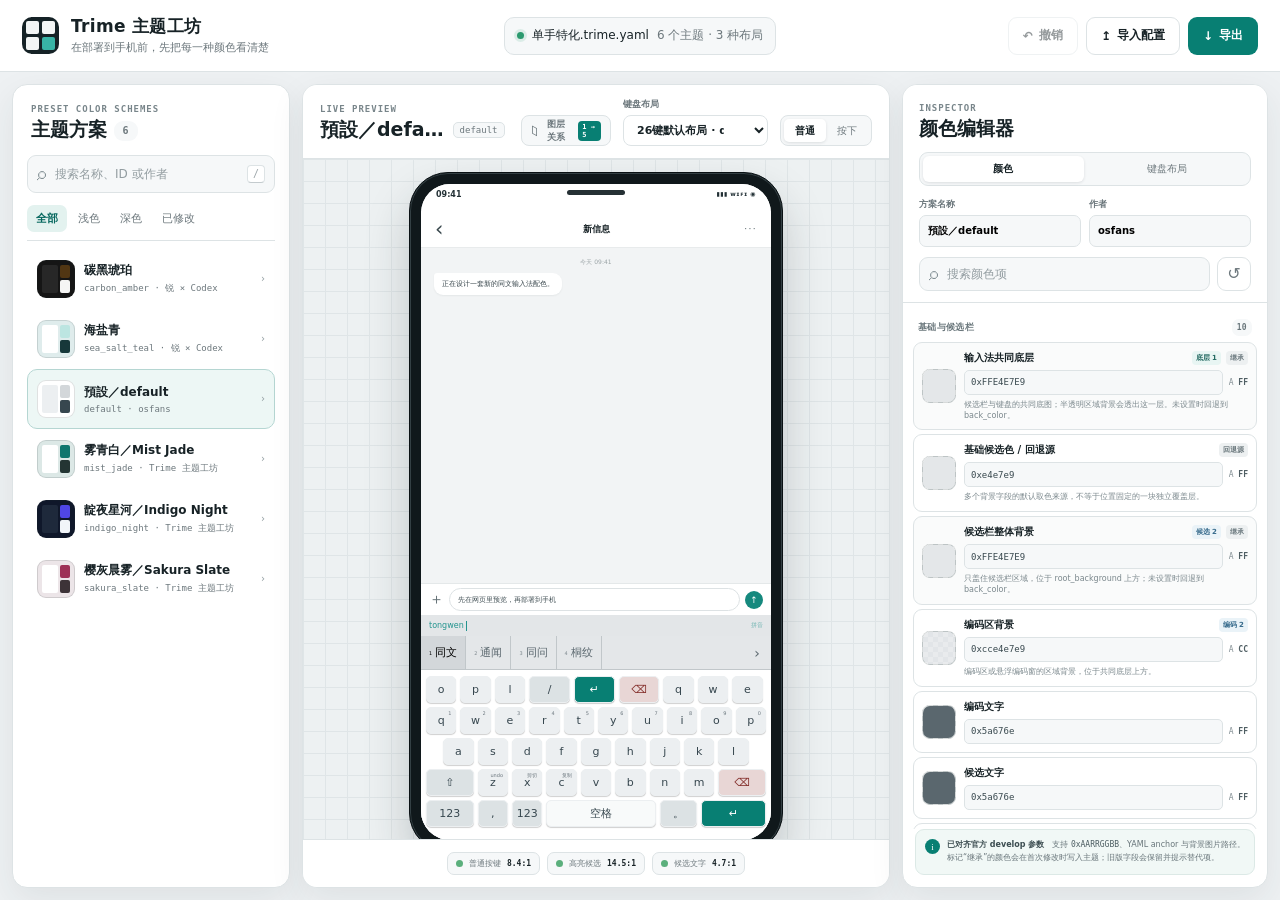
<file: index.html>
<!doctype html>
<html lang="zh-CN">
<head>
  <meta charset="UTF-8">
  <meta name="viewport" content="width=device-width, initial-scale=1.0">
  <meta name="color-scheme" content="light">
  <title>Trime 主题工坊</title>
  <link rel="stylesheet" href="styles.css">
</head>
<body>
  <header class="app-header">
    <div class="brand">
      <span class="brand-mark" aria-hidden="true">
        <i></i><i></i><i></i><i></i>
      </span>
      <div>
        <h1>Trime 主题工坊</h1>
        <p>在部署到手机前，先把每一种颜色看清楚</p>
      </div>
    </div>

    <div class="header-source" title="当前载入的 Trime 配置">
      <span class="status-dot"></span>
      <span id="sourceName">trime.yaml</span>
      <span class="source-meta" id="sourceMeta">正在读取…</span>
    </div>

    <div class="header-actions">
      <button class="button button-ghost" id="undoButton" type="button" disabled title="撤销 (Ctrl+Z)">
        <span aria-hidden="true">↶</span> 撤销
      </button>
      <button class="button button-ghost" id="importButton" type="button">
        <span aria-hidden="true">↥</span> 导入配置
      </button>
      <button class="button button-primary" id="exportButton" type="button">
        <span aria-hidden="true">↓</span> 导出
      </button>
    </div>
  </header>

  <div class="android-rime-bar" id="androidRimeBar" hidden>
    <div class="android-file-actions">
      <button class="button button-ghost" id="androidOpenFileButton" type="button">
        <span aria-hidden="true">↥</span> 打开配置
      </button>
      <button class="button button-ghost" id="androidOpenFolderButton" type="button">
        <span aria-hidden="true">▣</span> 授权 Rime 文件夹
      </button>
      <select class="android-file-select" id="androidFileSelect" aria-label="Rime 配置文件" hidden></select>
      <button class="button button-primary" id="androidSaveButton" type="button">
        <span aria-hidden="true">✓</span> 保存回文件
      </button>
      <button class="button button-ghost" id="androidSaveAsButton" type="button">
        <span aria-hidden="true">↓</span> 另存为
      </button>
    </div>
    <span class="android-file-status" id="androidFileStatus">等待选择 Rime 配置</span>
  </div>

  <main class="workspace">
    <aside class="panel themes-panel" aria-label="主题方案">
      <div class="panel-heading">
        <div>
          <span class="eyebrow">PRESET COLOR SCHEMES</span>
          <h2>主题方案 <span class="count-badge" id="themeCount">0</span></h2>
        </div>
      </div>

      <label class="search-box">
        <span aria-hidden="true">⌕</span>
        <input id="themeSearch" type="search" placeholder="搜索名称、ID 或作者">
        <kbd>/</kbd>
      </label>

      <div class="filter-tabs" id="themeFilters" role="tablist" aria-label="筛选主题">
        <button class="filter-tab active" type="button" data-filter="all">全部</button>
        <button class="filter-tab" type="button" data-filter="light">浅色</button>
        <button class="filter-tab" type="button" data-filter="dark">深色</button>
        <button class="filter-tab" type="button" data-filter="changed">已修改</button>
      </div>

      <div class="theme-list" id="themeList"></div>
      <div class="empty-state" id="themeEmpty" hidden>
        <span>没有匹配的主题</span>
        <button class="text-button" id="clearSearchButton" type="button">清除筛选</button>
      </div>
    </aside>

    <section class="preview-panel" aria-label="键盘实时预览">
      <div class="preview-toolbar">
        <div class="active-theme-title">
          <span class="eyebrow">LIVE PREVIEW</span>
          <h2 id="previewThemeName">—</h2>
          <span class="theme-id" id="previewThemeId">—</span>
        </div>

        <div class="preview-controls">
          <details class="layer-guide" id="layerGuide">
            <summary title="查看 Trime 颜色由底到顶的覆盖关系">
              <span class="layer-guide-symbol" aria-hidden="true">▱</span>
              <span>图层关系</span>
              <b>1 → 5</b>
            </summary>
            <div class="layer-guide-popover">
              <header>
                <div>
                  <span class="eyebrow">BOTTOM → TOP</span>
                  <h3>颜色覆盖顺序</h3>
                </div>
                <small>半透明上层会透出下层</small>
              </header>

              <div class="layer-root-card">
                <b>1</b>
                <div>
                  <span>共同最底层</span>
                  <code>root_background</code>
                  <small>覆盖候选栏与键盘的整块输入法区域</small>
                </div>
              </div>

              <div class="layer-branches">
                <section>
                  <h4>候选栏分支</h4>
                  <ol>
                    <li><b>2</b><code>candidate_background</code><span>候选栏整区</span></li>
                    <li><b>3</b><code>hilited_candidate_back_color</code><span>选中候选块</span></li>
                    <li><b>4</b><code>*_text_color / label_color</code><span>文字、注释、序号</span></li>
                  </ol>
                </section>
                <section>
                  <h4>键盘分支</h4>
                  <ol>
                    <li><b>2</b><code>keyboard_back_color</code><span>键盘整区</span></li>
                    <li><b>3</b><code>key_back_color / on / off</code><span>单个按键</span></li>
                    <li><b>4</b><code>hilited_key_*</code><span>按下时替换按键状态</span></li>
                    <li><b>5</b><code>preview_* / popup_*</code><span>按键提示浮层（依版本）</span></li>
                  </ol>
                </section>
              </div>

              <div class="layer-preedit-path">
                <span>编码区</span>
                <code>root_background</code><i>→</i><code>text_back_color</code><i>→</i><code>hilited_back_color / text_color</code>
              </div>
              <p class="layer-fallback-note"><code>back_color</code> 是常用回退源，不是位置固定的一块独立图层。</p>
            </div>
          </details>
          <label class="select-control">
            <span>键盘布局</span>
            <select id="layoutSelect"></select>
          </label>
          <div class="view-toggle" role="group" aria-label="预览状态">
            <button class="active" type="button" data-preview-state="normal">普通</button>
            <button type="button" data-preview-state="pressed">按下</button>
          </div>
        </div>
      </div>

      <div class="preview-stage">
        <div class="phone-shell" id="phoneShell">
          <div class="phone-speaker" aria-hidden="true"></div>
          <div class="phone-screen">
            <div class="phone-status">
              <span>09:41</span>
              <span class="phone-status-icons">▮▮▮ ᴡɪꜰɪ ◉</span>
            </div>

            <div class="demo-app">
              <div class="demo-app-bar">
                <button type="button" aria-label="返回">‹</button>
                <strong>新信息</strong>
                <span>···</span>
              </div>
              <div class="message-canvas">
                <div class="message-time">今天 09:41</div>
                <div class="message-bubble">正在设计一套新的同文输入法配色。</div>
              </div>
              <div class="message-composer">
                <span class="composer-plus">＋</span>
                <input id="demoTextInput" value="先在网页里预览，再部署到手机" aria-label="预览文字">
                <span>↑</span>
              </div>
            </div>

            <div class="ime" id="imePreview">
              <div class="preedit-row">
                <span id="preeditText">tongwen</span>
                <span class="preedit-caret"></span>
                <span class="preedit-hint">拼音</span>
              </div>
              <div class="candidate-row" id="candidateRow"></div>
              <div class="keyboard" id="keyboardPreview"></div>
            </div>
          </div>
          <div class="phone-home" aria-hidden="true"></div>
        </div>
      </div>

      <div class="preview-insights" id="contrastInsights" aria-label="颜色对比度"></div>
    </section>

    <aside class="panel editor-panel" aria-label="主题与键盘布局编辑器">
      <div class="editor-sticky-head">
        <div class="panel-heading editor-heading">
          <div>
            <span class="eyebrow">INSPECTOR</span>
            <h2 id="inspectorTitle">颜色编辑器</h2>
          </div>
          <span class="dirty-badge" id="dirtyBadge" hidden>已修改</span>
        </div>

        <div class="inspector-tabs" role="tablist" aria-label="编辑器模式">
          <button class="active" type="button" data-inspector-mode="color">颜色</button>
          <button type="button" data-inspector-mode="layout">键盘布局</button>
        </div>

        <div id="colorInspectorHead">
          <div class="theme-fields">
            <label>
              <span>方案名称</span>
              <input id="themeNameInput" type="text" autocomplete="off">
            </label>
            <label>
              <span>作者</span>
              <input id="themeAuthorInput" type="text" autocomplete="off">
            </label>
          </div>

          <div class="editor-tools">
            <label class="search-box compact">
              <span aria-hidden="true">⌕</span>
              <input id="colorSearch" type="search" placeholder="搜索颜色项">
            </label>
            <button class="icon-button" id="resetThemeButton" type="button" title="重置当前主题">↺</button>
          </div>
        </div>

        <div id="layoutInspectorHead" hidden>
          <div class="layout-head-summary">
            <span>
              <small>正在编辑</small>
              <strong id="layoutEditorName">—</strong>
            </span>
            <b id="layoutKeyCount">0 键</b>
          </div>
          <div class="layout-head-actions">
            <button class="button button-primary" id="addKeyButton" type="button">＋ 添加按键</button>
            <button class="icon-button" id="resetLayoutButton" type="button" title="重置当前布局">↺</button>
          </div>
        </div>
      </div>

      <div class="inspector-body color-inspector-body" id="colorInspectorBody">
        <div class="color-editor" id="colorEditor"></div>
        <div class="editor-empty" id="colorEmpty" hidden>没有匹配的颜色项</div>

        <div class="editor-tip">
          <span aria-hidden="true">i</span>
          <p><strong>已对齐官方 develop 参数</strong>　支持 <code>0xAARRGGBB</code>、YAML anchor 与背景图片路径。标记“继承”的颜色会在首次修改时写入主题；旧版字段会保留并提示替代项。</p>
        </div>
      </div>

      <div class="inspector-body layout-inspector-body" id="layoutInspectorBody" hidden>
        <section class="selected-key-card">
          <div class="selected-key-heading">
            <div>
              <span class="eyebrow">SELECTED KEY</span>
              <h3 id="selectedKeyTitle">选择一个按键</h3>
            </div>
            <span id="selectedKeyPosition">—</span>
          </div>

          <div class="key-property-grid">
            <label class="field-wide">
              <span>点击动作 / click</span>
              <input data-key-prop="click" type="text" autocomplete="off" placeholder="例如 a、BackSpace、Return">
            </label>
            <label>
              <span>显示文字 / label</span>
              <input data-key-prop="label" type="text" autocomplete="off" placeholder="可留空">
            </label>
            <label>
              <span>宽度 / width (%)</span>
              <input data-key-prop="width" type="number" min="1" max="100" step="0.5">
            </label>
            <label class="field-wide">
              <span>长按 / long_click</span>
              <input data-key-prop="long_click" type="text" autocomplete="off" placeholder="可留空">
            </label>
            <label>
              <span>上滑 / swipe_up</span>
              <input data-key-prop="swipe_up" type="text" autocomplete="off">
            </label>
            <label>
              <span>下滑 / swipe_down</span>
              <input data-key-prop="swipe_down" type="text" autocomplete="off">
            </label>
            <label>
              <span>左滑 / swipe_left</span>
              <input data-key-prop="swipe_left" type="text" autocomplete="off">
            </label>
            <label>
              <span>右滑 / swipe_right</span>
              <input data-key-prop="swipe_right" type="text" autocomplete="off">
            </label>
          </div>

          <div class="selected-key-actions">
            <button class="button button-ghost" type="button" data-key-move="-1">← 前移</button>
            <button class="button button-ghost" type="button" data-key-move="1">后移 →</button>
            <button class="button button-danger" id="deleteKeyButton" type="button">删除按键</button>
          </div>
        </section>

        <section class="key-order-section">
          <div class="key-order-heading">
            <strong>按键顺序</strong>
            <small>点击选择，也可以直接拖动中间预览里的按键</small>
          </div>
          <div class="key-order-list" id="keyOrderList"></div>
        </section>

        <div class="editor-tip layout-tip">
          <span aria-hidden="true">i</span>
          <p><strong>位置由顺序和宽度共同决定</strong>　布局会按宽度累计到 100% 后自动换行。拖动按键可以跨行移动；修改宽度可以控制留白、缩进和功能键占位。</p>
        </div>
      </div>
    </aside>
  </main>

  <input id="fileInput" type="file" accept=".yaml,.yml,.trime.yaml,text/yaml" hidden>

  <div class="drop-overlay" id="dropOverlay" hidden>
    <div>
      <span class="drop-icon">↥</span>
      <strong>放开以载入 Trime 配置</strong>
      <small>支持 .yaml / .yml，原文件不会被改写</small>
    </div>
  </div>

  <dialog class="export-dialog" id="exportDialog">
    <form method="dialog">
      <div class="dialog-head">
        <div>
          <span class="eyebrow">EXPORT</span>
          <h2>把调整带回 Trime</h2>
        </div>
        <button class="dialog-close" value="cancel" aria-label="关闭">×</button>
      </div>
      <div class="export-options">
        <button class="export-option" id="downloadFullButton" type="button">
          <span class="export-option-icon">Y</span>
          <span>
            <strong>下载完整配置</strong>
            <small>保留其余配置与注释，写入改过的颜色和键盘布局</small>
          </span>
          <b>推荐</b>
        </button>
        <button class="export-option" id="copySchemeButton" type="button">
          <span class="export-option-icon">{ }</span>
          <span>
            <strong>复制当前主题 YAML</strong>
            <small>适合粘贴到 preset_color_schemes 中</small>
          </span>
        </button>
        <button class="export-option" id="downloadSchemeButton" type="button">
          <span class="export-option-icon">↓</span>
          <span>
            <strong>下载当前主题片段</strong>
            <small>只包含当前方案，方便分享配色</small>
          </span>
        </button>
      </div>
      <div class="dialog-summary">
        <span id="exportSummary">尚未修改任何内容</span>
        <button class="text-button" id="resetAllButton" type="button">放弃全部修改</button>
      </div>
    </form>
  </dialog>

  <div class="toast" id="toast" role="status" aria-live="polite"></div>

  <script src="bundled-config.js"></script>
  <script src="app.js"></script>
</body>
</html>
</file>
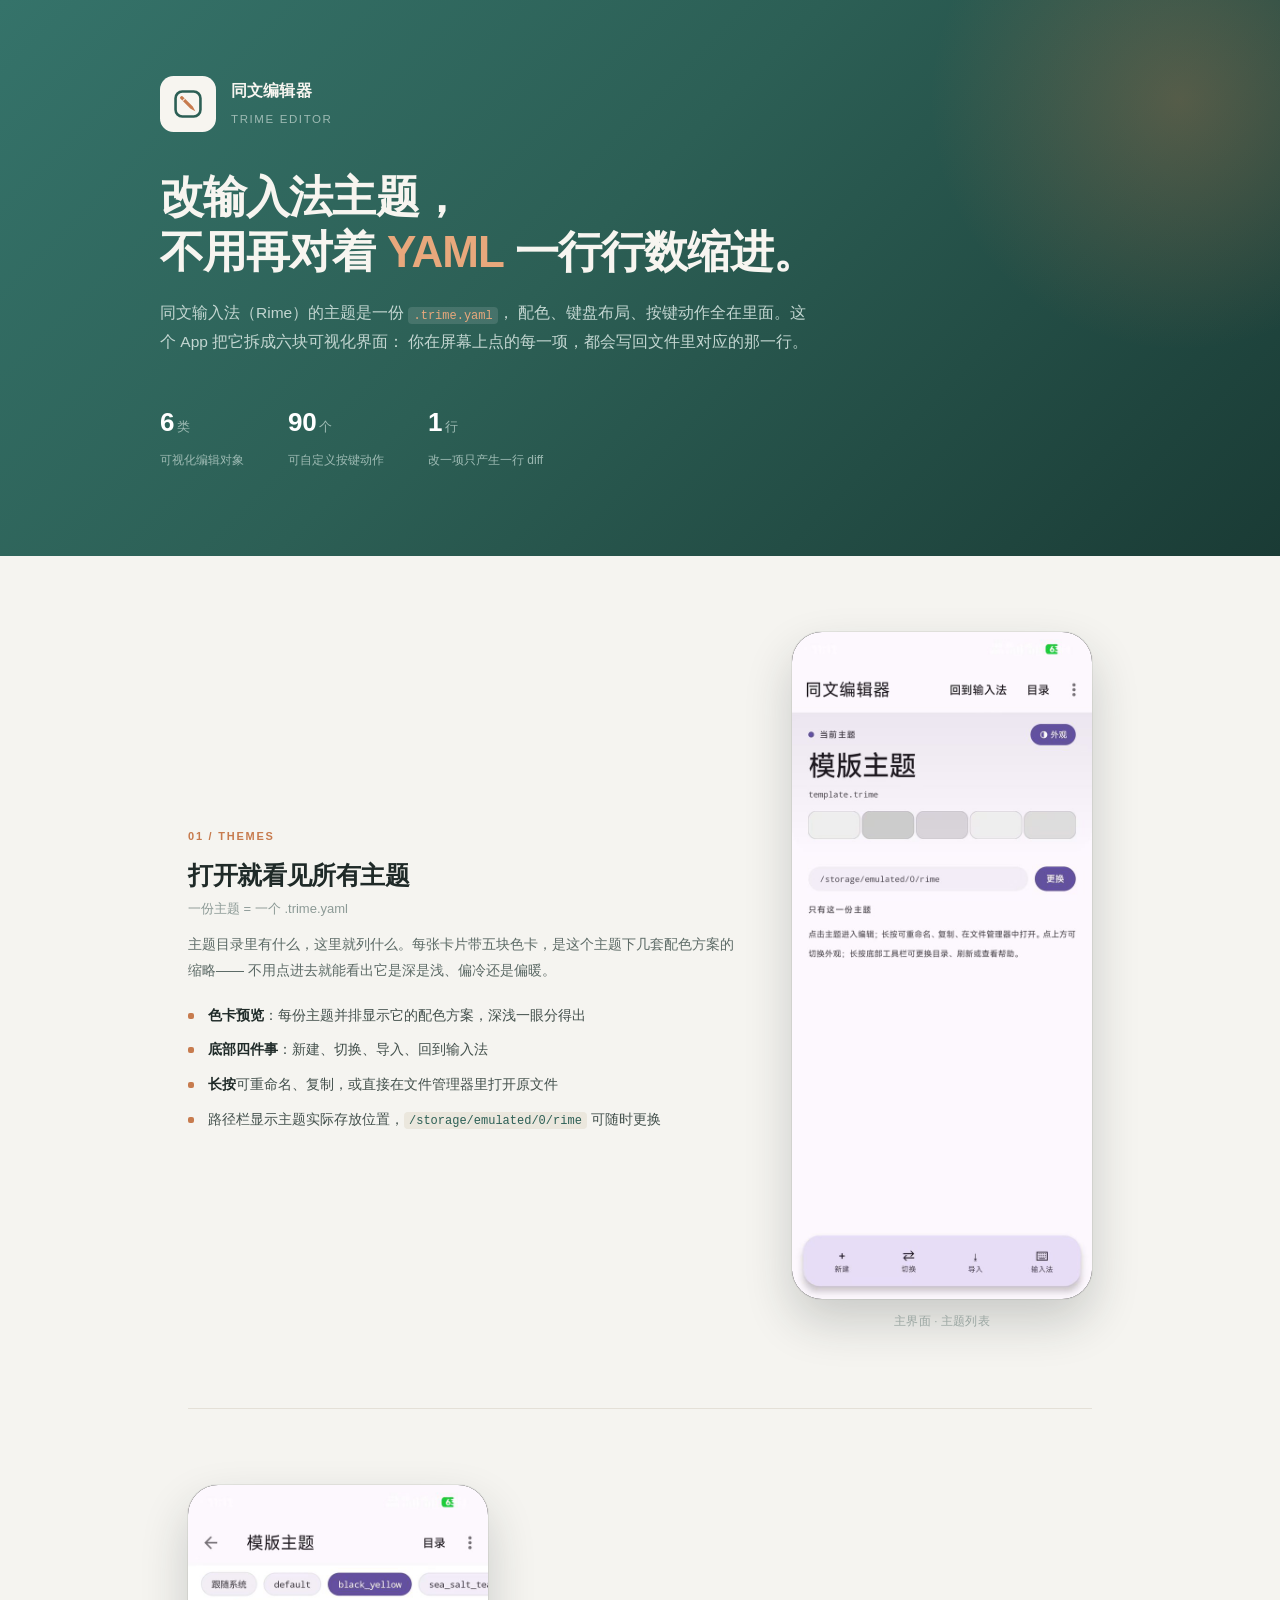
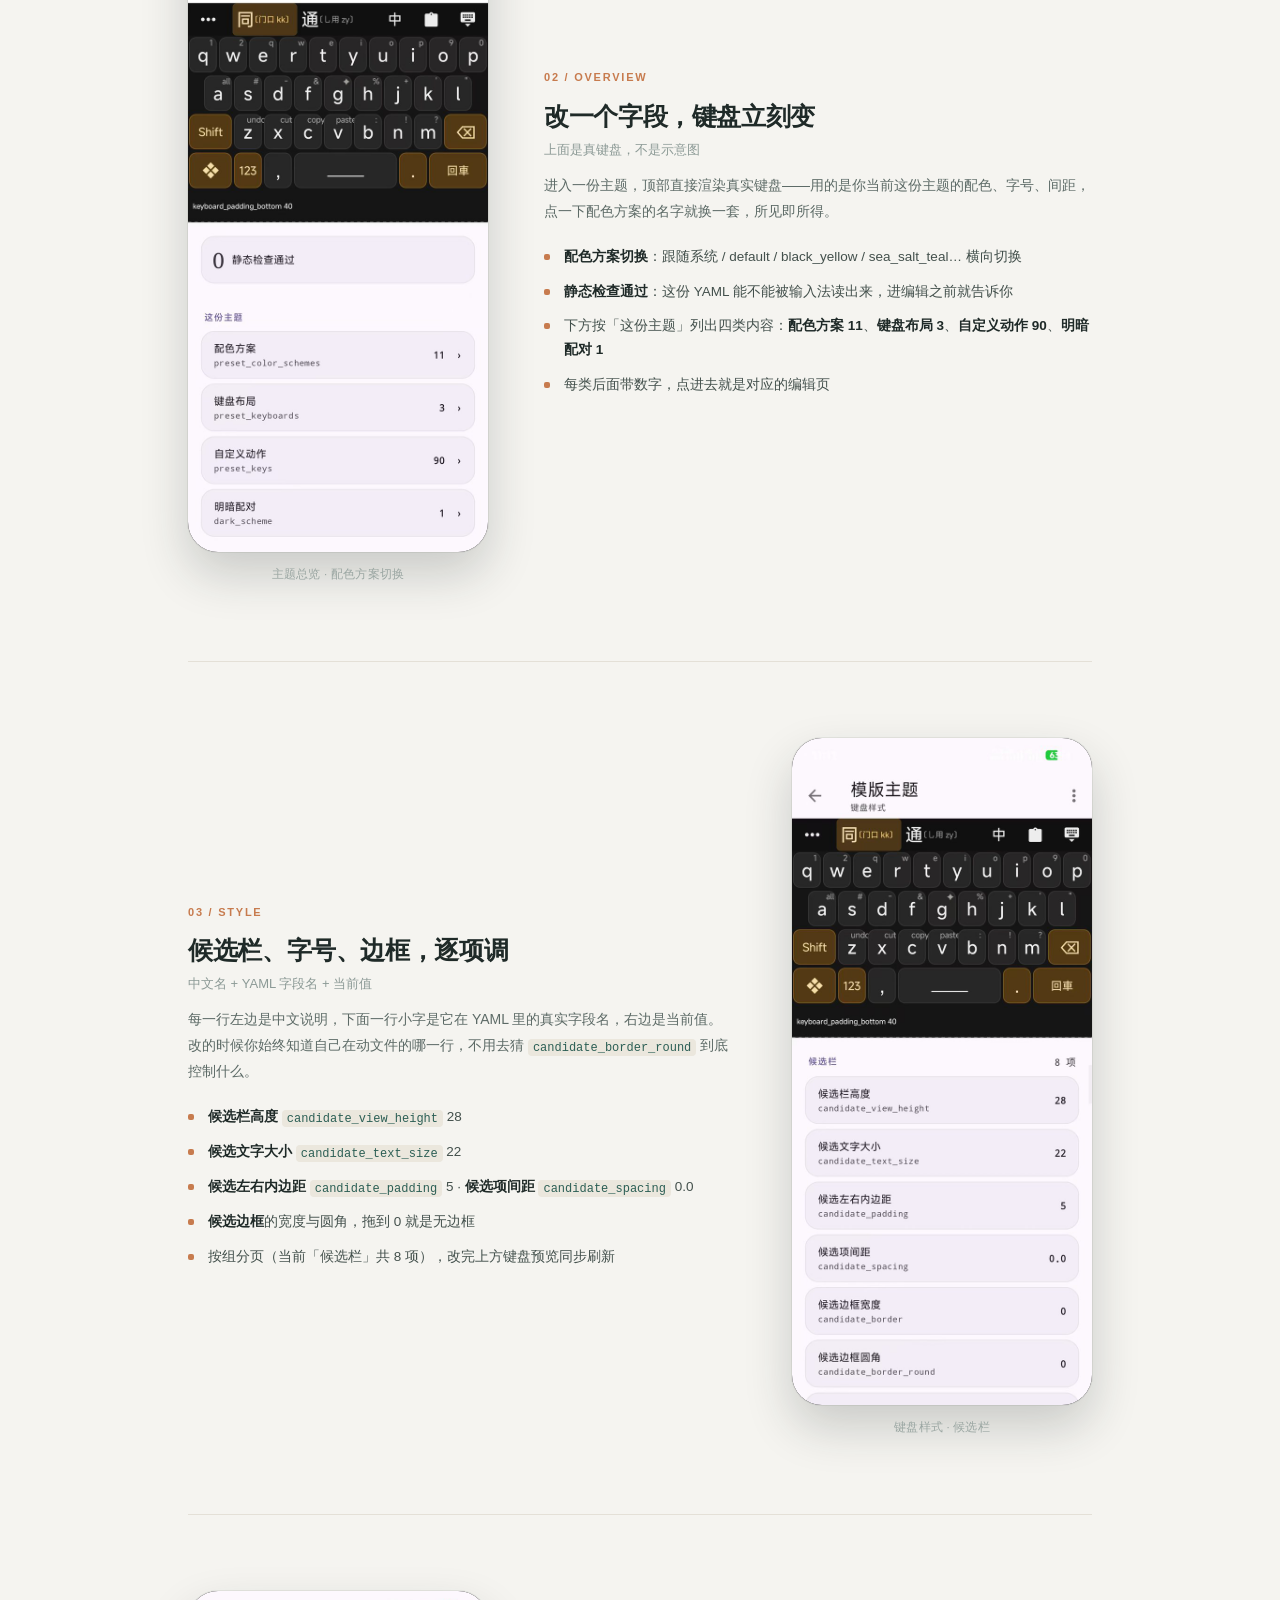
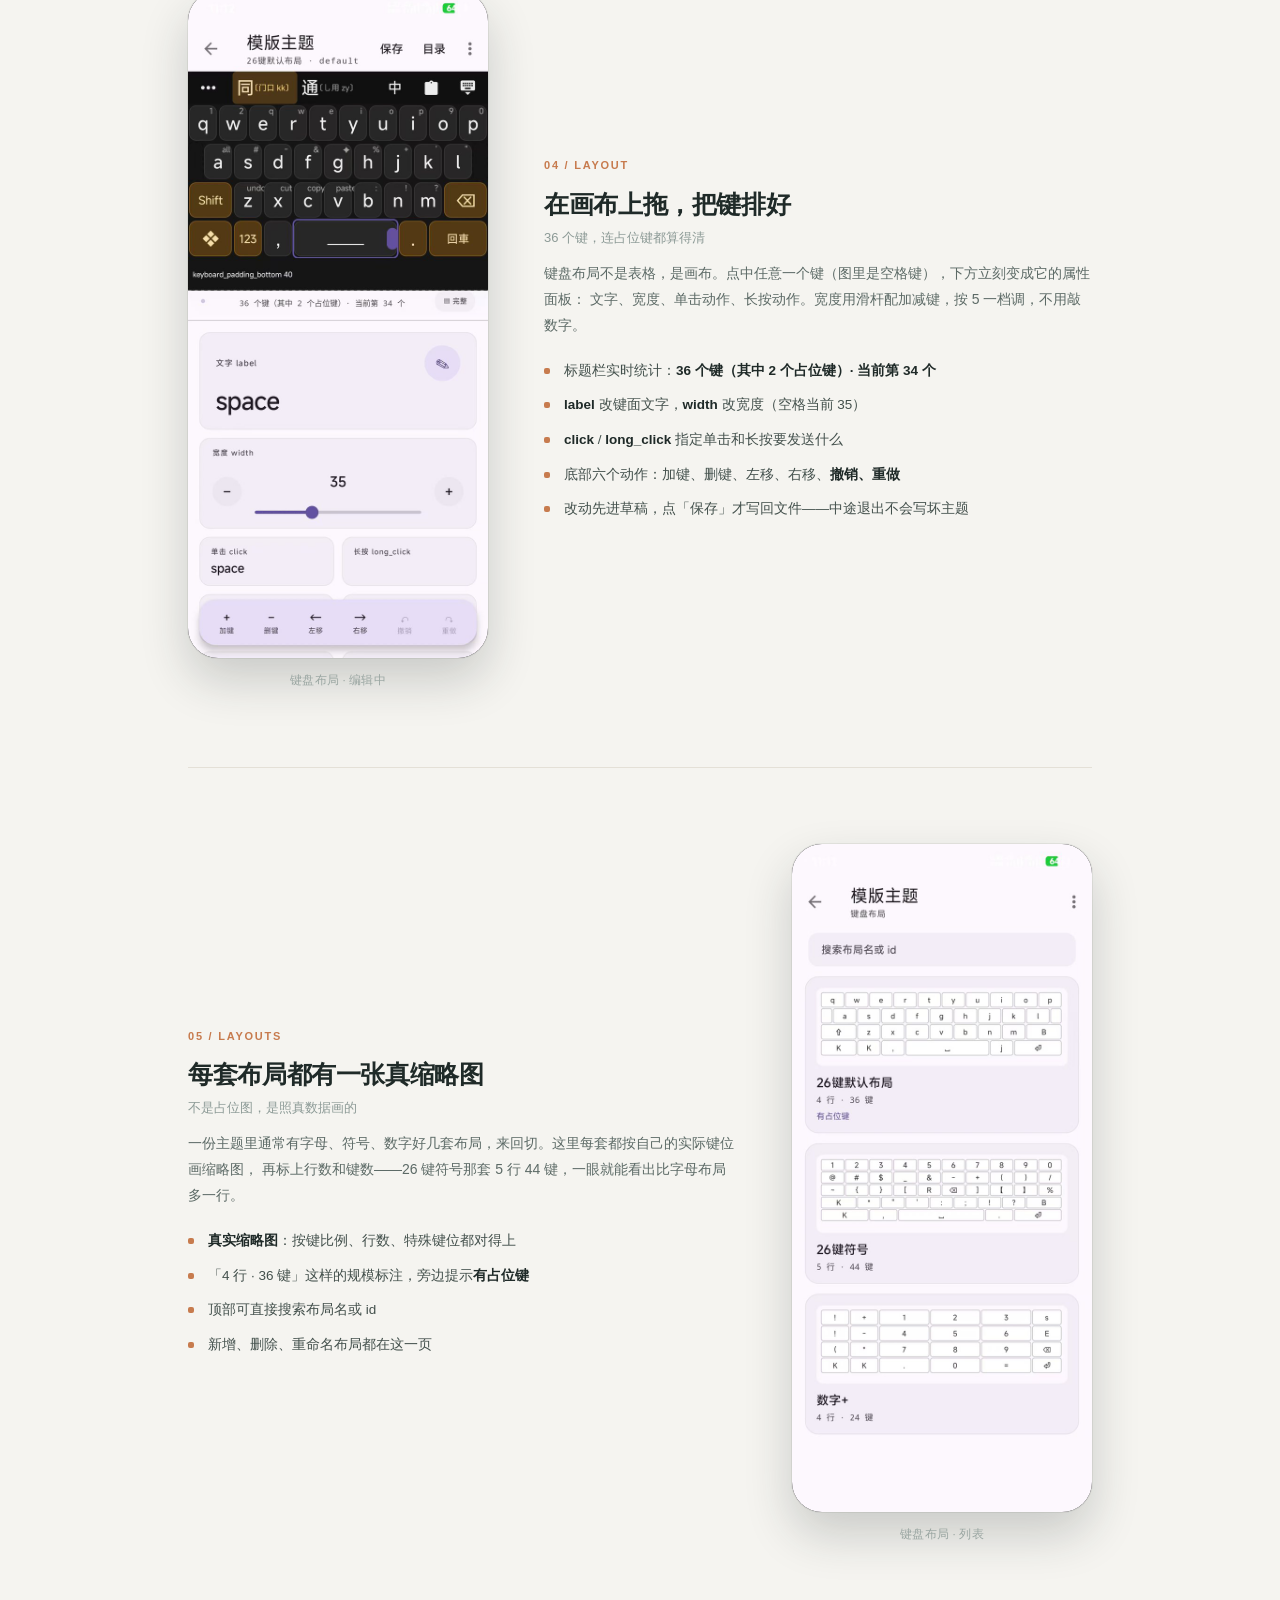
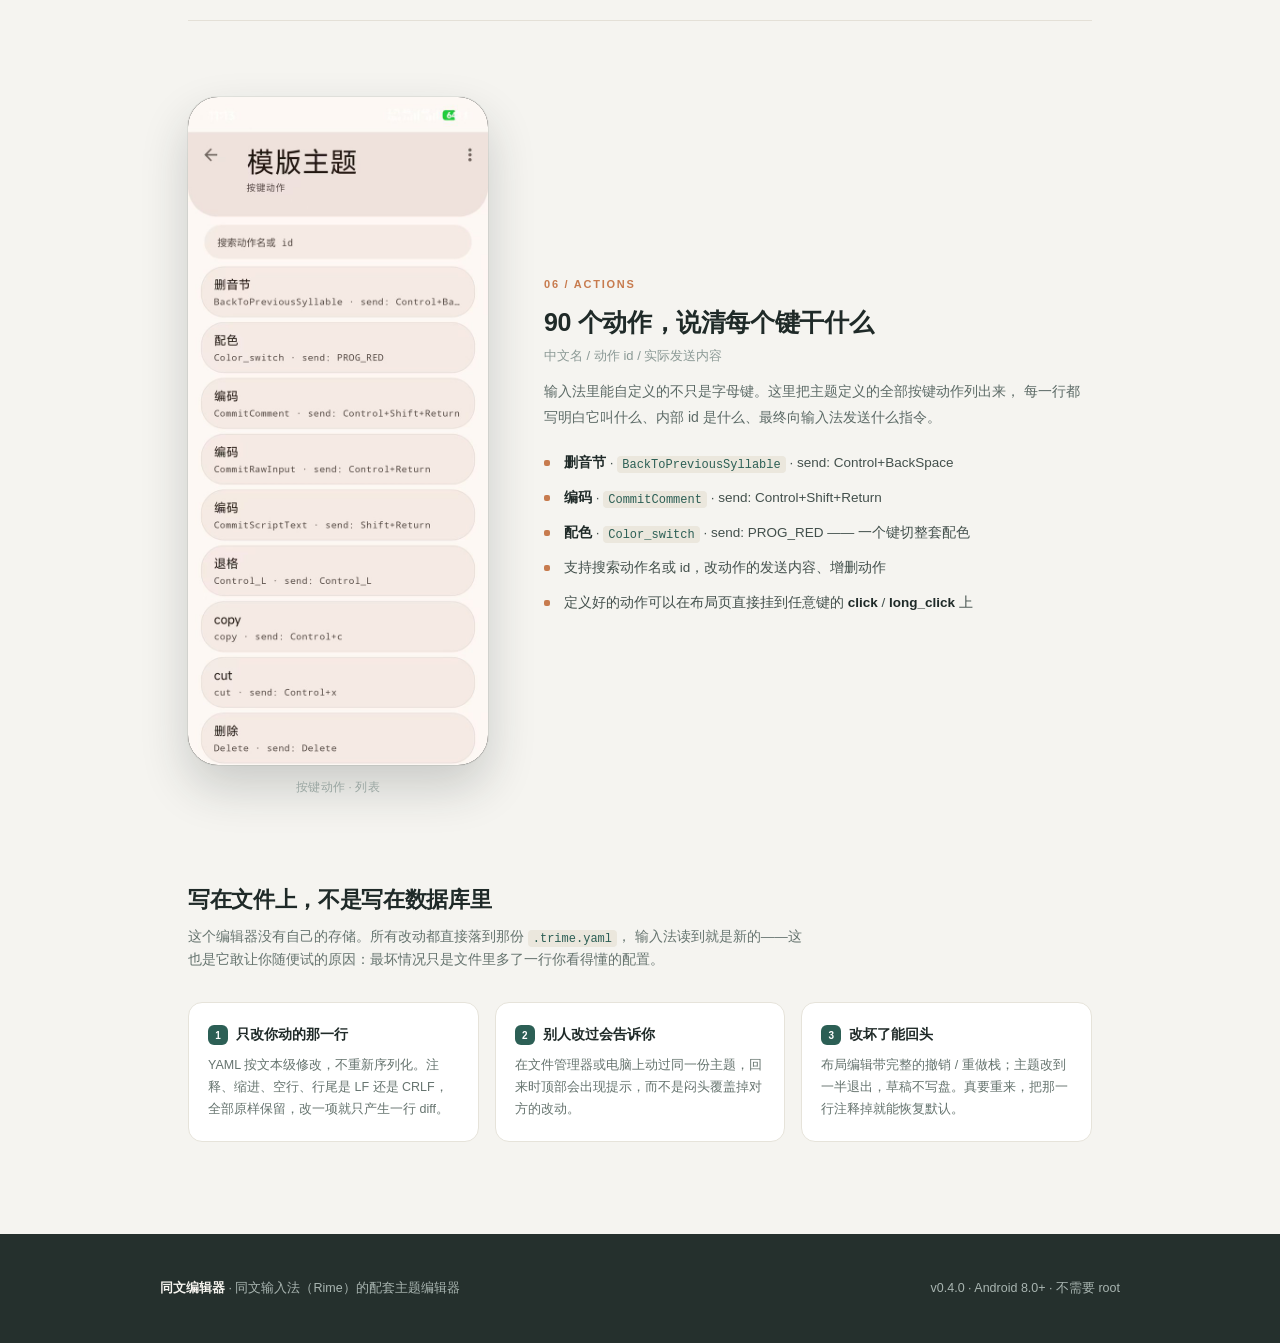
<file: android/doc/intro/index.html>
<!DOCTYPE html>
<html lang="zh-CN">
<head>
<meta charset="utf-8">
<meta name="viewport" content="width=device-width,initial-scale=1">
<title>同文编辑器 · 在手机上改输入法主题</title>
<style>
  *{box-sizing:border-box}
  html{scroll-behavior:smooth}
  html,body{margin:0}
  body{
    background:#F5F4F0;color:#1F2A28;
    font-family:-apple-system,BlinkMacSystemFont,"Segoe UI","PingFang SC","Microsoft YaHei",sans-serif;
    -webkit-font-smoothing:antialiased;line-height:1.7;
  }
  a{color:inherit}

  /* ---------- hero ---------- */
  .hero{
    position:relative;overflow:hidden;
    background:linear-gradient(135deg,#35736A 0%,#2C5F55 45%,#1A3B35 100%);
    color:#F7F5F0;
    padding:76px 28px 84px;
  }
  .hero::after{
    content:'';position:absolute;right:-160px;top:-160px;
    width:520px;height:520px;border-radius:50%;
    background:radial-gradient(circle,rgba(199,123,78,.30),transparent 68%);
    pointer-events:none;
  }
  .hero-in{max-width:960px;margin:0 auto;position:relative}
  .brand{display:flex;align-items:center;gap:15px;margin-bottom:38px}
  .brand svg{width:56px;height:56px;flex:none}
  .brand-tx b{display:block;font-size:16px;font-weight:700;letter-spacing:.01em}
  .brand-tx span{font-size:11.5px;color:#9DBAB3;letter-spacing:.14em}

  .hero h1{
    font-size:44px;line-height:1.24;margin:0 0 20px;font-weight:700;
    letter-spacing:-.02em;max-width:760px;
  }
  .hero h1 em{font-style:normal;color:#E8A87C}
  .hero p.lead{
    margin:0;font-size:15.5px;line-height:1.85;color:#C3D6D1;max-width:660px;
  }
  .stats{display:flex;flex-wrap:wrap;gap:44px;margin-top:44px}
  .stat b{display:block;font-size:26px;font-weight:700;letter-spacing:-.01em;color:#FFF}
  .stat b i{font-style:normal;font-size:13px;color:#9DBAB3;margin-left:3px;font-weight:500}
  .stat span{font-size:12px;color:#9DBAB3}

  /* ---------- sections ---------- */
  main{max-width:960px;margin:0 auto;padding:0 28px}
  .sec{
    display:grid;grid-template-columns:1fr 300px;gap:56px;
    align-items:center;padding:76px 0;border-bottom:1px solid #E4E0D7;
  }
  .sec:last-of-type{border-bottom:none}
  .sec:nth-of-type(even){grid-template-columns:300px 1fr}
  .sec:nth-of-type(even) .txt{order:2}
  .sec:nth-of-type(even) .shot{order:1}

  .txt{min-width:0}
  .idx{
    display:inline-block;font-size:11px;font-weight:700;letter-spacing:.16em;
    color:#C77B4E;margin-bottom:12px;
  }
  .sec h2{
    font-size:25px;line-height:1.4;margin:0 0 14px;font-weight:700;letter-spacing:-.015em;
  }
  .sec h2 small{
    display:block;font-size:13px;font-weight:500;color:#8C9A96;
    margin-top:7px;letter-spacing:0;
  }
  .sec p.desc{margin:0 0 20px;font-size:14px;line-height:1.85;color:#5C6A66}

  ul.feat{margin:0;padding:0;list-style:none}
  ul.feat li{
    position:relative;padding-left:20px;margin-bottom:11px;
    font-size:13.5px;line-height:1.75;color:#43504C;
  }
  ul.feat li::before{
    content:'';position:absolute;left:0;top:9px;
    width:6px;height:6px;border-radius:2px;background:#C77B4E;
  }
  ul.feat li b{font-weight:650;color:#1F2A28}
  code{
    font-family:ui-monospace,SFMono-Regular,Menlo,Consolas,monospace;
    font-size:12px;background:#EBE7DD;color:#2C5F55;
    padding:1.5px 5px;border-radius:4px;white-space:nowrap;
  }

  .shot{width:300px}
  .frame{
    border-radius:30px;overflow:hidden;background:#000;
    box-shadow:0 22px 48px rgba(31,42,40,.20),0 0 0 1px rgba(31,42,40,.07);
    transition:transform .25s ease;
  }
  .frame:hover{transform:translateY(-6px)}
  .frame img{display:block;width:100%;height:auto}
  .cap{
    margin:13px 0 0;font-size:11.5px;color:#9AA6A2;text-align:center;letter-spacing:.02em;
  }

  /* ---------- principles ---------- */
  .principles{
    max-width:960px;margin:0 auto;padding:8px 28px 92px;
  }
  .principles h2{
    font-size:22px;margin:0 0 8px;font-weight:700;letter-spacing:-.015em;
  }
  .principles > p{margin:0 0 30px;font-size:13.5px;color:#66746F;max-width:620px}
  .cards{display:grid;grid-template-columns:repeat(auto-fit,minmax(240px,1fr));gap:16px}
  .card{
    background:#FFF;border:1px solid #E6E3DA;border-radius:14px;padding:20px 19px;
  }
  .card h3{margin:0 0 8px;font-size:14px;font-weight:650;display:flex;align-items:center;gap:8px}
  .card h3 span{
    width:20px;height:20px;border-radius:6px;background:#2C5F55;color:#fff;
    font-size:10px;display:inline-flex;align-items:center;justify-content:center;flex:none;
  }
  .card p{margin:0;font-size:12.5px;line-height:1.75;color:#66746F}

  /* ---------- footer ---------- */
  footer{
    background:#25302D;color:#A9B5B1;padding:44px 28px;
  }
  .foot-in{
    max-width:960px;margin:0 auto;
    display:flex;flex-wrap:wrap;gap:20px;align-items:center;justify-content:space-between;
    font-size:12.5px;
  }
  .foot-in b{color:#F7F5F0;font-weight:650}

  @media (max-width:880px){
    .hero{padding:54px 20px 60px}
    .hero h1{font-size:31px}
    .stats{gap:30px}
    main,.principles{padding-left:20px;padding-right:20px}
    .sec,.sec:nth-of-type(even){
      grid-template-columns:1fr;gap:30px;padding:52px 0;
    }
    .sec:nth-of-type(even) .txt,.sec:nth-of-type(even) .shot{order:0}
    .shot{width:100%;max-width:290px;margin:0 auto}
    .sec h2{font-size:21px}
  }
</style>
</head>
<body>

<header class="hero">
  <div class="hero-in">
    <div class="brand">
      <!-- 与 App 图标同一套几何：键帽轮廓 + 45° 铅笔，这里换成反白配色 -->
      <svg viewBox="0 0 108 108" xmlns="http://www.w3.org/2000/svg" aria-label="同文编辑器图标">
        <rect width="108" height="108" rx="26" fill="#F7F5F0"/>
        <path d="M43,30 L65,30 A13,13 0 0 1 78,43 L78,65 A13,13 0 0 1 65,78 L43,78 A13,13 0 0 1 30,65 L30,43 A13,13 0 0 1 43,30 Z"
              fill="none" stroke="#2C5F55" stroke-width="5"/>
        <g transform="rotate(-45 54 54)">
          <path d="M53,34 L55,34 A2,2 0 0 1 57,36 L57,64 L54,74 L51,64 L51,36 A2,2 0 0 1 53,34 Z" fill="#C77B4E"/>
          <path d="M51,41.5 L57,41.5 L57,43.3 L51,43.3 Z" fill="#F7F5F0"/>
        </g>
      </svg>
      <div class="brand-tx">
        <b>同文编辑器</b>
        <span>TRIME EDITOR</span>
      </div>
    </div>

    <h1>改输入法主题，<br>不用再对着 <em>YAML</em> 一行行数缩进。</h1>
    <p class="lead">
      同文输入法（Rime）的主题是一份 <code style="background:rgba(255,255,255,.12);color:#E8A87C">.trime.yaml</code>，
      配色、键盘布局、按键动作全在里面。这个 App 把它拆成六块可视化界面：
      你在屏幕上点的每一项，都会写回文件里对应的那一行。
    </p>

    <div class="stats">
      <div class="stat"><b>6<i>类</i></b><span>可视化编辑对象</span></div>
      <div class="stat"><b>90<i>个</i></b><span>可自定义按键动作</span></div>
      <div class="stat"><b>1<i>行</i></b><span>改一项只产生一行 diff</span></div>
    </div>
  </div>
</header>

<main>

  <section class="sec">
    <div class="txt">
      <div class="idx">01 / THEMES</div>
      <h2>打开就看见所有主题
        <small>一份主题 = 一个 .trime.yaml</small>
      </h2>
      <p class="desc">
        主题目录里有什么，这里就列什么。每张卡片带五块色卡，是这个主题下几套配色方案的缩略——
        不用点进去就能看出它是深是浅、偏冷还是偏暖。
      </p>
      <ul class="feat">
        <li><b>色卡预览</b>：每份主题并排显示它的配色方案，深浅一眼分得出</li>
        <li><b>底部四件事</b>：新建、切换、导入、回到输入法</li>
        <li><b>长按</b>可重命名、复制，或直接在文件管理器里打开原文件</li>
        <li>路径栏显示主题实际存放位置，<code>/storage/emulated/0/rime</code> 可随时更换</li>
      </ul>
    </div>
    <div class="shot">
      <div class="frame"><img src="img/main.jpg" alt="同文编辑器主界面：主题列表与色卡预览"></div>
      <p class="cap">主界面 · 主题列表</p>
    </div>
  </section>

  <section class="sec">
    <div class="txt">
      <div class="idx">02 / OVERVIEW</div>
      <h2>改一个字段，键盘立刻变
        <small>上面是真键盘，不是示意图</small>
      </h2>
      <p class="desc">
        进入一份主题，顶部直接渲染真实键盘——用的是你当前这份主题的配色、字号、间距，
        点一下配色方案的名字就换一套，所见即所得。
      </p>
      <ul class="feat">
        <li><b>配色方案切换</b>：跟随系统 / default / black_yellow / sea_salt_teal… 横向切换</li>
        <li><b>静态检查通过</b>：这份 YAML 能不能被输入法读出来，进编辑之前就告诉你</li>
        <li>下方按「这份主题」列出四类内容：<b>配色方案 11</b>、<b>键盘布局 3</b>、<b>自定义动作 90</b>、<b>明暗配对 1</b></li>
        <li>每类后面带数字，点进去就是对应的编辑页</li>
      </ul>
    </div>
    <div class="shot">
      <div class="frame"><img src="img/theme.jpg" alt="主题总览：键盘预览、配色方案切换、静态检查结果"></div>
      <p class="cap">主题总览 · 配色方案切换</p>
    </div>
  </section>

  <section class="sec">
    <div class="txt">
      <div class="idx">03 / STYLE</div>
      <h2>候选栏、字号、边框，逐项调
        <small>中文名 + YAML 字段名 + 当前值</small>
      </h2>
      <p class="desc">
        每一行左边是中文说明，下面一行小字是它在 YAML 里的真实字段名，右边是当前值。
        改的时候你始终知道自己在动文件的哪一行，不用去猜 <code>candidate_border_round</code> 到底控制什么。
      </p>
      <ul class="feat">
        <li><b>候选栏高度</b> <code>candidate_view_height</code> 28</li>
        <li><b>候选文字大小</b> <code>candidate_text_size</code> 22</li>
        <li><b>候选左右内边距</b> <code>candidate_padding</code> 5 · <b>候选项间距</b> <code>candidate_spacing</code> 0.0</li>
        <li><b>候选边框</b>的宽度与圆角，拖到 0 就是无边框</li>
        <li>按组分页（当前「候选栏」共 8 项），改完上方键盘预览同步刷新</li>
      </ul>
    </div>
    <div class="shot">
      <div class="frame"><img src="img/style.jpg" alt="键盘样式编辑：候选栏参数列表"></div>
      <p class="cap">键盘样式 · 候选栏</p>
    </div>
  </section>

  <section class="sec">
    <div class="txt">
      <div class="idx">04 / LAYOUT</div>
      <h2>在画布上拖，把键排好
        <small>36 个键，连占位键都算得清</small>
      </h2>
      <p class="desc">
        键盘布局不是表格，是画布。点中任意一个键（图里是空格键），下方立刻变成它的属性面板：
        文字、宽度、单击动作、长按动作。宽度用滑杆配加减键，按 5 一档调，不用敲数字。
      </p>
      <ul class="feat">
        <li>标题栏实时统计：<b>36 个键（其中 2 个占位键）· 当前第 34 个</b></li>
        <li><b>label</b> 改键面文字，<b>width</b> 改宽度（空格当前 35）</li>
        <li><b>click</b> / <b>long_click</b> 指定单击和长按要发送什么</li>
        <li>底部六个动作：加键、删键、左移、右移、<b>撤销、重做</b></li>
        <li>改动先进草稿，点「保存」才写回文件——中途退出不会写坏主题</li>
      </ul>
    </div>
    <div class="shot">
      <div class="frame"><img src="img/layout-edit.jpg" alt="键盘布局编辑：画布选中空格键及其属性面板"></div>
      <p class="cap">键盘布局 · 编辑中</p>
    </div>
  </section>

  <section class="sec">
    <div class="txt">
      <div class="idx">05 / LAYOUTS</div>
      <h2>每套布局都有一张真缩略图
        <small>不是占位图，是照真数据画的</small>
      </h2>
      <p class="desc">
        一份主题里通常有字母、符号、数字好几套布局，来回切。这里每套都按自己的实际键位画缩略图，
        再标上行数和键数——26 键符号那套 5 行 44 键，一眼就能看出比字母布局多一行。
      </p>
      <ul class="feat">
        <li><b>真实缩略图</b>：按键比例、行数、特殊键位都对得上</li>
        <li>「4 行 · 36 键」这样的规模标注，旁边提示<b>有占位键</b></li>
        <li>顶部可直接搜索布局名或 id</li>
        <li>新增、删除、重命名布局都在这一页</li>
      </ul>
    </div>
    <div class="shot">
      <div class="frame"><img src="img/layout-list.jpg" alt="键盘布局列表：三套布局的真实缩略图"></div>
      <p class="cap">键盘布局 · 列表</p>
    </div>
  </section>

  <section class="sec">
    <div class="txt">
      <div class="idx">06 / ACTIONS</div>
      <h2>90 个动作，说清每个键干什么
        <small>中文名 / 动作 id / 实际发送内容</small>
      </h2>
      <p class="desc">
        输入法里能自定义的不只是字母键。这里把主题定义的全部按键动作列出来，
        每一行都写明白它叫什么、内部 id 是什么、最终向输入法发送什么指令。
      </p>
      <ul class="feat">
        <li><b>删音节</b> · <code>BackToPreviousSyllable</code> · send: Control+BackSpace</li>
        <li><b>编码</b> · <code>CommitComment</code> · send: Control+Shift+Return</li>
        <li><b>配色</b> · <code>Color_switch</code> · send: PROG_RED —— 一个键切整套配色</li>
        <li>支持搜索动作名或 id，改动作的发送内容、增删动作</li>
        <li>定义好的动作可以在布局页直接挂到任意键的 <b>click</b> / <b>long_click</b> 上</li>
      </ul>
    </div>
    <div class="shot">
      <div class="frame"><img src="img/key-action.jpg" alt="按键动作列表：中文名、动作 id 与发送指令"></div>
      <p class="cap">按键动作 · 列表</p>
    </div>
  </section>

</main>

<section class="principles">
  <h2>写在文件上，不是写在数据库里</h2>
  <p>
    这个编辑器没有自己的存储。所有改动都直接落到那份 <code>.trime.yaml</code>，
    输入法读到就是新的——这也是它敢让你随便试的原因：最坏情况只是文件里多了一行你看得懂的配置。
  </p>
  <div class="cards">
    <div class="card">
      <h3><span>1</span>只改你动的那一行</h3>
      <p>YAML 按文本级修改，不重新序列化。注释、缩进、空行、行尾是 LF 还是 CRLF，全部原样保留，改一项就只产生一行 diff。</p>
    </div>
    <div class="card">
      <h3><span>2</span>别人改过会告诉你</h3>
      <p>在文件管理器或电脑上动过同一份主题，回来时顶部会出现提示，而不是闷头覆盖掉对方的改动。</p>
    </div>
    <div class="card">
      <h3><span>3</span>改坏了能回头</h3>
      <p>布局编辑带完整的撤销 / 重做栈；主题改到一半退出，草稿不写盘。真要重来，把那一行注释掉就能恢复默认。</p>
    </div>
  </div>
</section>

<footer>
  <div class="foot-in">
    <div><b>同文编辑器</b> · 同文输入法（Rime）的配套主题编辑器</div>
    <div>v0.4.0 · Android 8.0+ · 不需要 root</div>
  </div>
</footer>

</body>
</html>
</file>
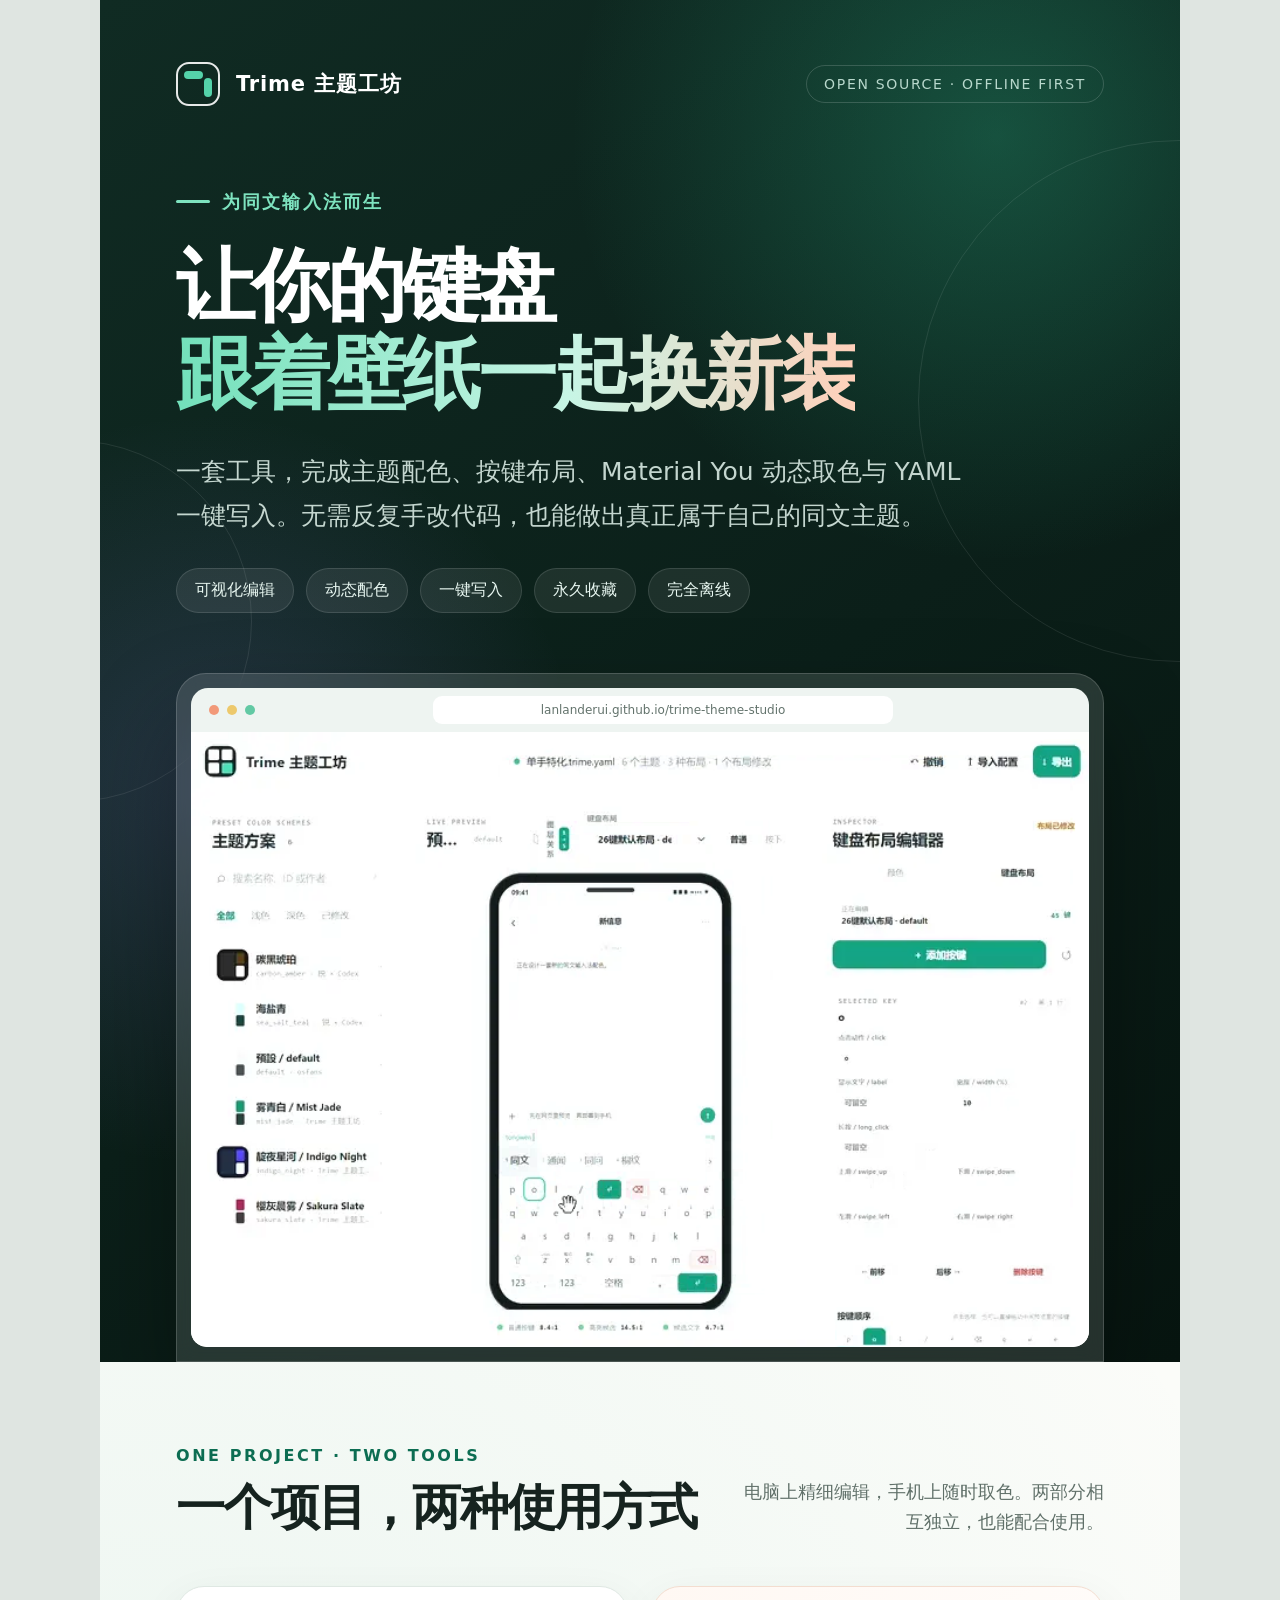
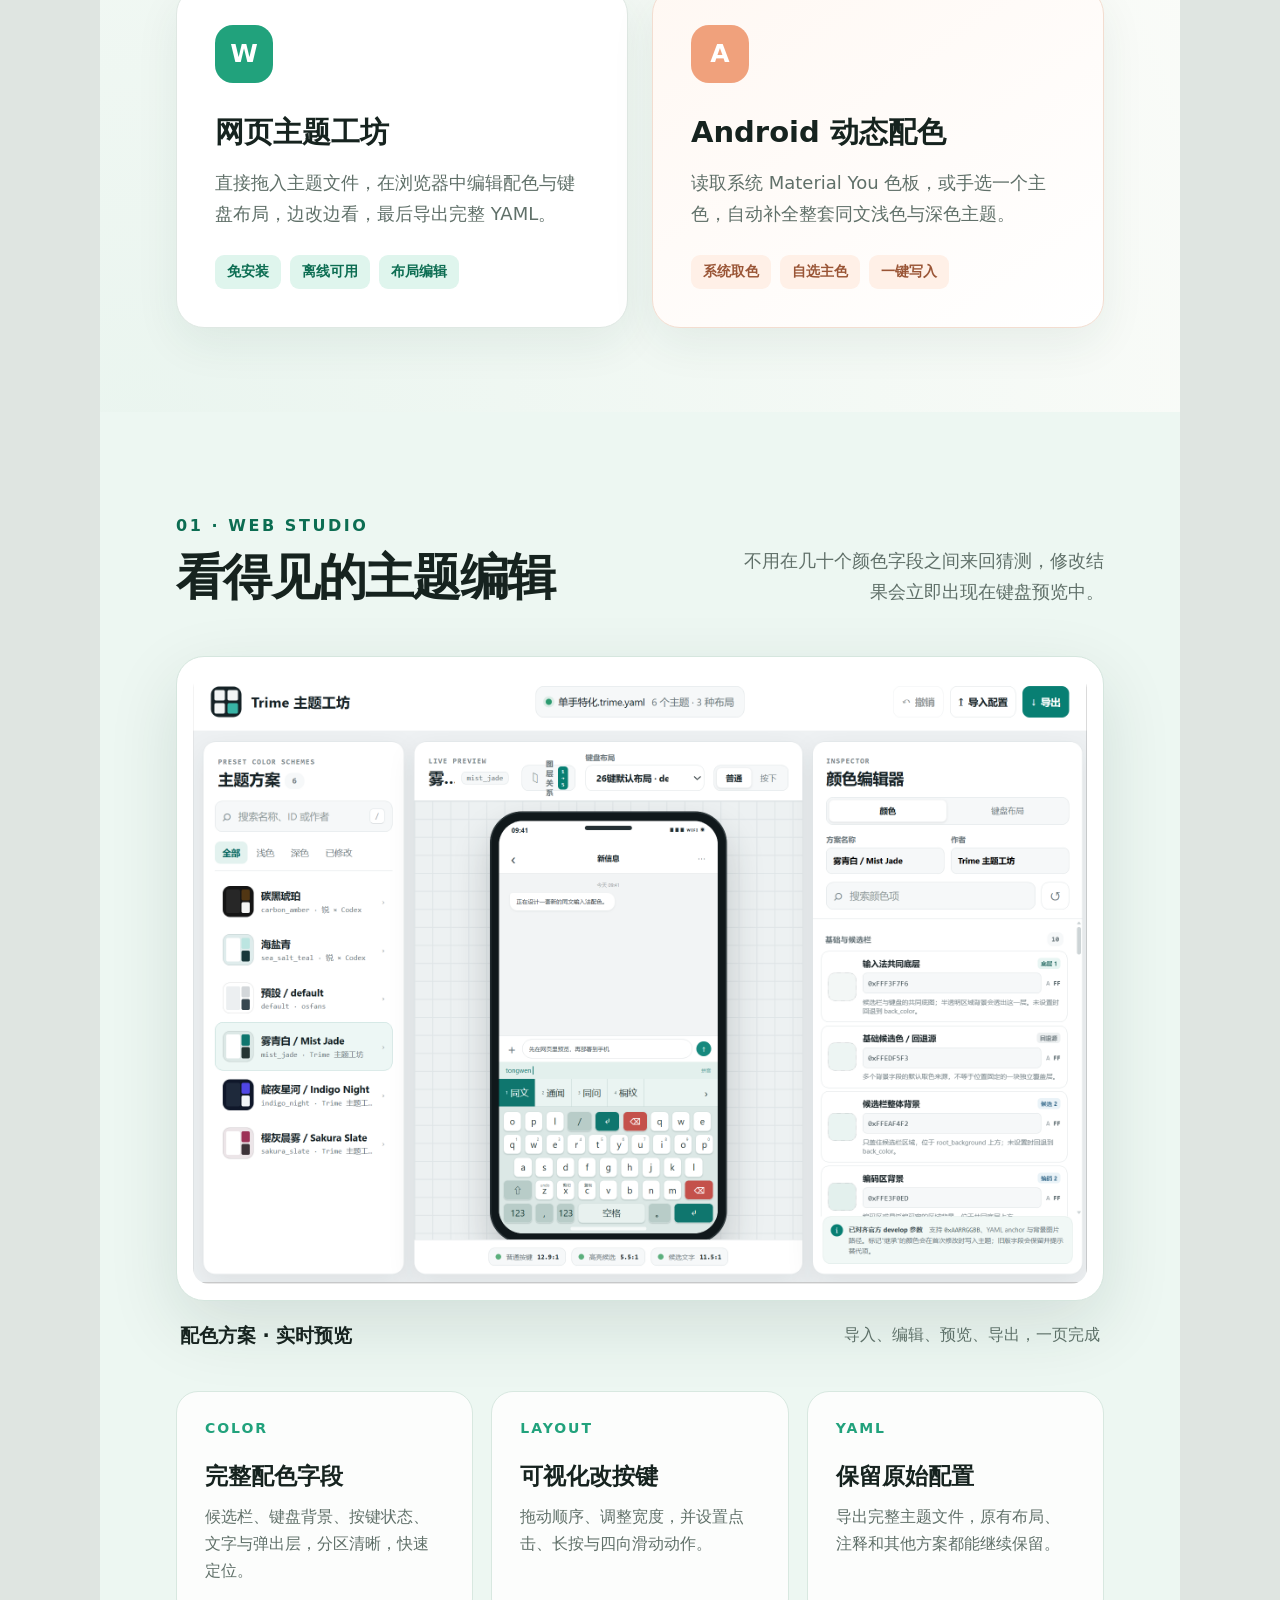
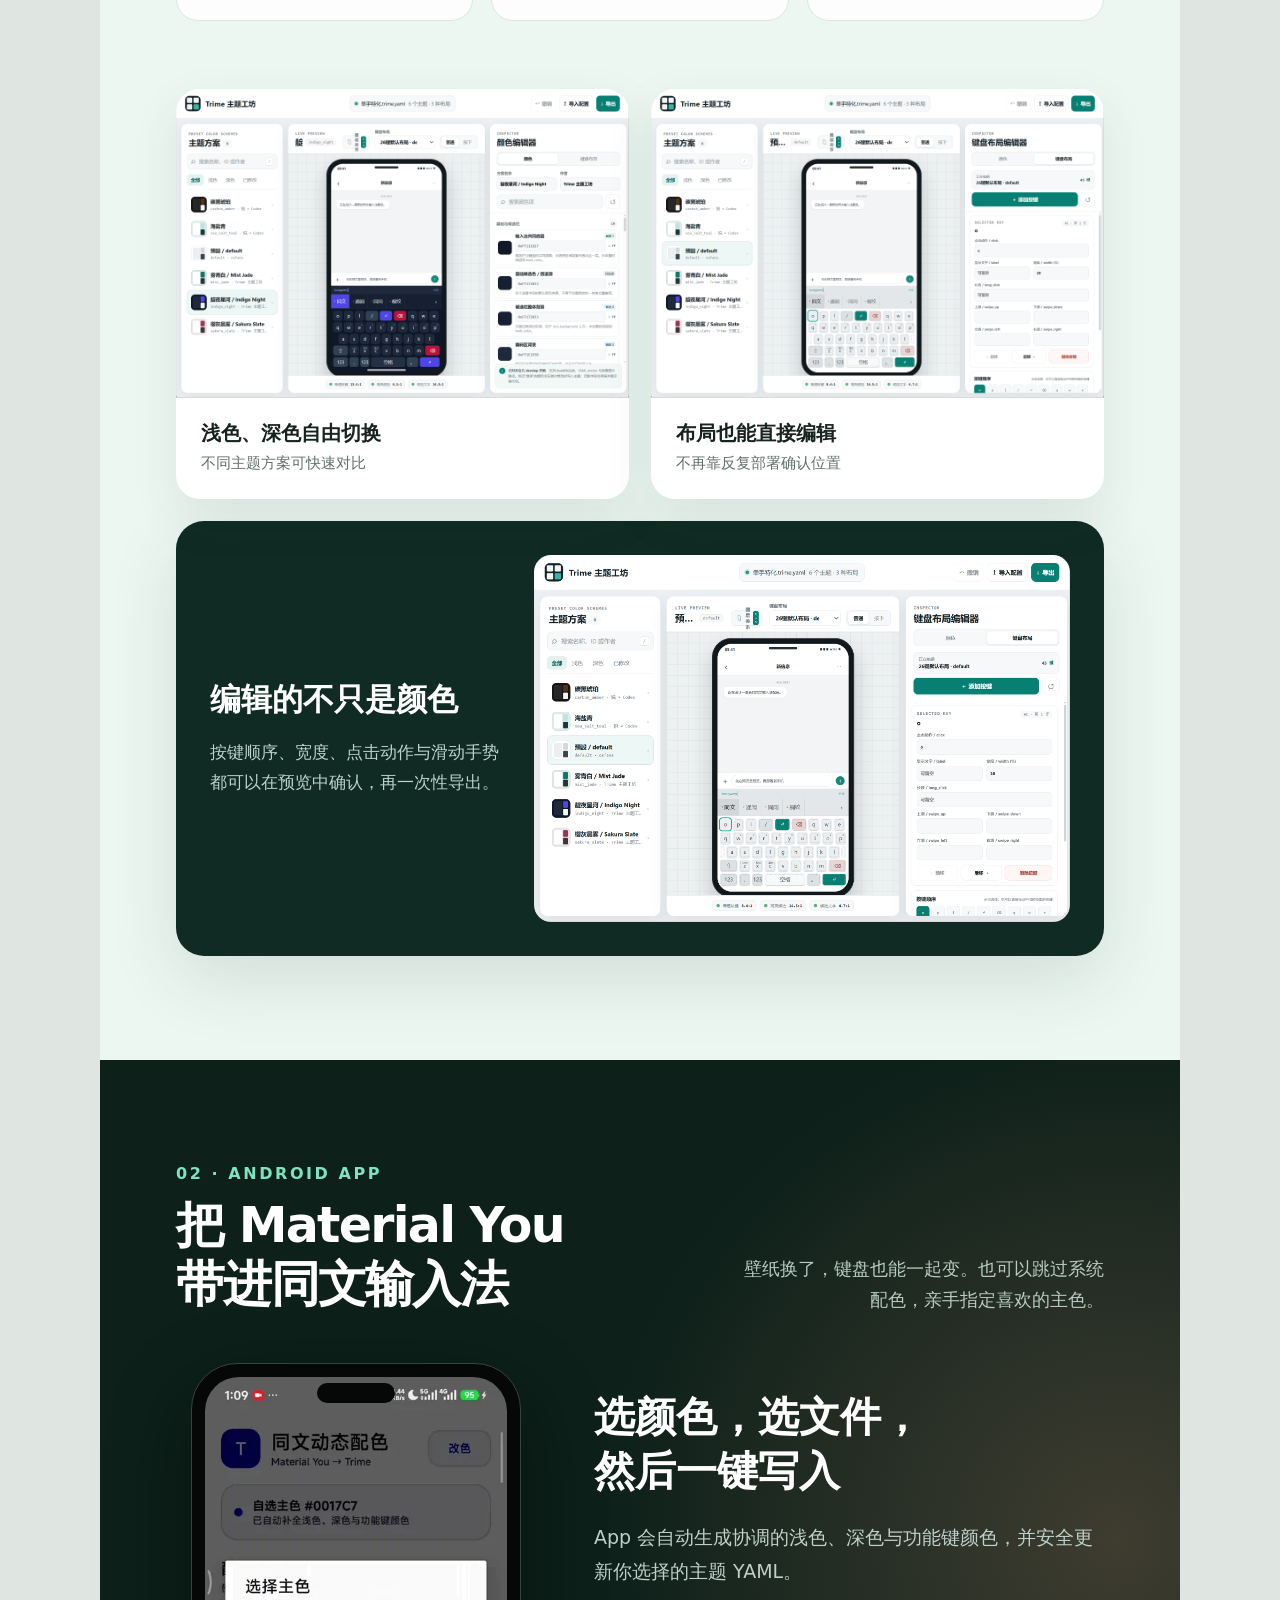
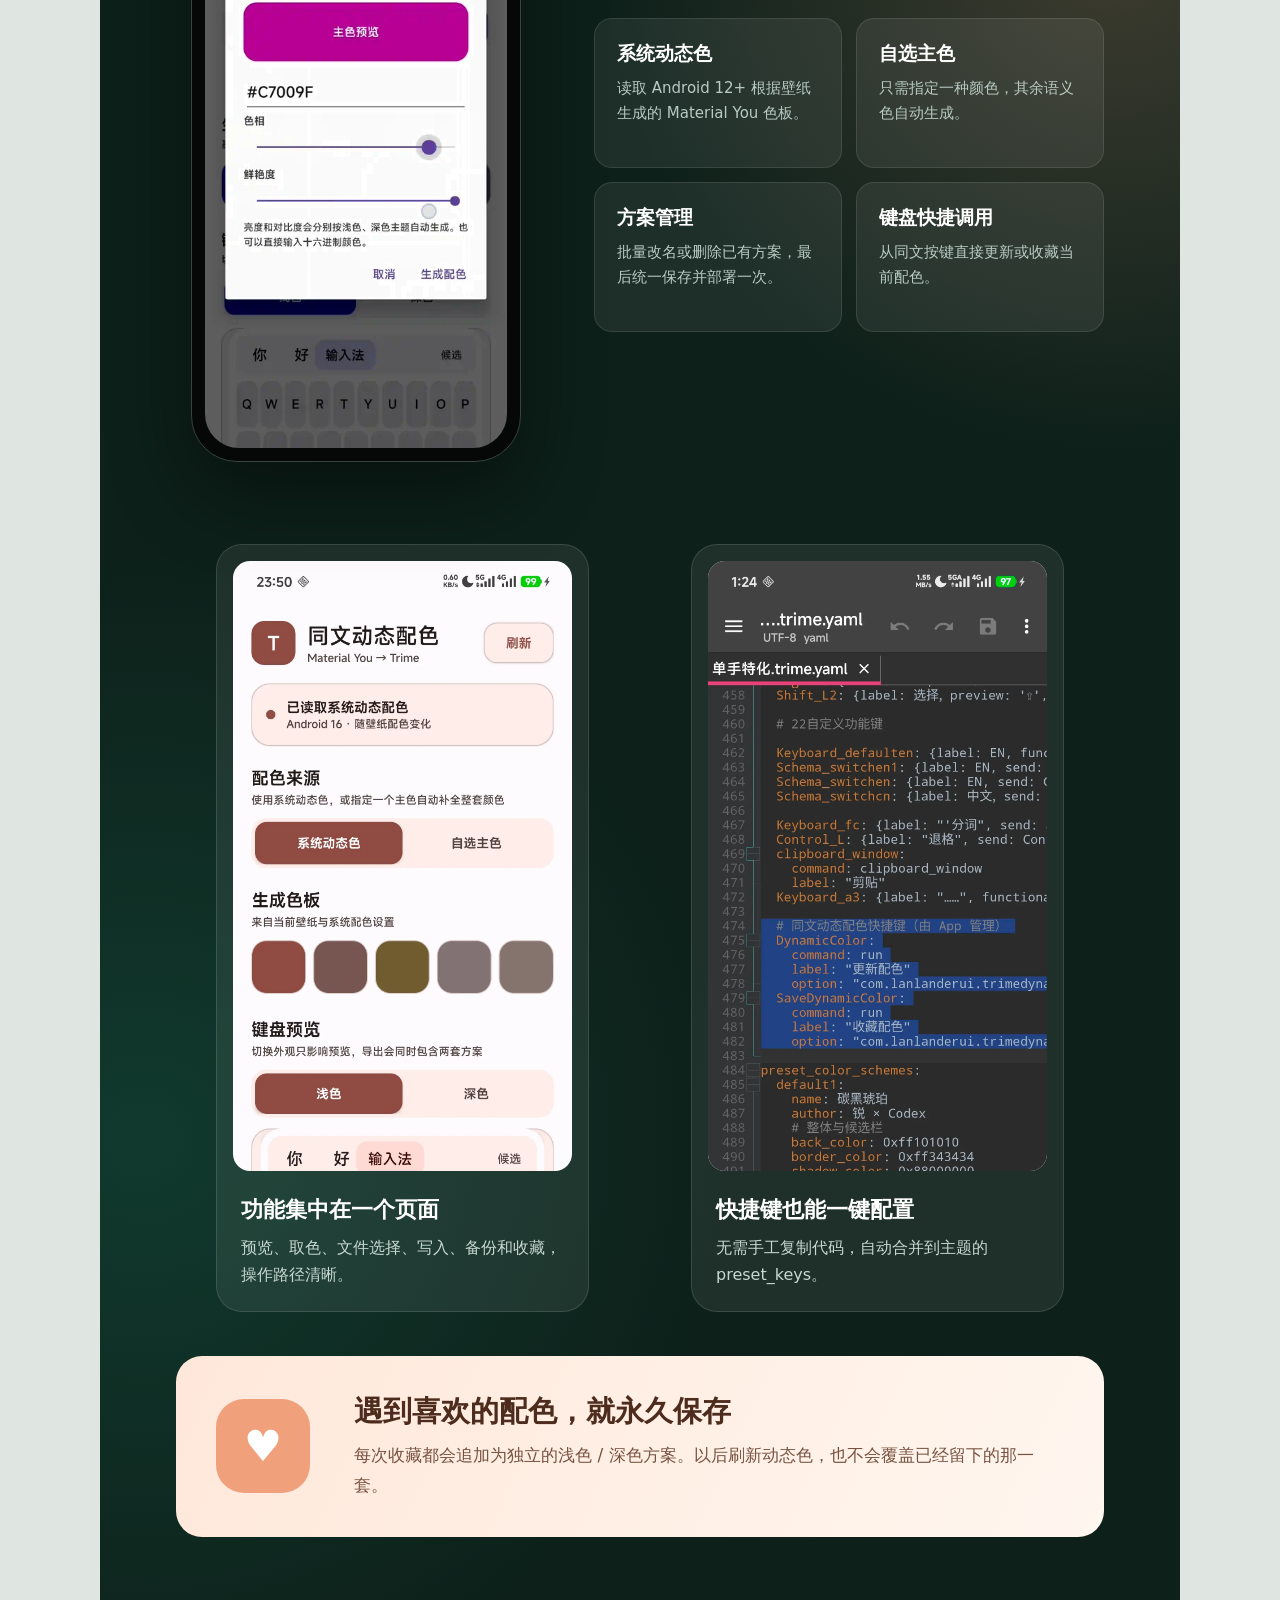
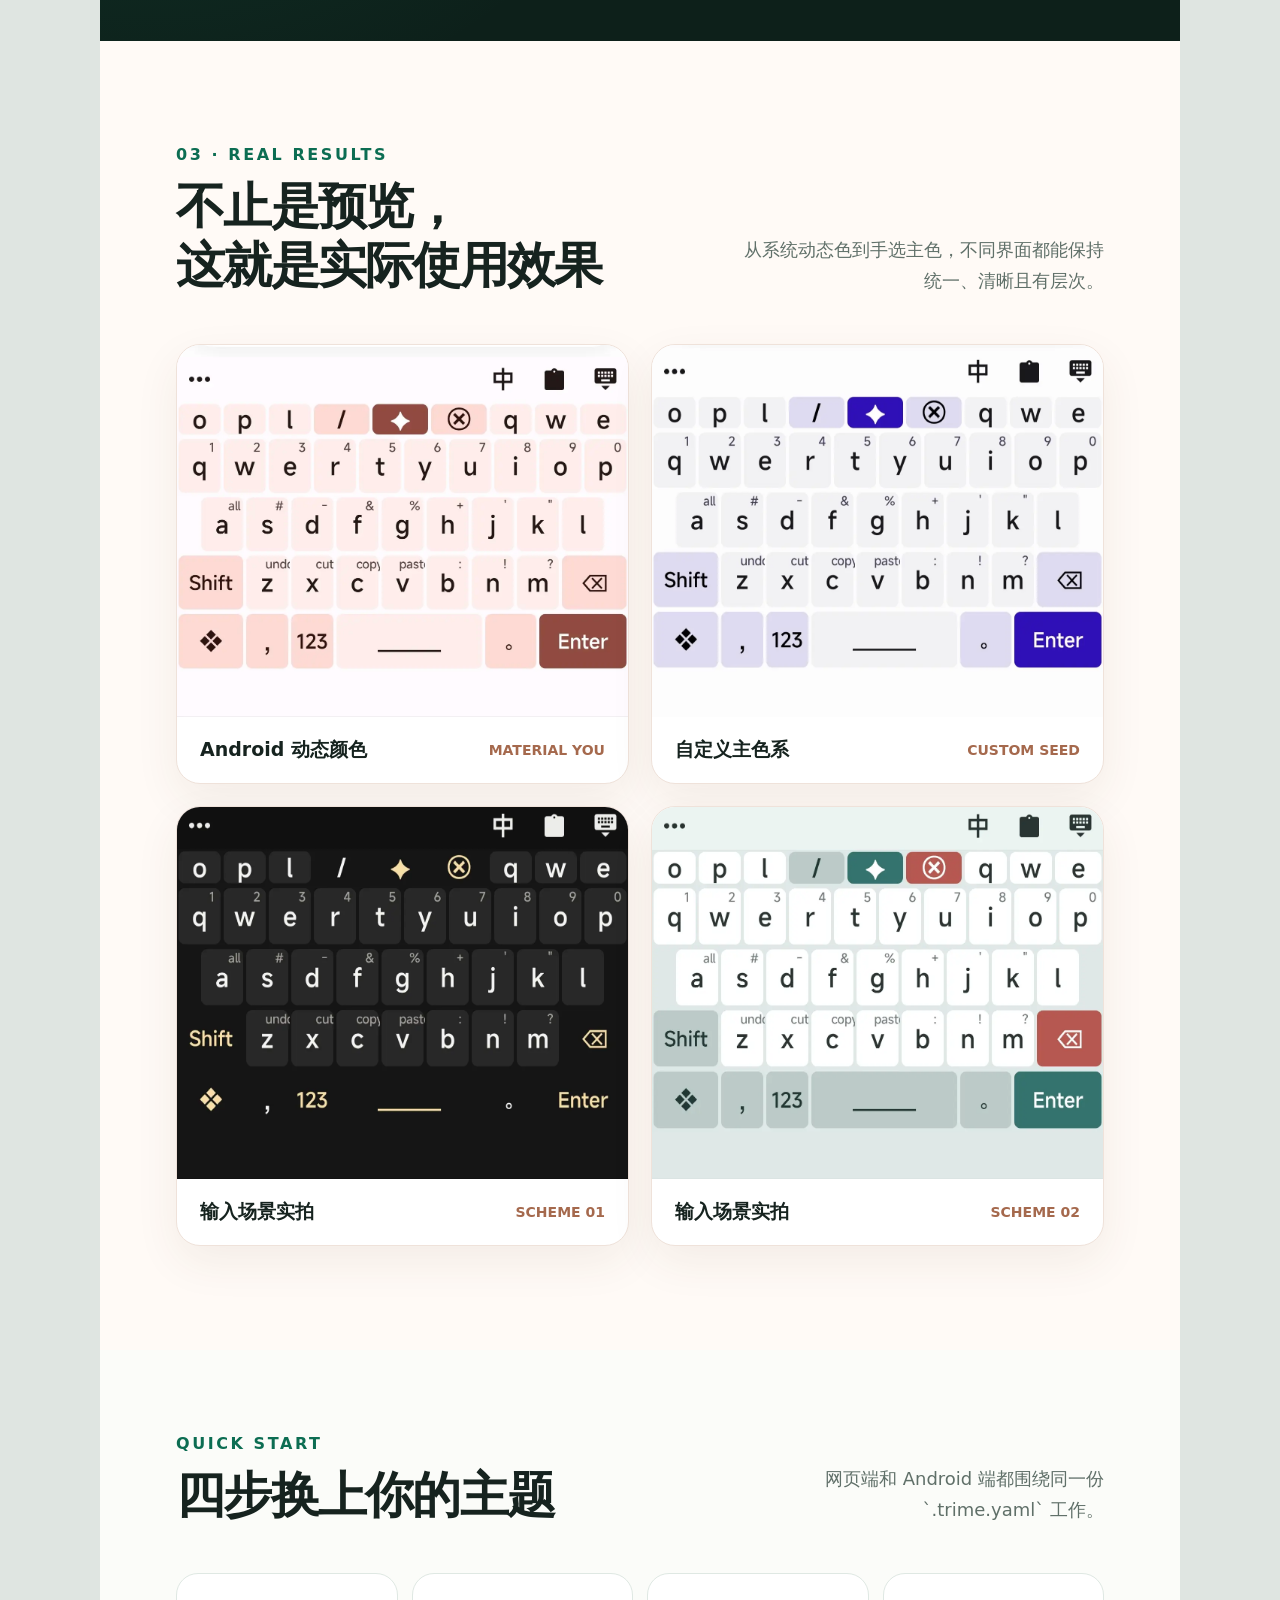
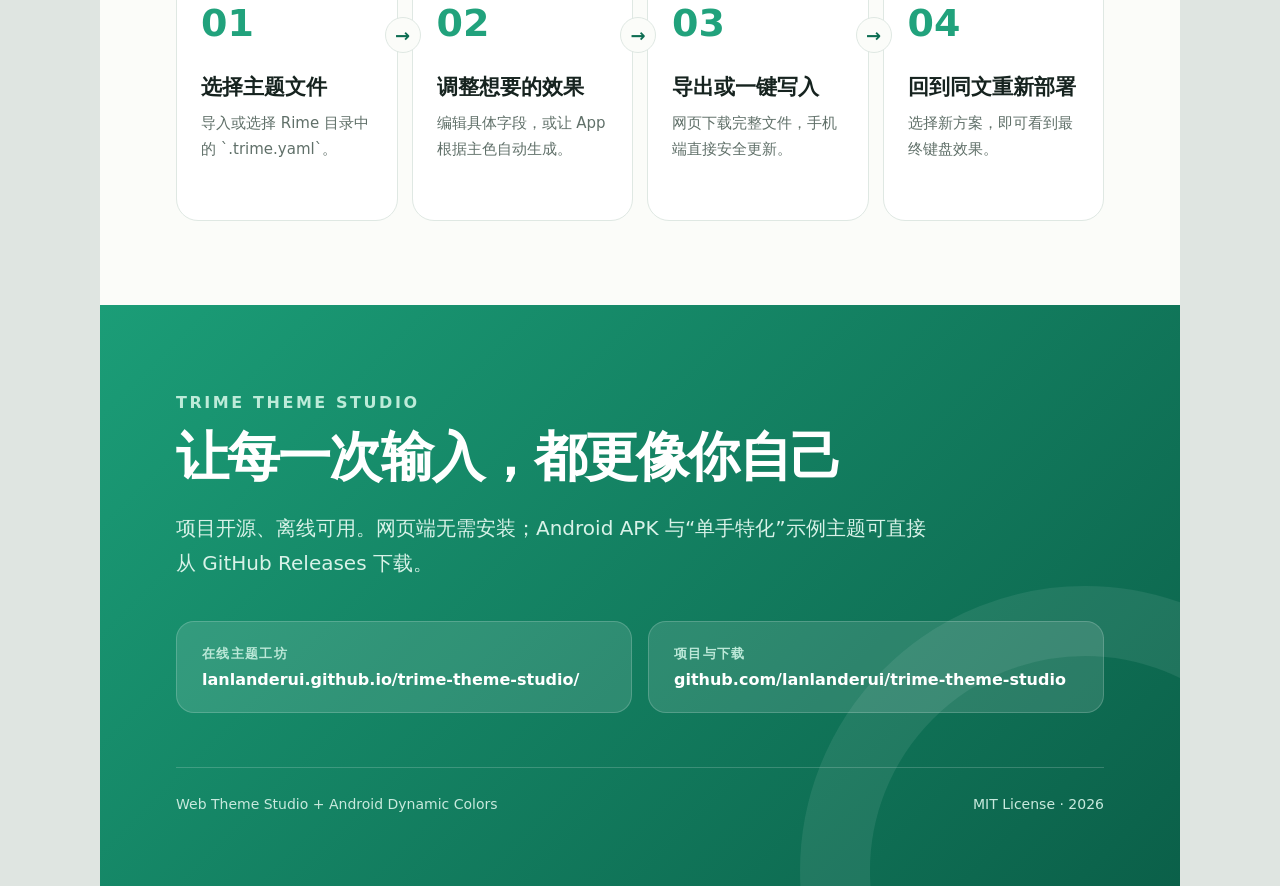
<file: project-intro.html>
<!doctype html>
<html lang="zh-CN">
<head>
  <meta charset="utf-8">
  <meta name="viewport" content="width=1080, initial-scale=1">
  <title>Trime 主题工坊｜项目介绍</title>
  <style>
    :root {
      --ink: #16231f;
      --muted: #607069;
      --paper: #fbfcf9;
      --card: #ffffff;
      --line: #dfe8e3;
      --mint: #21a27c;
      --mint-dark: #0c6d52;
      --mint-soft: #dff5ed;
      --peach: #f0a17c;
      --peach-soft: #fff0e7;
      --violet: #8c83e7;
      --night: #0d201a;
      --shadow: 0 24px 70px rgba(18, 49, 39, .12);
    }

    * { box-sizing: border-box; }

    html, body { margin: 0; padding: 0; }

    body {
      min-width: 1080px;
      color: var(--ink);
      background: #dfe5e1;
      font-family: "Microsoft YaHei", "PingFang SC", "Noto Sans CJK SC", system-ui, sans-serif;
      -webkit-font-smoothing: antialiased;
    }

    img { display: block; max-width: 100%; }

    .poster {
      width: 1080px;
      margin: 0 auto;
      overflow: hidden;
      background:
        radial-gradient(circle at 4% 23%, rgba(33,162,124,.08), transparent 18%),
        radial-gradient(circle at 94% 48%, rgba(240,161,124,.09), transparent 18%),
        var(--paper);
    }

    .hero {
      position: relative;
      min-height: 1240px;
      padding: 62px 76px 0;
      color: #fff;
      overflow: hidden;
      background:
        radial-gradient(circle at 83% 10%, rgba(48, 201, 151, .28), transparent 28%),
        radial-gradient(circle at 10% 58%, rgba(140, 131, 231, .2), transparent 30%),
        linear-gradient(145deg, #102b23 0%, #0b1f19 55%, #071510 100%);
    }

    .hero::before,
    .hero::after {
      content: "";
      position: absolute;
      border: 1px solid rgba(255,255,255,.09);
      border-radius: 50%;
    }

    .hero::before { width: 520px; height: 520px; right: -260px; top: 140px; }
    .hero::after { width: 360px; height: 360px; left: -210px; top: 440px; }

    .brand-row {
      position: relative;
      z-index: 1;
      display: flex;
      align-items: center;
      justify-content: space-between;
      margin-bottom: 82px;
    }

    .brand {
      display: flex;
      align-items: center;
      gap: 16px;
      font-size: 21px;
      font-weight: 700;
      letter-spacing: .04em;
    }

    .brand-mark {
      position: relative;
      width: 44px;
      height: 44px;
      border: 2px solid rgba(255,255,255,.9);
      border-radius: 13px;
    }

    .brand-mark::before,
    .brand-mark::after {
      content: "";
      position: absolute;
      background: #55d3aa;
      border-radius: 4px;
    }

    .brand-mark::before { width: 19px; height: 8px; left: 6px; top: 7px; }
    .brand-mark::after { width: 8px; height: 19px; right: 6px; bottom: 7px; }

    .hero-index {
      padding: 10px 17px;
      color: #b8d8cc;
      border: 1px solid rgba(255,255,255,.16);
      border-radius: 999px;
      font-size: 14px;
      letter-spacing: .12em;
    }

    .hero-copy { position: relative; z-index: 1; max-width: 890px; }

    .eyebrow {
      display: inline-flex;
      align-items: center;
      gap: 12px;
      margin-bottom: 28px;
      color: #7ee3bf;
      font-size: 18px;
      font-weight: 700;
      letter-spacing: .12em;
    }

    .eyebrow::before {
      content: "";
      width: 34px;
      height: 3px;
      background: currentColor;
      border-radius: 4px;
    }

    h1 {
      margin: 0;
      font-size: 79px;
      line-height: 1.12;
      letter-spacing: -.045em;
    }

    h1 span {
      color: transparent;
      background: linear-gradient(90deg, #72e0ba, #c7f5e5 58%, #ffd0ba);
      -webkit-background-clip: text;
      background-clip: text;
    }

    .hero-lead {
      max-width: 790px;
      margin: 32px 0 30px;
      color: #c4d6cf;
      font-size: 25px;
      line-height: 1.75;
    }

    .hero-pills { display: flex; flex-wrap: wrap; gap: 12px; }

    .hero-pills span {
      padding: 11px 18px;
      color: #e8f7f1;
      background: rgba(255,255,255,.075);
      border: 1px solid rgba(255,255,255,.12);
      border-radius: 999px;
      font-size: 16px;
    }

    .browser {
      position: relative;
      z-index: 2;
      margin-top: 60px;
      padding: 14px;
      background: rgba(255,255,255,.12);
      border: 1px solid rgba(255,255,255,.16);
      border-radius: 30px 30px 0 0;
      box-shadow: 0 45px 90px rgba(0,0,0,.35);
      backdrop-filter: blur(10px);
    }

    .browser-bar {
      display: flex;
      align-items: center;
      height: 44px;
      padding: 0 18px;
      background: #eef4f1;
      border-radius: 17px 17px 0 0;
    }

    .browser-dots { display: flex; gap: 8px; }
    .browser-dots i { width: 10px; height: 10px; border-radius: 50%; background: #b8c7c0; }
    .browser-dots i:first-child { background: #f29979; }
    .browser-dots i:nth-child(2) { background: #edc96c; }
    .browser-dots i:last-child { background: #62c9a4; }

    .browser-url {
      width: 460px;
      margin: 0 auto;
      padding: 7px 14px;
      color: #63736c;
      background: #fff;
      border-radius: 9px;
      font-size: 12px;
      text-align: center;
    }

    .browser img { width: 100%; border-radius: 0 0 16px 16px; background: #fff; }

    .section { padding: 104px 76px; }
    .section.compact { padding-top: 84px; padding-bottom: 84px; }

    .section-heading {
      display: flex;
      align-items: flex-end;
      justify-content: space-between;
      gap: 30px;
      margin-bottom: 48px;
    }

    .section-kicker {
      margin-bottom: 13px;
      color: var(--mint-dark);
      font-size: 16px;
      font-weight: 800;
      letter-spacing: .16em;
      text-transform: uppercase;
    }

    h2 { margin: 0; font-size: 49px; line-height: 1.22; letter-spacing: -.035em; }

    .section-note {
      max-width: 370px;
      margin: 0;
      color: var(--muted);
      font-size: 18px;
      line-height: 1.7;
      text-align: right;
    }

    .dual-tools { display: grid; grid-template-columns: 1fr 1fr; gap: 24px; }

    .tool-card {
      min-height: 330px;
      padding: 38px;
      border: 1px solid var(--line);
      border-radius: 28px;
      background: var(--card);
      box-shadow: 0 16px 45px rgba(28, 64, 52, .07);
    }

    .tool-card.android { background: linear-gradient(145deg, #fff8f3, #fff); border-color: #f3ddd0; }

    .tool-icon {
      display: grid;
      place-items: center;
      width: 58px;
      height: 58px;
      margin-bottom: 30px;
      color: #fff;
      background: var(--mint);
      border-radius: 18px;
      font-size: 25px;
      font-weight: 800;
    }

    .android .tool-icon { background: var(--peach); }
    .tool-card h3 { margin: 0 0 14px; font-size: 29px; }
    .tool-card p { margin: 0; color: var(--muted); font-size: 18px; line-height: 1.75; }

    .tool-tags { display: flex; flex-wrap: wrap; gap: 9px; margin-top: 25px; }
    .tool-tags span { padding: 8px 12px; color: var(--mint-dark); background: var(--mint-soft); border-radius: 9px; font-size: 14px; font-weight: 700; }
    .android .tool-tags span { color: #9a5536; background: var(--peach-soft); }

    .web-section { background: #edf7f2; }

    .showcase-frame {
      padding: 16px;
      overflow: hidden;
      background: #fff;
      border: 1px solid #d5e6de;
      border-radius: 28px;
      box-shadow: var(--shadow);
    }

    .showcase-frame img { width: 100%; border-radius: 16px; }

    .caption-row {
      display: flex;
      align-items: center;
      justify-content: space-between;
      margin: 22px 4px 0;
      color: #5d7068;
      font-size: 16px;
    }

    .caption-row strong { color: var(--ink); font-size: 19px; }

    .feature-grid { display: grid; grid-template-columns: repeat(3, 1fr); gap: 18px; margin-top: 42px; }

    .feature-card {
      min-height: 230px;
      padding: 28px;
      background: rgba(255,255,255,.82);
      border: 1px solid #d8e8e0;
      border-radius: 22px;
    }

    .feature-no { color: var(--mint); font-size: 14px; font-weight: 900; letter-spacing: .14em; }
    .feature-card h3 { margin: 25px 0 11px; font-size: 23px; }
    .feature-card p { margin: 0; color: var(--muted); font-size: 16px; line-height: 1.7; }

    .web-gallery { display: grid; grid-template-columns: 1fr 1fr; gap: 22px; margin-top: 68px; }
    .gallery-item { overflow: hidden; background: #fff; border-radius: 24px; box-shadow: 0 18px 50px rgba(20,60,46,.09); }
    .gallery-item img { width: 100%; }
    .gallery-copy { padding: 22px 25px 26px; }
    .gallery-copy strong { display: block; margin-bottom: 6px; font-size: 20px; }
    .gallery-copy span { color: var(--muted); font-size: 15px; }

    .layout-card {
      display: grid;
      grid-template-columns: 290px 1fr;
      align-items: center;
      gap: 34px;
      margin-top: 22px;
      padding: 34px;
      background: #102b23;
      border-radius: 28px;
      color: #fff;
      box-shadow: var(--shadow);
    }

    .layout-card h3 { margin: 0 0 16px; font-size: 31px; }
    .layout-card p { margin: 0; color: #bdd3ca; font-size: 17px; line-height: 1.8; }
    .layout-card img { border-radius: 17px; }

    .android-section {
      position: relative;
      color: #fff;
      background:
        radial-gradient(circle at 94% 22%, rgba(240,161,124,.22), transparent 26%),
        radial-gradient(circle at 4% 77%, rgba(33,162,124,.2), transparent 30%),
        var(--night);
    }

    .android-section .section-kicker { color: #7fe3c0; }
    .android-section .section-note { color: #b7cbc3; }

    .android-main { display: grid; grid-template-columns: 360px 1fr; gap: 58px; align-items: start; }

    .phone {
      position: relative;
      width: 330px;
      margin: 0 auto;
      padding: 13px;
      background: #050807;
      border: 1px solid #35443e;
      border-radius: 46px;
      box-shadow: 0 30px 80px rgba(0,0,0,.45);
    }

    .phone::before {
      content: "";
      position: absolute;
      z-index: 2;
      top: 19px;
      left: 50%;
      width: 78px;
      height: 20px;
      transform: translateX(-50%);
      background: #050807;
      border-radius: 20px;
    }

    .phone img { width: 100%; border-radius: 34px; }

    .android-copy { padding-top: 28px; }
    .android-copy h3 { margin: 0 0 22px; font-size: 41px; line-height: 1.3; }
    .android-copy > p { margin: 0 0 30px; color: #bed0c9; font-size: 19px; line-height: 1.8; }

    .android-list { display: grid; grid-template-columns: 1fr 1fr; gap: 14px; }

    .android-point {
      min-height: 150px;
      padding: 22px;
      background: rgba(255,255,255,.07);
      border: 1px solid rgba(255,255,255,.1);
      border-radius: 18px;
    }

    .android-point b { display: block; margin-bottom: 9px; color: #fff; font-size: 19px; }
    .android-point span { color: #b8cbc3; font-size: 15px; line-height: 1.65; }

    .android-shots { display: grid; grid-template-columns: 1fr 1fr; gap: 22px; margin-top: 66px; align-items: start; }

    .tall-shot {
      padding: 16px;
      background: rgba(255,255,255,.075);
      border: 1px solid rgba(255,255,255,.12);
      border-radius: 26px;
    }

    .tall-shot .crop {
      height: 610px;
      overflow: hidden;
      border-radius: 17px;
      background: #fff;
    }

    .tall-shot .crop img { width: 100%; }
    .tall-shot.quick .crop img { height: 100%; object-fit: cover; object-position: top; }

    .tall-shot figcaption { padding: 20px 8px 7px; color: #c6d8d1; font-size: 16px; line-height: 1.7; }
    .tall-shot figcaption strong { display: block; margin-bottom: 5px; color: #fff; font-size: 22px; }

    .save-banner {
      display: grid;
      grid-template-columns: 110px 1fr;
      gap: 28px;
      align-items: center;
      margin-top: 28px;
      padding: 36px 40px;
      color: #4d2b1d;
      background: linear-gradient(115deg, #ffe8da, #fff6ef);
      border-radius: 26px;
    }

    .save-icon { display: grid; place-items: center; width: 94px; height: 94px; color: #fff; background: var(--peach); border-radius: 28px; font-size: 43px; }
    .save-banner h3 { margin: 0 0 9px; font-size: 29px; }
    .save-banner p { margin: 0; color: #785342; font-size: 17px; line-height: 1.75; }

    .effects-section { background: #fffaf6; }
    .effect-grid { display: grid; grid-template-columns: 1fr 1fr; gap: 22px; }

    .effect-card {
      overflow: hidden;
      background: #fff;
      border: 1px solid #efe2da;
      border-radius: 24px;
      box-shadow: 0 16px 45px rgba(91,55,35,.07);
    }

    .effect-card img { width: 100%; }
    .effect-label { display: flex; align-items: center; justify-content: space-between; padding: 20px 23px; }
    .effect-label strong { font-size: 19px; }
    .effect-label span { color: #a5694d; font-size: 14px; font-weight: 700; }

    .steps { display: grid; grid-template-columns: repeat(4, 1fr); gap: 14px; }

    .step {
      position: relative;
      min-height: 248px;
      padding: 27px 24px;
      background: #fff;
      border: 1px solid var(--line);
      border-radius: 22px;
    }

    .step:not(:last-child)::after {
      content: "→";
      position: absolute;
      z-index: 2;
      top: 43px;
      right: -24px;
      display: grid;
      place-items: center;
      width: 34px;
      height: 34px;
      color: var(--mint-dark);
      background: var(--paper);
      border: 1px solid var(--line);
      border-radius: 50%;
      font-size: 18px;
      font-weight: 800;
    }

    .step-no { color: var(--mint); font-size: 38px; font-weight: 900; }
    .step h3 { margin: 28px 0 10px; font-size: 21px; }
    .step p { margin: 0; color: var(--muted); font-size: 15px; line-height: 1.7; }

    .footer {
      position: relative;
      padding: 88px 76px 74px;
      color: #fff;
      overflow: hidden;
      background: linear-gradient(135deg, #1b9d77, #0b6049);
    }

    .footer::after {
      content: "";
      position: absolute;
      width: 430px;
      height: 430px;
      right: -190px;
      bottom: -270px;
      border: 70px solid rgba(255,255,255,.08);
      border-radius: 50%;
    }

    .footer h2 { max-width: 720px; font-size: 53px; }
    .footer-lead { max-width: 760px; margin: 21px 0 40px; color: #d8f2e8; font-size: 20px; line-height: 1.75; }

    .links { position: relative; z-index: 1; display: grid; grid-template-columns: 1fr 1fr; gap: 16px; }

    .link-card {
      padding: 23px 25px;
      color: #fff;
      background: rgba(255,255,255,.12);
      border: 1px solid rgba(255,255,255,.18);
      border-radius: 18px;
    }

    .link-card span { display: block; margin-bottom: 7px; color: #bce8d8; font-size: 13px; font-weight: 800; letter-spacing: .1em; }
    .link-card strong { font-size: 16px; word-break: break-all; }

    .footer-bottom {
      position: relative;
      z-index: 1;
      display: flex;
      align-items: center;
      justify-content: space-between;
      margin-top: 54px;
      padding-top: 28px;
      color: #c8e9dd;
      border-top: 1px solid rgba(255,255,255,.18);
      font-size: 14px;
    }

    @media print {
      body { background: #fff; }
      .poster { margin: 0; }
      * { print-color-adjust: exact; -webkit-print-color-adjust: exact; }
    }
  </style>
</head>
<body>
  <main class="poster">
    <header class="hero">
      <div class="brand-row">
        <div class="brand"><span class="brand-mark"></span>Trime 主题工坊</div>
        <div class="hero-index">OPEN SOURCE · OFFLINE FIRST</div>
      </div>

      <div class="hero-copy">
        <div class="eyebrow">为同文输入法而生</div>
        <h1>让你的键盘<br><span>跟着壁纸一起换新装</span></h1>
        <p class="hero-lead">一套工具，完成主题配色、按键布局、Material You 动态取色与 YAML 一键写入。无需反复手改代码，也能做出真正属于自己的同文主题。</p>
        <div class="hero-pills">
          <span>可视化编辑</span><span>动态配色</span><span>一键写入</span><span>永久收藏</span><span>完全离线</span>
        </div>
      </div>

      <div class="browser">
        <div class="browser-bar">
          <div class="browser-dots"><i></i><i></i><i></i></div>
          <div class="browser-url">lanlanderui.github.io/trime-theme-studio</div>
        </div>
        <img src="trime_github_pic/主题工坊使用展示.webp" alt="Trime 主题工坊操作演示">
      </div>
    </header>

    <section class="section compact">
      <div class="section-heading">
        <div><div class="section-kicker">ONE PROJECT · TWO TOOLS</div><h2>一个项目，两种使用方式</h2></div>
        <p class="section-note">电脑上精细编辑，手机上随时取色。两部分相互独立，也能配合使用。</p>
      </div>

      <div class="dual-tools">
        <article class="tool-card">
          <div class="tool-icon">W</div>
          <h3>网页主题工坊</h3>
          <p>直接拖入主题文件，在浏览器中编辑配色与键盘布局，边改边看，最后导出完整 YAML。</p>
          <div class="tool-tags"><span>免安装</span><span>离线可用</span><span>布局编辑</span></div>
        </article>
        <article class="tool-card android">
          <div class="tool-icon">A</div>
          <h3>Android 动态配色</h3>
          <p>读取系统 Material You 色板，或手选一个主色，自动补全整套同文浅色与深色主题。</p>
          <div class="tool-tags"><span>系统取色</span><span>自选主色</span><span>一键写入</span></div>
        </article>
      </div>
    </section>

    <section class="section web-section">
      <div class="section-heading">
        <div><div class="section-kicker">01 · WEB STUDIO</div><h2>看得见的主题编辑</h2></div>
        <p class="section-note">不用在几十个颜色字段之间来回猜测，修改结果会立即出现在键盘预览中。</p>
      </div>

      <div class="showcase-frame">
        <img src="trime_github_pic/主题工坊_配色展示1.png" alt="网页主题工坊配色编辑界面">
      </div>
      <div class="caption-row"><strong>配色方案 · 实时预览</strong><span>导入、编辑、预览、导出，一页完成</span></div>

      <div class="feature-grid">
        <article class="feature-card"><div class="feature-no">COLOR</div><h3>完整配色字段</h3><p>候选栏、键盘背景、按键状态、文字与弹出层，分区清晰，快速定位。</p></article>
        <article class="feature-card"><div class="feature-no">LAYOUT</div><h3>可视化改按键</h3><p>拖动顺序、调整宽度，并设置点击、长按与四向滑动动作。</p></article>
        <article class="feature-card"><div class="feature-no">YAML</div><h3>保留原始配置</h3><p>导出完整主题文件，原有布局、注释和其他方案都能继续保留。</p></article>
      </div>

      <div class="web-gallery">
        <article class="gallery-item">
          <img src="trime_github_pic/主题工坊_配色展示2.png" alt="深色主题预览">
          <div class="gallery-copy"><strong>浅色、深色自由切换</strong><span>不同主题方案可快速对比</span></div>
        </article>
        <article class="gallery-item">
          <img src="trime_github_pic/按键布局编辑示例图.png" alt="按键布局编辑">
          <div class="gallery-copy"><strong>布局也能直接编辑</strong><span>不再靠反复部署确认位置</span></div>
        </article>
      </div>

      <div class="layout-card">
        <div><h3>编辑的不只是颜色</h3><p>按键顺序、宽度、点击动作与滑动手势都可以在预览中确认，再一次性导出。</p></div>
        <img src="trime_github_pic/按键布局编辑示例图.png" alt="按键布局细节">
      </div>
    </section>

    <section class="section android-section">
      <div class="section-heading">
        <div><div class="section-kicker">02 · ANDROID APP</div><h2>把 Material You<br>带进同文输入法</h2></div>
        <p class="section-note">壁纸换了，键盘也能一起变。也可以跳过系统配色，亲手指定喜欢的主色。</p>
      </div>

      <div class="android-main">
        <div class="phone"><img src="trime_github_pic/实机演示_app使用展示.webp" alt="Android 动态配色 App 操作演示"></div>
        <div class="android-copy">
          <h3>选颜色，选文件，<br>然后一键写入</h3>
          <p>App 会自动生成协调的浅色、深色与功能键颜色，并安全更新你选择的主题 YAML。</p>
          <div class="android-list">
            <div class="android-point"><b>系统动态色</b><span>读取 Android 12+ 根据壁纸生成的 Material You 色板。</span></div>
            <div class="android-point"><b>自选主色</b><span>只需指定一种颜色，其余语义色自动生成。</span></div>
            <div class="android-point"><b>方案管理</b><span>批量改名或删除已有方案，最后统一保存并部署一次。</span></div>
            <div class="android-point"><b>键盘快捷调用</b><span>从同文按键直接更新或收藏当前配色。</span></div>
          </div>
        </div>
      </div>

      <div class="android-shots">
        <figure class="tall-shot">
          <div class="crop"><img src="trime_github_pic/实机演示_app截图.webp" alt="Android App 完整功能界面"></div>
          <figcaption><strong>功能集中在一个页面</strong>预览、取色、文件选择、写入、备份和收藏，操作路径清晰。</figcaption>
        </figure>
        <figure class="tall-shot quick">
          <div class="crop"><img src="trime_github_pic/实机演示_快捷键配置.webp" alt="快捷键配置展示"></div>
          <figcaption><strong>快捷键也能一键配置</strong>无需手工复制代码，自动合并到主题的 preset_keys。</figcaption>
        </figure>
      </div>

      <div class="save-banner">
        <div class="save-icon">♥</div>
        <div><h3>遇到喜欢的配色，就永久保存</h3><p>每次收藏都会追加为独立的浅色 / 深色方案。以后刷新动态色，也不会覆盖已经留下的那一套。</p></div>
      </div>
    </section>

    <section class="section effects-section">
      <div class="section-heading">
        <div><div class="section-kicker">03 · REAL RESULTS</div><h2>不止是预览，<br>这就是实际使用效果</h2></div>
        <p class="section-note">从系统动态色到手选主色，不同界面都能保持统一、清晰且有层次。</p>
      </div>

      <div class="effect-grid">
        <article class="effect-card"><img src="trime_github_pic/实际演示_安卓动态颜色展示1.webp" alt="Android 动态颜色主题"><div class="effect-label"><strong>Android 动态颜色</strong><span>MATERIAL YOU</span></div></article>
        <article class="effect-card"><img src="trime_github_pic/实际演示_自定义主色系展示1.webp" alt="自定义主色系主题"><div class="effect-label"><strong>自定义主色系</strong><span>CUSTOM SEED</span></div></article>
        <article class="effect-card"><img src="trime_github_pic/实际演示_实际使用截图展示1.webp" alt="同文主题实际效果一"><div class="effect-label"><strong>输入场景实拍</strong><span>SCHEME 01</span></div></article>
        <article class="effect-card"><img src="trime_github_pic/实际演示_实际使用截图展示2.webp" alt="同文主题实际效果二"><div class="effect-label"><strong>输入场景实拍</strong><span>SCHEME 02</span></div></article>
      </div>
    </section>

    <section class="section compact">
      <div class="section-heading">
        <div><div class="section-kicker">QUICK START</div><h2>四步换上你的主题</h2></div>
        <p class="section-note">网页端和 Android 端都围绕同一份 `.trime.yaml` 工作。</p>
      </div>

      <div class="steps">
        <article class="step"><div class="step-no">01</div><h3>选择主题文件</h3><p>导入或选择 Rime 目录中的 `.trime.yaml`。</p></article>
        <article class="step"><div class="step-no">02</div><h3>调整想要的效果</h3><p>编辑具体字段，或让 App 根据主色自动生成。</p></article>
        <article class="step"><div class="step-no">03</div><h3>导出或一键写入</h3><p>网页下载完整文件，手机端直接安全更新。</p></article>
        <article class="step"><div class="step-no">04</div><h3>回到同文重新部署</h3><p>选择新方案，即可看到最终键盘效果。</p></article>
      </div>
    </section>

    <footer class="footer">
      <div class="section-kicker" style="color:#bdebd9">TRIME THEME STUDIO</div>
      <h2>让每一次输入，都更像你自己</h2>
      <p class="footer-lead">项目开源、离线可用。网页端无需安装；Android APK 与“单手特化”示例主题可直接从 GitHub Releases 下载。</p>
      <div class="links">
        <div class="link-card"><span>在线主题工坊</span><strong>lanlanderui.github.io/trime-theme-studio/</strong></div>
        <div class="link-card"><span>项目与下载</span><strong>github.com/lanlanderui/trime-theme-studio</strong></div>
      </div>
      <div class="footer-bottom"><span>Web Theme Studio + Android Dynamic Colors</span><span>MIT License · 2026</span></div>
    </footer>
  </main>
</body>
</html>
</file>
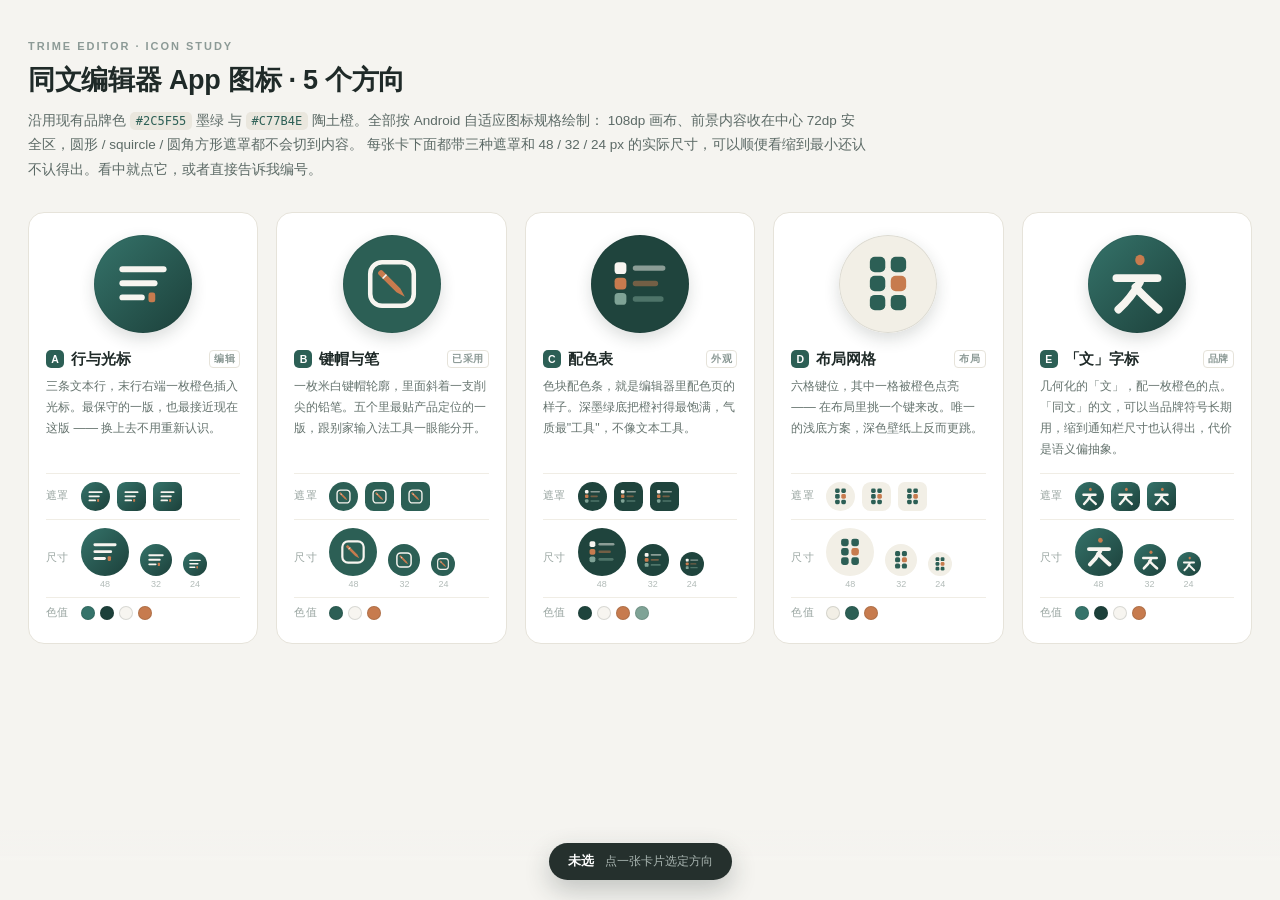
<file: android/doc/icon-proposals.html>
<!DOCTYPE html>
<html lang="zh-CN">
<head>
<meta charset="utf-8">
<meta name="viewport" content="width=device-width,initial-scale=1">
<title>同文编辑器 · App 图标 5 方案</title>
<style>
  *{box-sizing:border-box}
  html,body{margin:0}
  body{
    padding:40px 28px 120px;
    background:#F5F4F0;
    color:#1F2A28;
    font-family:-apple-system,BlinkMacSystemFont,"Segoe UI","PingFang SC","Microsoft YaHei",sans-serif;
    -webkit-font-smoothing:antialiased;
  }
  header{max-width:1340px;margin:0 auto 30px}
  .eyebrow{font-size:11px;letter-spacing:.18em;color:#8C9A96;font-weight:600;margin-bottom:11px}
  h1{font-size:27px;line-height:1.3;margin:0 0 11px;font-weight:700;letter-spacing:-.01em}
  .sub{margin:0;max-width:840px;font-size:13.5px;line-height:1.8;color:#5C6A66}
  .sub code{
    font-family:ui-monospace,SFMono-Regular,Menlo,monospace;
    font-size:12px;background:#EAE7DE;color:#2C5F55;padding:2px 6px;border-radius:5px;
  }

  .grid{
    max-width:1340px;margin:0 auto;
    display:flex;flex-wrap:wrap;gap:18px;justify-content:center;
  }

  .card{
    position:relative;
    flex:1 1 0;min-width:226px;max-width:262px;
    background:#fff;border:1px solid #E6E3DA;border-radius:16px;
    padding:22px 17px 15px;cursor:pointer;
    transition:border-color .18s,box-shadow .18s,transform .18s;
  }
  .card:hover{transform:translateY(-3px);box-shadow:0 12px 28px rgba(31,42,40,.08)}
  .card.selected{
    border-color:#2C5F55;
    box-shadow:0 0 0 3px rgba(44,95,85,.12),0 14px 30px rgba(31,42,40,.10);
  }

  .badge{
    position:absolute;top:12px;right:12px;background:#2C5F55;color:#fff;
    font-size:10.5px;font-weight:600;letter-spacing:.04em;padding:3px 8px;border-radius:999px;
    opacity:0;transform:translateY(-4px);transition:.18s;
  }
  .card.selected .badge{opacity:1;transform:none}

  .hero{display:flex;justify-content:center;margin-bottom:17px}
  .hero .mask{
    width:98px;height:98px;
    box-shadow:0 6px 16px rgba(31,42,40,.16);
    position:relative;
  }
  .hero .mask::after{
    content:'';position:absolute;inset:0;border-radius:inherit;
    box-shadow:inset 0 0 0 1px rgba(31,42,40,.10);pointer-events:none;
  }

  .mask{overflow:hidden;display:block}
  .mask svg{display:block;width:100%;height:100%}
  .m-circle{border-radius:50%}
  .m-squircle{border-radius:30%}
  .m-rounded{border-radius:23%}

  h2{
    font-size:14.5px;margin:0 0 7px;font-weight:650;
    display:flex;align-items:center;gap:7px;letter-spacing:-.01em;
  }
  .num{
    font-size:10.5px;font-weight:700;color:#fff;background:#2C5F55;
    width:18px;height:18px;border-radius:5px;
    display:inline-flex;align-items:center;justify-content:center;flex:none;
  }
  h2 em{
    font-style:normal;font-size:10px;font-weight:600;color:#8C9A96;letter-spacing:.06em;
    border:1px solid #E6E3DA;border-radius:4px;padding:1px 4px;margin-left:auto;white-space:nowrap;
  }
  .desc{margin:0 0 13px;font-size:12.3px;line-height:1.7;color:#66746F;min-height:84px}

  .row{display:flex;align-items:center;gap:9px;padding:8px 0;border-top:1px solid #F0EDE5}
  .lb{font-size:10.5px;color:#9AA6A2;flex:0 0 26px;letter-spacing:.04em}

  .shapes{display:flex;gap:7px;align-items:center}
  .sm{width:29px;height:29px}

  .sizes{display:flex;gap:11px;align-items:flex-end}
  .szbox{display:flex;flex-direction:column;align-items:center;gap:3px}
  .szbox i{font-style:normal;font-size:9px;color:#B3BCB9}

  .dots{display:flex;gap:5px;align-items:center}
  .dot{width:14px;height:14px;border-radius:50%;box-shadow:inset 0 0 0 1px rgba(31,42,40,.14)}

  .barwrap{
    position:fixed;left:0;right:0;bottom:0;padding:14px 24px 20px;
    background:linear-gradient(to top,#F5F4F0 55%,rgba(245,244,240,0));
    display:flex;justify-content:center;pointer-events:none;
  }
  .bar{
    pointer-events:auto;display:flex;align-items:center;gap:11px;
    background:#25302D;color:#F7F5F0;padding:10px 19px;border-radius:999px;
    font-size:12.5px;box-shadow:0 10px 26px rgba(31,42,40,.24);
  }
  .bar b{font-weight:650;color:#fff}
  .bar span{color:#A9B5B1;font-size:12px}

  @media (max-width:900px){
    body{padding:26px 16px 116px}
    h1{font-size:22px}
    .card{flex:1 1 44%;max-width:none}
    .desc{min-height:0}
  }
</style>
</head>
<body>

<header>
  <div class="eyebrow">TRIME EDITOR · ICON STUDY</div>
  <h1>同文编辑器 App 图标 · 5 个方向</h1>
  <p class="sub">
    沿用现有品牌色 <code>#2C5F55</code> 墨绿 与 <code>#C77B4E</code> 陶土橙。全部按 Android 自适应图标规格绘制：
    108dp 画布、前景内容收在中心 72dp 安全区，圆形 / squircle / 圆角方形遮罩都不会切到内容。
    每张卡下面都带三种遮罩和 48 / 32 / 24 px 的实际尺寸，可以顺便看缩到最小还认不认得出。看中就点它，或者直接告诉我编号。
  </p>
</header>

<main id="grid" class="grid"></main>

<div class="barwrap">
  <div class="bar" id="bar"><b>未选</b><span>点一张卡片选定方向</span></div>
</div>

<script>
const G   = '#35736A';   // 墨绿 亮
const GD  = '#1C403A';   // 墨绿 暗
const INK = '#2C5F55';   // 品牌主色
const INK2= '#1F443D';   // 深墨绿
const ORG = '#C77B4E';   // 陶土橙
const PAP = '#F7F5F0';   // 米白
const SAG = '#7FA396';   // 浅墨绿

/* 108x108 画布，内容收在 18..90 的 72dp 安全区 */
const ICONS = [
  {
    key:'A', name:'行与光标', tag:'编辑',
    desc:'三条文本行，末行右端一枚橙色插入光标。最保守的一版，也最接近现在这版 —— 换上去不用重新认识。',
    colors:[G, GD, PAP, ORG],
    svg:`<svg viewBox="0 0 108 108" xmlns="http://www.w3.org/2000/svg">
      <defs><linearGradient id="__ID__" x1="0" y1="0" x2="1" y2="1">
        <stop offset="0" stop-color="${G}"/><stop offset="1" stop-color="${GD}"/>
      </linearGradient></defs>
      <rect width="108" height="108" fill="url(#__ID__)"/>
      <rect x="28" y="34.5" width="52" height="6.5" rx="3.25" fill="${PAP}"/>
      <rect x="28" y="50" width="42" height="6.5" rx="3.25" fill="${PAP}"/>
      <rect x="28" y="65.5" width="28" height="6.5" rx="3.25" fill="${PAP}"/>
      <rect x="60" y="63.5" width="7.5" height="10.5" rx="2.5" fill="${ORG}"/>
    </svg>`
  },
  {
    key:'B', name:'键帽与笔', tag:'已采用',
    desc:'一枚米白键帽轮廓，里面斜着一支削尖的铅笔。五个里最贴产品定位的一版，跟别家输入法工具一眼能分开。',
    colors:[INK, PAP, ORG],
    svg:`<svg viewBox="0 0 108 108" xmlns="http://www.w3.org/2000/svg">
      <rect width="108" height="108" fill="${INK}"/>
      <rect x="30" y="30" width="48" height="48" rx="13" fill="none" stroke="${PAP}" stroke-width="5"/>
      <g transform="rotate(-45 54 54)">
        <path d="M53,34 L55,34 A2,2 0 0 1 57,36 L57,64 L54,74 L51,64 L51,36 A2,2 0 0 1 53,34 Z" fill="${ORG}"/>
        <rect x="51" y="41.5" width="6" height="1.8" fill="${PAP}"/>
      </g>
    </svg>`
  },
  {
    key:'C', name:'配色表', tag:'外观',
    desc:'色块配色条，就是编辑器里配色页的样子。深墨绿底把橙衬得最饱满，气质最"工具"，不像文本工具。',
    colors:[INK2, PAP, ORG, SAG],
    svg:`<svg viewBox="0 0 108 108" xmlns="http://www.w3.org/2000/svg">
      <rect width="108" height="108" fill="${INK2}"/>
      <rect x="26" y="30" width="13" height="13" rx="4" fill="${PAP}"/>
      <rect x="46" y="33.5" width="36" height="6" rx="3" fill="${PAP}" opacity=".5"/>
      <rect x="26" y="47" width="13" height="13" rx="4" fill="${ORG}"/>
      <rect x="46" y="50.5" width="28" height="6" rx="3" fill="${ORG}" opacity=".5"/>
      <rect x="26" y="64" width="13" height="13" rx="4" fill="${SAG}"/>
      <rect x="46" y="67.5" width="34" height="6" rx="3" fill="${SAG}" opacity=".5"/>
    </svg>`
  },
  {
    key:'D', name:'布局网格', tag:'布局',
    desc:'六格键位，其中一格被橙色点亮 —— 在布局里挑一个键来改。唯一的浅底方案，深色壁纸上反而更跳。',
    colors:['#F2EFE6', INK, ORG],
    svg:`<svg viewBox="0 0 108 108" xmlns="http://www.w3.org/2000/svg">
      <rect width="108" height="108" fill="#F2EFE6"/>
      <g fill="${INK}">
        <rect x="34" y="24" width="17" height="17" rx="5.5"/>
        <rect x="57" y="24" width="17" height="17" rx="5.5"/>
        <rect x="34" y="45" width="17" height="17" rx="5.5"/>
        <rect x="34" y="66" width="17" height="17" rx="5.5"/>
        <rect x="57" y="66" width="17" height="17" rx="5.5"/>
      </g>
      <rect x="57" y="45" width="17" height="17" rx="5.5" fill="${ORG}"/>
    </svg>`
  },
  {
    key:'E', name:'「文」字标', tag:'品牌',
    desc:'几何化的「文」，配一枚橙色的点。「同文」的文，可以当品牌符号长期用，缩到通知栏尺寸也认得出，代价是语义偏抽象。',
    colors:[G, GD, PAP, ORG],
    svg:`<svg viewBox="0 0 108 108" xmlns="http://www.w3.org/2000/svg">
      <defs><linearGradient id="__ID__" x1="0" y1="0" x2="1" y2="1">
        <stop offset="0" stop-color="${G}"/><stop offset="1" stop-color="${GD}"/>
      </linearGradient></defs>
      <rect width="108" height="108" fill="url(#__ID__)"/>
      <g transform="translate(54 54) scale(1.08) translate(-54 -54)">
        <ellipse cx="57" cy="29.5" rx="4.8" ry="5.4" fill="${ORG}"/>
        <rect x="29" y="44" width="50" height="8" rx="4" fill="${PAP}"/>
        <path d="M57,52 C52,61 45,71 35,80" stroke="${PAP}" stroke-width="8"
              stroke-linecap="round" fill="none"/>
        <path d="M52.5,57 C59,65 67,72 76,80" stroke="${PAP}" stroke-width="8"
              stroke-linecap="round" fill="none"/>
      </g>
    </svg>`
  }
];

let seq = 0;
const uid  = () => 'g' + (++seq);
const inst = tpl => tpl.replace(/__ID__/g, uid());

function cardHTML(o){
  const hero = `<div class="hero"><div class="mask m-circle">${inst(o.svg)}</div></div>`;

  const shapes = ['m-circle','m-squircle','m-rounded']
    .map(m => `<div class="mask ${m} sm">${inst(o.svg)}</div>`).join('');

  const sizes = [48,32,24].map(s => `
    <div class="szbox">
      <div class="mask m-circle" style="width:${s}px;height:${s}px">${inst(o.svg)}</div>
      <i>${s}</i>
    </div>`).join('');

  const dots = o.colors
    .map(c => `<span class="dot" style="background:${c}" title="${c}"></span>`).join('');

  return `<article class="card" data-key="${o.key}">
    <div class="badge">已选</div>
    ${hero}
    <h2><span class="num">${o.key}</span>${o.name}<em>${o.tag}</em></h2>
    <p class="desc">${o.desc}</p>
    <div class="row"><span class="lb">遮罩</span><div class="shapes">${shapes}</div></div>
    <div class="row"><span class="lb">尺寸</span><div class="sizes">${sizes}</div></div>
    <div class="row"><span class="lb">色值</span><div class="dots">${dots}</div></div>
  </article>`;
}

document.getElementById('grid').innerHTML = ICONS.map(cardHTML).join('');

const bar  = document.getElementById('bar');
const grid = document.getElementById('grid');

grid.addEventListener('click', e => {
  const card = e.target.closest('.card');
  if(!card) return;
  const wasSelected = card.classList.contains('selected');
  document.querySelectorAll('.card').forEach(c => c.classList.remove('selected'));
  if(wasSelected){
    bar.innerHTML = `<b>未选</b><span>点一张卡片选定方向</span>`;
    return;
  }
  card.classList.add('selected');
  const o = ICONS.find(i => i.key === card.dataset.key);
  bar.innerHTML = `<b>已选 ${o.key} · ${o.name}</b><span>告诉我编号，直接按 108dp 自适应规格出 drawable</span>`;
});
</script>
</body>
</html>
</file>
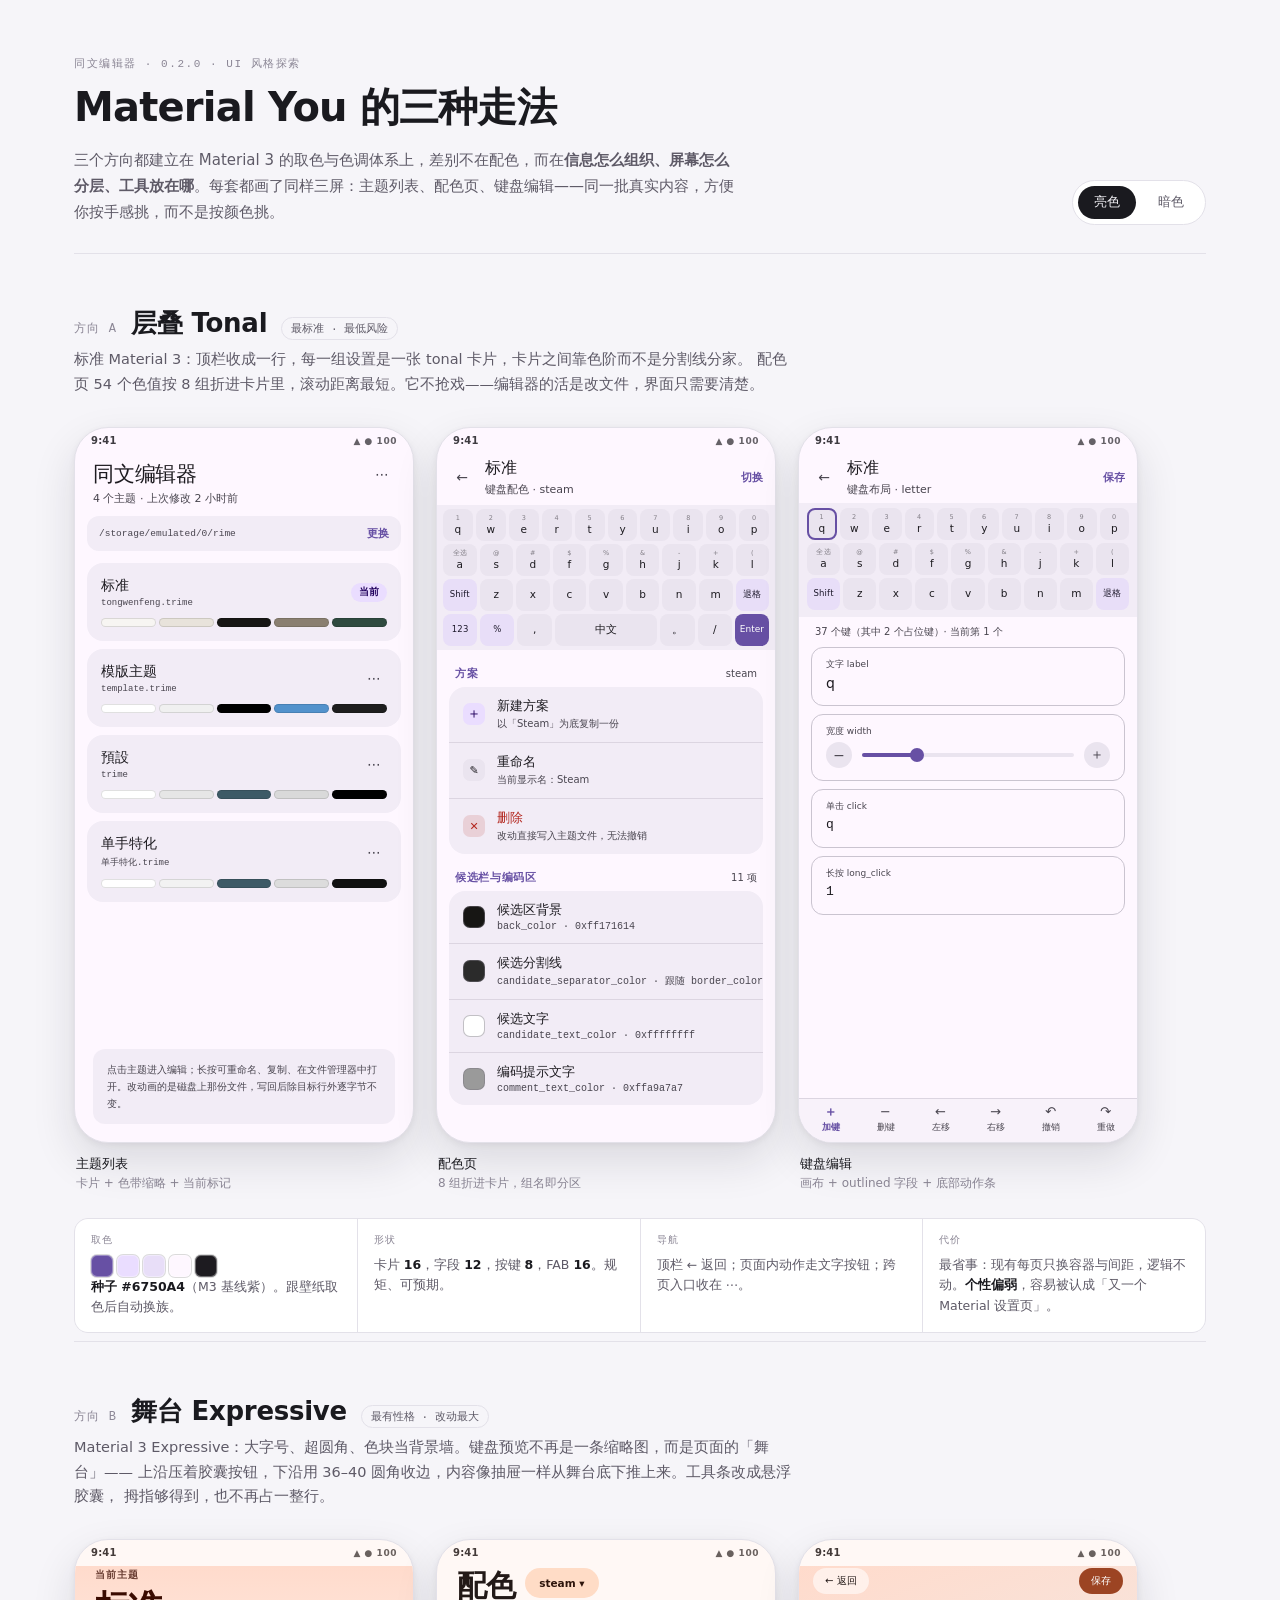
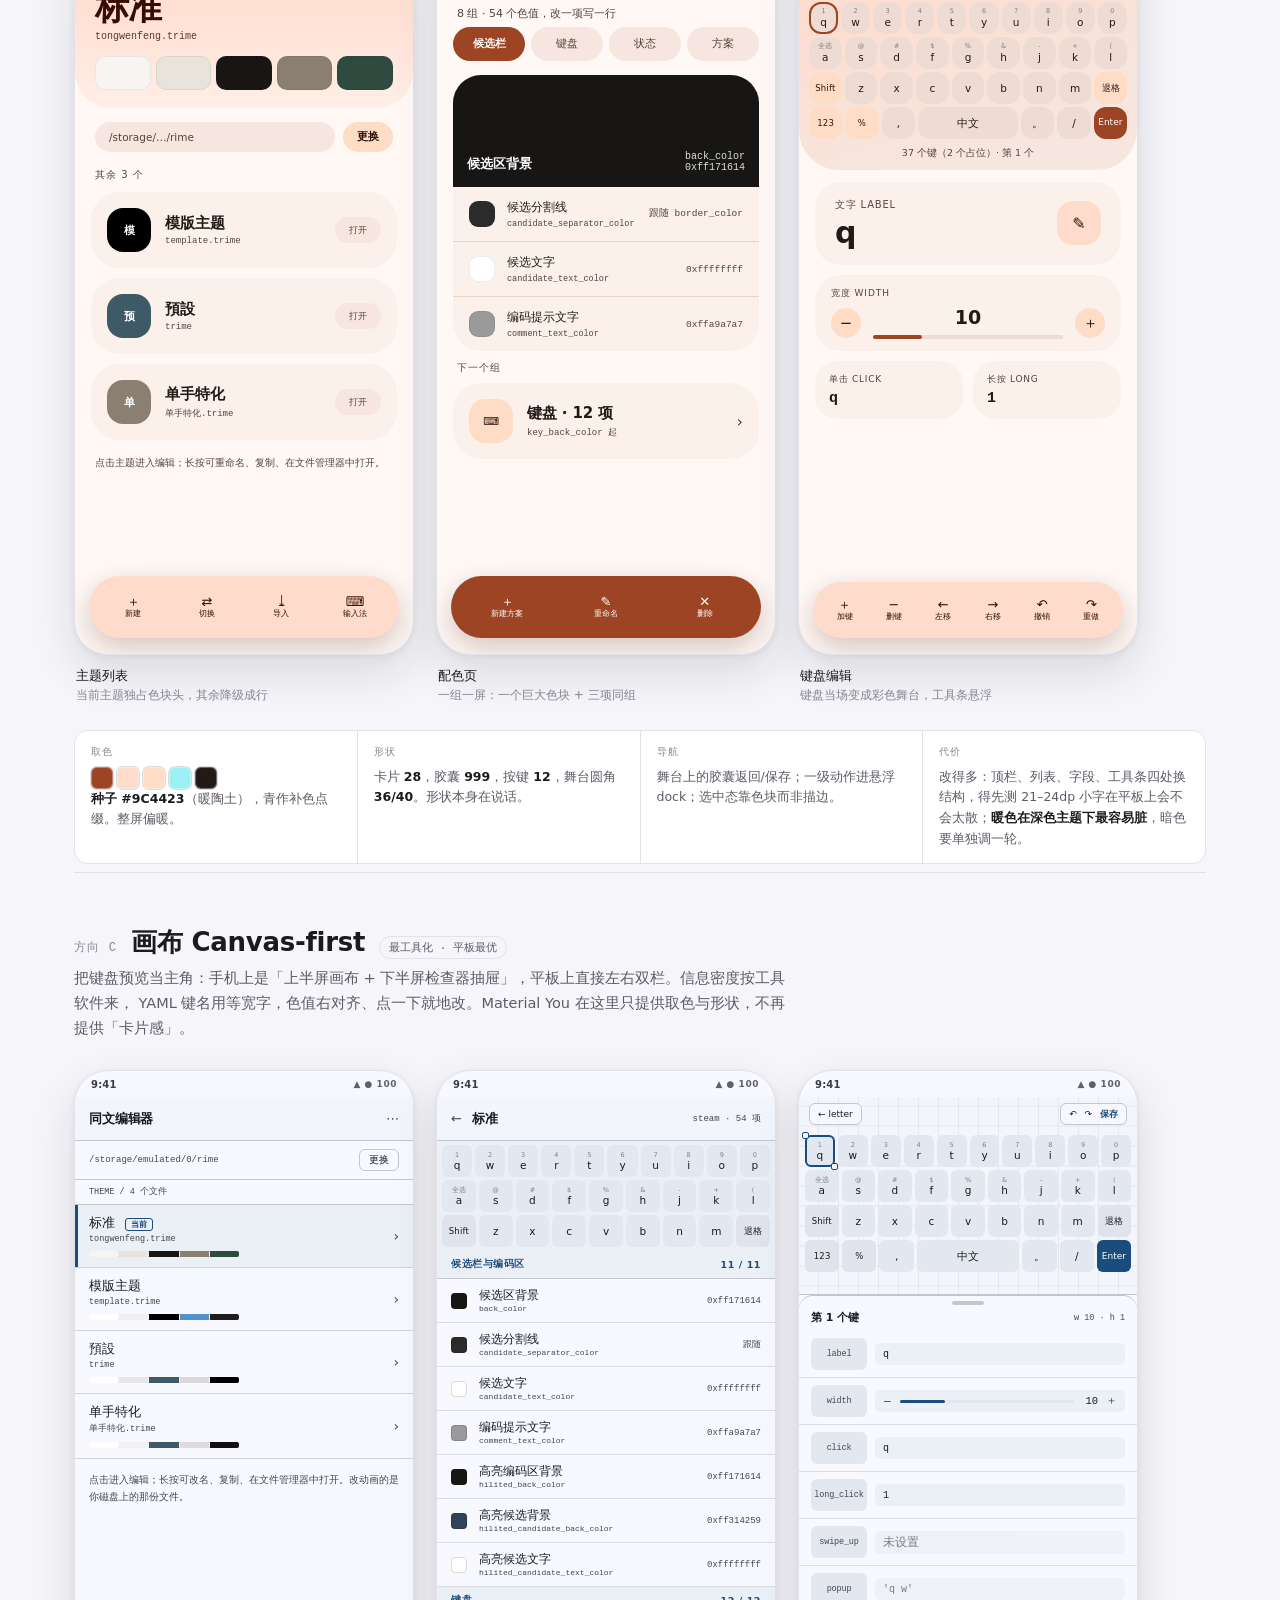
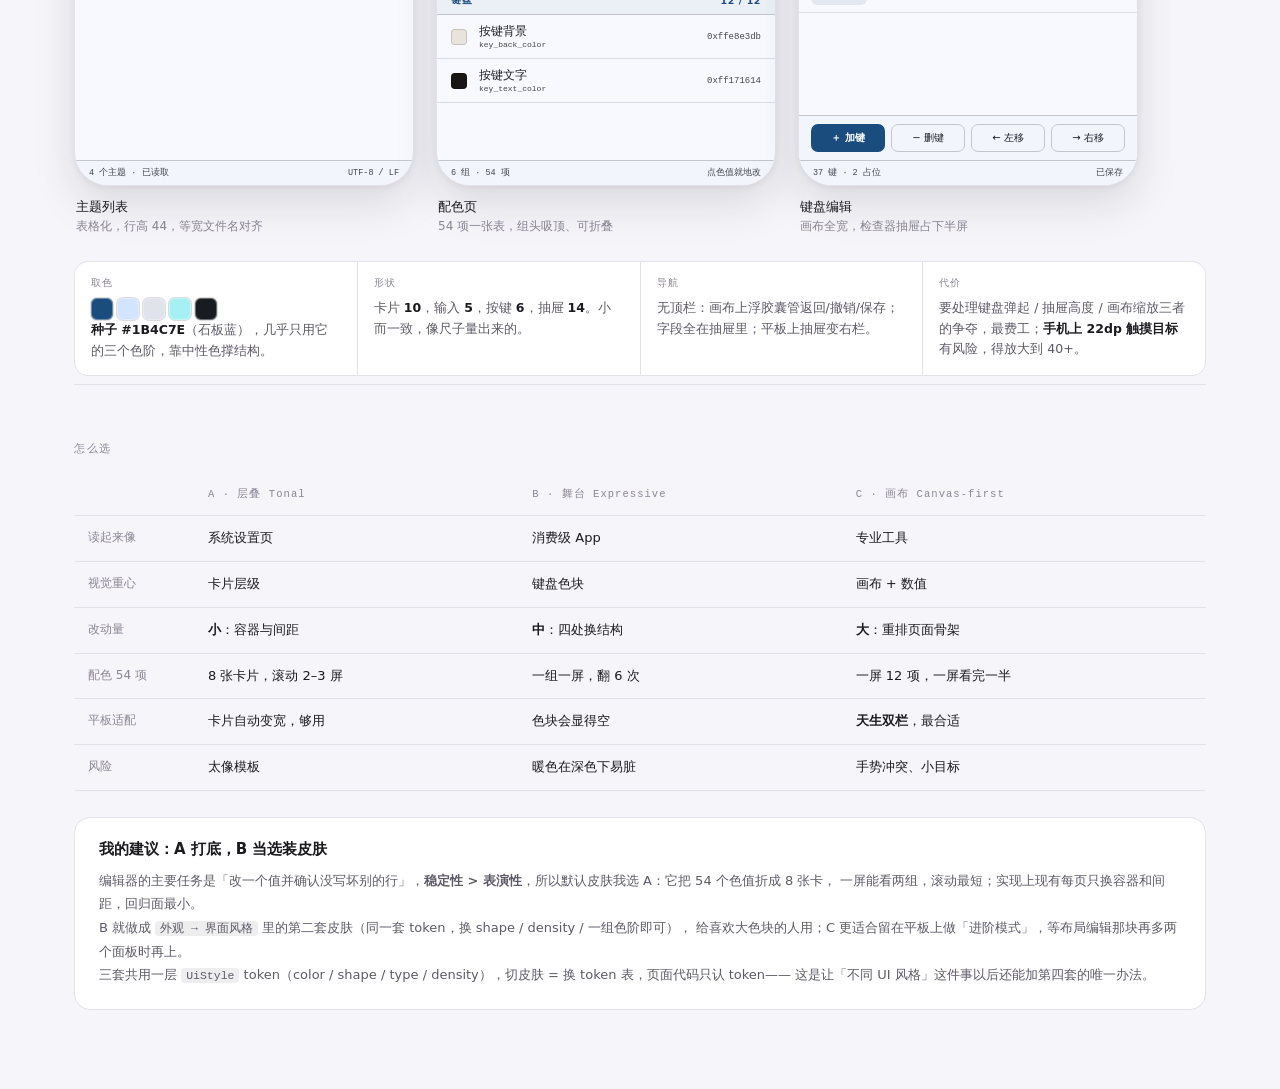
<file: android/doc/design/ui-directions.html>
<!doctype html>
<html lang="zh-CN">
<head>
<meta charset="utf-8">
<meta name="viewport" content="width=device-width, initial-scale=1">
<title>同文编辑器 · UI 风格探索（Material You）</title>
<style>
  :root{
    --font:"Roboto","Noto Sans SC","Source Han Sans SC","PingFang SC","Microsoft YaHei",system-ui,sans-serif;
    --mono:"Roboto Mono","JetBrains Mono","Cascadia Mono",Consolas,monospace;
    --page:#F6F5F9; --page-fg:#1A1A1F; --page-2:#5E5A67; --page-3:#8B8695;
    --panel:#FFFFFF; --hair:#E3E1E9;
  }
  body.dark{
    --page:#0F0E12; --page-fg:#ECE9F1; --page-2:#ADA8B8; --page-3:#7C7787;
    --panel:#1A191F; --hair:#2C2A34;
  }
  *{box-sizing:border-box;-webkit-font-smoothing:antialiased}
  html,body{margin:0}
  body{
    background:var(--page);color:var(--page-fg);font-family:var(--font);
    padding:0 0 80px;transition:background .25s,color .25s;
  }
  .wrap{max-width:1180px;margin:0 auto;padding:0 24px}

  /* ---------- 页头 ---------- */
  header.top{padding:56px 0 28px;border-bottom:1px solid var(--hair)}
  .eyebrow{font-family:var(--mono);font-size:11px;letter-spacing:.14em;text-transform:uppercase;color:var(--page-3)}
  h1{font-size:40px;line-height:1.14;letter-spacing:-.02em;margin:14px 0 0;font-weight:650}
  .lede{max-width:660px;font-size:15px;line-height:1.75;color:var(--page-2);margin:16px 0 0}
  .headrow{display:flex;justify-content:space-between;align-items:flex-end;gap:32px;flex-wrap:wrap}
  .toggle{display:flex;gap:6px;background:var(--panel);border:1px solid var(--hair);border-radius:999px;padding:5px}
  .toggle button{
    font:inherit;font-size:12.5px;padding:8px 16px;border-radius:999px;border:0;cursor:pointer;
    background:transparent;color:var(--page-2)
  }
  .toggle button[aria-pressed="true"]{background:var(--page-fg);color:var(--page)}

  /* ---------- 方向区块 ---------- */
  section.dir{padding:52px 0 8px;border-bottom:1px solid var(--hair)}
  .dirhead{display:flex;align-items:baseline;gap:14px;margin-bottom:6px}
  .no{font-family:var(--mono);font-size:12px;color:var(--page-3);letter-spacing:.1em}
  .dirhead h2{font-size:26px;margin:0;letter-spacing:-.01em;font-weight:620}
  .tag{font-size:11px;font-family:var(--mono);padding:3px 9px;border-radius:999px;border:1px solid var(--hair);color:var(--page-2)}
  .claim{font-size:14.5px;color:var(--page-2);margin:2px 0 30px;max-width:720px;line-height:1.7}

  .frames{display:flex;gap:22px;flex-wrap:wrap;align-items:flex-start}
  .frame{flex:0 0 auto}
  .cap{margin:12px 2px 0;font-size:12px;color:var(--page-3)}
  .cap b{display:block;font-size:13px;color:var(--page-fg);font-weight:550;margin-bottom:2px}

  /* ---------- 手机壳 ---------- */
  .phone{
    width:340px;height:716px;border-radius:34px;overflow:hidden;position:relative;
    border:1px solid var(--hair);background:var(--s-surface);color:var(--s-onSurface);
    box-shadow:0 18px 44px rgba(28,25,40,.12), 0 2px 6px rgba(28,25,40,.06);
    display:flex;flex-direction:column;
  }
  .stat{height:26px;flex:0 0 26px;display:flex;align-items:center;justify-content:space-between;
    padding:0 16px;font-size:10px;font-weight:600;letter-spacing:.02em;color:var(--s-onSurface);opacity:.85}
  .stat .r{font-size:9px;letter-spacing:.06em;opacity:.8}
  .screen{flex:1;display:flex;flex-direction:column;min-height:0;overflow:hidden}
  .scroll{flex:1;overflow:hidden;min-height:0}
  .mono{font-family:var(--mono);font-variant-numeric:tabular-nums}

  /* 通用小键盘 */
  .kb{padding:5px;display:flex;flex-direction:column;gap:3px;background:var(--s-surface2)}
  .kb-row{display:flex;gap:3px}
  .k{flex:1;min-width:0;display:flex;flex-direction:column;align-items:center;justify-content:center;
    height:32px;border-radius:var(--r-key);background:var(--s-surface3);color:var(--s-onSurface);
    font-size:10.5px;line-height:1;position:relative}
  .k s{text-decoration:none;font-size:6.5px;opacity:.5;margin-bottom:2px;letter-spacing:.02em}
  .k.fn{background:var(--s-scontainer);color:var(--s-onScontainer);font-size:8.5px;letter-spacing:.02em}
  .k.acc{background:var(--s-primary);color:var(--s-onPrimary);font-size:9px}
  .k.sel{outline:2px solid var(--s-primary);outline-offset:-2px}

  .sw{display:flex;gap:3px}
  .sw i{flex:1;height:9px;border-radius:var(--r-swatch,3px);display:block;
    box-shadow:inset 0 0 0 1px rgba(0,0,0,.12)}

  /* ================= A · 层叠 Tonal ================= */
  .d-a{
    --s-primary:#6750A4;--s-onPrimary:#FFFFFF;--s-pcontainer:#EADDFF;--s-onPcontainer:#21005D;
    --s-scontainer:#E8DEF8;--s-onScontainer:#1D192B;
    --s-surface:#FEF7FF;--s-surface1:#F8F2FA;--s-surface2:#F2ECF6;--s-surface3:#EAE4EF;
    --s-onSurface:#1D1B20;--s-onSurfaceVariant:#49454F;--s-outline:#79747E;--s-outlineVariant:#CAC4D0;
    --s-error:#B3261E;
    --r-card:16px;--r-btn:20px;--r-key:8px;--r-swatch:6px;
  }
  body.dark .d-a{
    --s-primary:#D0BCFF;--s-onPrimary:#381E72;--s-pcontainer:#4F378B;--s-onPcontainer:#EADDFF;
    --s-scontainer:#4A4458;--s-onScontainer:#E8DEF8;
    --s-surface:#141218;--s-surface1:#1C1B21;--s-surface2:#211F26;--s-surface3:#2B2930;
    --s-onSurface:#E6E0E9;--s-onSurfaceVariant:#CAC4D0;--s-outline:#938F99;--s-outlineVariant:#49454F;
    --s-error:#F2B8B5;
  }
  .a-bar{padding:6px 18px 10px}
  .a-bar .t{font-size:21px;letter-spacing:-.01em;font-weight:560}
  .a-bar .sub{font-size:11px;color:var(--s-onSurfaceVariant);margin-top:3px}
  .a-barrow{display:flex;align-items:center;gap:10px}
  .a-ic{width:26px;height:26px;border-radius:999px;display:grid;place-items:center;color:var(--s-onSurfaceVariant);font-size:14px}
  .a-sec{margin:16px 18px 6px;display:flex;align-items:baseline;justify-content:space-between}
  .a-sec b{font-size:11px;font-weight:600;letter-spacing:.06em;color:var(--s-primary)}
  .a-sec span{font-size:10px;color:var(--s-onSurfaceVariant)}
  .a-path{margin:0 12px 4px;padding:10px 12px;border-radius:12px;background:var(--s-surface2);
    display:flex;align-items:center;justify-content:space-between;gap:8px}
  .a-path .p{font-family:var(--mono);font-size:9.5px;color:var(--s-onSurfaceVariant);
    overflow:hidden;text-overflow:ellipsis;white-space:nowrap}
  .a-path .act{font-size:11px;font-weight:600;color:var(--s-primary);white-space:nowrap}
  .a-card{margin:0 12px 8px;padding:14px;border-radius:var(--r-card);background:var(--s-surface2)}
  .a-card.flat{background:transparent;padding:0;overflow:hidden;background:var(--s-surface2)}
  .a-theme{display:flex;align-items:center;justify-content:space-between;gap:8px;margin-bottom:10px}
  .a-theme .n{font-size:14px;font-weight:550}
  .a-theme .f{font-family:var(--mono);font-size:9px;color:var(--s-onSurfaceVariant);margin-top:3px}
  .a-badge{font-size:9.5px;font-weight:600;padding:3px 8px;border-radius:999px;
    background:var(--s-pcontainer);color:var(--s-onPcontainer);white-space:nowrap}
  .a-row{display:flex;align-items:center;gap:12px;padding:11px 14px;min-height:46px}
  .a-row+.a-row{border-top:1px solid color-mix(in srgb,var(--s-outlineVariant) 55%,transparent)}
  .a-row .tt{font-size:12.5px;font-weight:500}
  .a-row .ds{font-size:10px;color:var(--s-onSurfaceVariant);margin-top:2px;
    overflow:hidden;text-overflow:ellipsis;white-space:nowrap}
  .a-chip{width:22px;height:22px;border-radius:7px;flex:0 0 22px;border:1px solid color-mix(in srgb,var(--s-outline) 45%,transparent)}
  .a-row.err .tt{color:var(--s-error)}
  .a-hint{margin:auto 18px 18px;padding:12px 14px;border-radius:12px;font-size:10px;line-height:1.7;
    color:var(--s-onSurfaceVariant);background:color-mix(in srgb,var(--s-surface3) 55%,transparent)}
  .a-action{display:flex;border-top:1px solid color-mix(in srgb,var(--s-outlineVariant) 60%,transparent);
    background:var(--s-surface1);padding:6px 4px 8px}
  .a-action div{flex:1;display:flex;flex-direction:column;align-items:center;gap:3px;font-size:9px;color:var(--s-onSurfaceVariant)}
  .a-action div.on{color:var(--s-primary);font-weight:600}
  .a-action .g{font-size:13px;line-height:1}
  .a-field{margin:0 12px 8px;padding:10px 14px 12px;border-radius:12px;
    border:1px solid var(--s-outlineVariant);background:transparent}
  .a-field .lb{font-size:9px;color:var(--s-onSurfaceVariant);margin-bottom:4px}
  .a-field .vl{font-size:14px;min-height:18px}
  .a-slider{position:relative;height:16px;display:flex;align-items:center}
  .a-slider .track{position:absolute;left:0;right:0;height:4px;border-radius:2px;background:var(--s-surface3)}
  .a-slider .fill{position:absolute;left:0;width:26%;height:4px;border-radius:2px;background:var(--s-primary)}
  .a-slider .thumb{position:absolute;left:26%;width:14px;height:14px;margin-left:-7px;border-radius:999px;background:var(--s-primary)}

  /* ================= B · 舞台 Expressive ================= */
  .d-b{
    --s-primary:#9C4423;--s-onPrimary:#FFFFFF;--s-pcontainer:#FFDBCC;--s-onPcontainer:#3A0B00;
    --s-scontainer:#FFDCC6;--s-onScontainer:#2E150C;
    --s-tcontainer:#9CF1F5;--s-onTcontainer:#002023;
    --s-surface:#FFF8F5;--s-surface1:#FCF0EA;--s-surface2:#F6E6DF;--s-surface3:#EEDCD4;
    --s-onSurface:#231917;--s-onSurfaceVariant:#55433B;--s-outline:#87736A;--s-outlineVariant:#D8C2B9;
    --s-error:#B3261E;
    --r-card:28px;--r-btn:999px;--r-key:12px;--r-swatch:8px;
  }
  body.dark .d-b{
    --s-primary:#FFB59B;--s-onPrimary:#5B1B00;--s-pcontainer:#7C2E10;--s-onPcontainer:#FFDBCC;
    --s-scontainer:#5C4033;--s-onScontainer:#FFDCC6;
    --s-tcontainer:#004F53;--s-onTcontainer:#9CF1F5;
    --s-surface:#1A1110;--s-surface1:#221715;--s-surface2:#281D19;--s-surface3:#332723;
    --s-onSurface:#F1DFD9;--s-onSurfaceVariant:#D8C2B9;--s-outline:#A08B82;--s-outlineVariant:#55433B;
    --s-error:#FFB4AB;
  }
  .b-hero{padding:2px 20px 18px;border-radius:0 0 36px 36px;
    background:linear-gradient(180deg,var(--s-pcontainer),color-mix(in srgb,var(--s-pcontainer) 35%,var(--s-surface)))}
  .b-hero .eb{font-size:10px;font-weight:600;letter-spacing:.1em;color:var(--s-onPcontainer);opacity:.75}
  .b-hero .h1{font-size:34px;line-height:1.05;letter-spacing:-.03em;font-weight:680;margin-top:8px;color:var(--s-onPcontainer)}
  .b-hero .fm{font-family:var(--mono);font-size:10px;color:var(--s-onPcontainer);opacity:.8;margin-top:6px}
  .b-bigsw{display:flex;gap:5px;margin-top:14px}
  .b-bigsw i{flex:1;height:34px;border-radius:10px;display:block;box-shadow:inset 0 0 0 1px rgba(0,0,0,.06)}
  .b-pills{display:flex;gap:8px;padding:14px 20px 0;flex-wrap:nowrap;overflow:hidden}
  .b-chip{height:30px;padding:0 14px;border-radius:999px;display:flex;align-items:center;
    font-size:10.5px;background:var(--s-surface2);color:var(--s-onSurfaceVariant);white-space:nowrap;
    overflow:hidden;text-overflow:ellipsis}
  .b-chip.t{background:var(--s-scontainer);color:var(--s-onScontainer);font-weight:600}
  .b-card{margin:10px 16px 0;padding:16px;border-radius:var(--r-card);background:var(--s-surface1);
    display:flex;align-items:center;gap:14px}
  .b-card .blk{width:44px;height:44px;border-radius:16px;flex:0 0 44px;display:flex;align-items:center;justify-content:center;
    font-size:11px;font-weight:700}
  .b-card .n{font-size:15px;font-weight:600;letter-spacing:-.01em}
  .b-card .f{font-family:var(--mono);font-size:9px;color:var(--s-onSurfaceVariant);margin-top:3px}
  .b-seg{display:flex;gap:6px;padding:6px 16px 0}
  .b-seg div{flex:1;height:34px;border-radius:999px;display:grid;place-items:center;font-size:10.5px;
    background:var(--s-surface2);color:var(--s-onSurfaceVariant)}
  .b-seg div.on{background:var(--s-primary);color:var(--s-onPrimary);font-weight:600}
  .b-swatchbox{margin:14px 16px 0;border-radius:var(--r-card);overflow:hidden;background:var(--s-surface1)}
  .b-swatchbox .big{height:112px;display:flex;align-items:flex-end;justify-content:space-between;padding:14px}
  .b-swatchbox .big b{font-size:13px;font-weight:600}
  .b-swatchbox .big span{font-family:var(--mono);font-size:10px;opacity:.85}
  .b-swrow{display:flex;align-items:center;gap:12px;padding:12px 16px}
  .b-swrow+.b-swrow{border-top:1px solid color-mix(in srgb,var(--s-outlineVariant) 60%,transparent)}
  .b-swrow .c{width:26px;height:26px;border-radius:9px;flex:0 0 26px;box-shadow:inset 0 0 0 1px rgba(0,0,0,.08)}
  .b-swrow .n{font-size:12px;font-weight:500}
  .b-swrow .k{font-family:var(--mono);font-size:8.5px;color:var(--s-onSurfaceVariant);margin-top:3px;
    background:none;border-radius:0;height:auto;display:block;line-height:1.2;text-align:left}
  .b-swrow .h{font-family:var(--mono);font-size:9.5px;color:var(--s-onSurfaceVariant)}
  .b-dock{position:absolute;left:14px;right:14px;bottom:16px;height:62px;border-radius:999px;
    background:var(--s-pcontainer);display:flex;align-items:center;padding:0 8px;gap:2px;
    box-shadow:0 10px 28px rgba(58,20,0,.22)}
  .b-dock div{flex:1;display:flex;flex-direction:column;align-items:center;justify-content:center;gap:2px;
    font-size:8px;line-height:1.1;white-space:nowrap;color:var(--s-onPcontainer);overflow:hidden}
  .b-dock .g{font-size:13px;line-height:1}
  .b-stage{margin:0;padding:0 0 10px;border-radius:0 0 40px 40px;
    background:linear-gradient(160deg,var(--s-pcontainer),var(--s-surface2) 78%)}
  .b-stage .row{display:flex;justify-content:space-between;align-items:center;padding:2px 14px 8px}
  .b-fchip{height:26px;padding:0 12px;border-radius:999px;background:color-mix(in srgb,var(--s-surface) 72%,transparent);
    display:flex;align-items:center;gap:5px;font-size:10px;color:var(--s-onSurface);backdrop-filter:blur(4px)}
  .b-bigin{display:flex;align-items:center;justify-content:space-between;
    margin:0 16px;padding:16px 20px;border-radius:26px;background:var(--s-surface1)}
  .b-bigin .lb{font-size:10px;letter-spacing:.08em;color:var(--s-onSurfaceVariant)}
  .b-bigin .v{font-size:30px;line-height:1.1;font-weight:640;letter-spacing:-.02em;margin-top:4px}
  .b-step{display:flex;align-items:center;gap:10px;margin:10px 16px 0;padding:10px 14px;border-radius:999px;background:var(--s-surface1)}
  .b-step.col{display:block;border-radius:26px;padding:12px 16px 12px}
  .b-step .r,.b-card .r{width:30px;height:30px;border-radius:999px;background:var(--s-scontainer);color:var(--s-onScontainer);
    display:grid;place-items:center;font-size:15px;flex:0 0 30px}
  .b-step .mid{flex:1;display:flex;flex-direction:column;align-items:center;justify-content:center;gap:0}
  .b-step .num{font-size:17px;font-weight:650;line-height:1}

  /* ================= C · 画布 Canvas-first ================= */
  .d-c{
    --s-primary:#1B4C7E;--s-onPrimary:#FFFFFF;--s-pcontainer:#D3E4FF;--s-onPcontainer:#001D34;
    --s-scontainer:#E0E2EC;--s-onScontainer:#191C20;
    --s-tcontainer:#A6F0F4;--s-onTcontainer:#002021;
    --s-surface:#F8F9FF;--s-surface1:#F2F5FB;--s-surface2:#EBEFF6;--s-surface3:#E3E8F0;
    --s-onSurface:#181C20;--s-onSurfaceVariant:#43474E;--s-outline:#74777F;--s-outlineVariant:#C4C6CF;
    --s-error:#BA1A1A;
    --r-card:10px;--r-btn:8px;--r-key:6px;--r-swatch:3px;
  }
  body.dark .d-c{
    --s-primary:#A3C9F9;--s-onPrimary:#00325A;--s-pcontainer:#254A75;--s-onPcontainer:#D3E4FF;
    --s-scontainer:#3B4858;--s-onScontainer:#DFE2EA;
    --s-tcontainer:#004F53;--s-onTcontainer:#A6F0F4;
    --s-surface:#0E1217;--s-surface1:#151A21;--s-surface2:#191F27;--s-surface3:#212932;
    --s-onSurface:#E1E2E8;--s-onSurfaceVariant:#C3C6CF;--s-outline:#8D9199;--s-outlineVariant:#3C424B;
    --s-error:#FFB4AB;
  }
  .c-bar{height:44px;display:flex;align-items:center;gap:10px;padding:0 14px;
    border-bottom:1px solid var(--s-outlineVariant);background:var(--s-surface1)}
  .c-bar .t{font-size:13px;font-weight:600;letter-spacing:-.01em}
  .c-bar .m{font-family:var(--mono);font-size:9px;color:var(--s-onSurfaceVariant);margin-left:auto}
  .c-path{display:flex;align-items:center;gap:8px;padding:8px 14px;border-bottom:1px solid var(--s-outlineVariant)}
  .c-path .p{font-family:var(--mono);font-size:9px;color:var(--s-onSurfaceVariant);
    overflow:hidden;text-overflow:ellipsis;white-space:nowrap;flex:1}
  .c-path .b{font-size:10px;padding:3px 9px;border-radius:6px;border:1px solid var(--s-outlineVariant)}
  .c-item{display:flex;align-items:center;gap:10px;padding:10px 14px;border-bottom:1px solid
    color-mix(in srgb,var(--s-outlineVariant) 70%,transparent);position:relative;background:var(--s-surface)}
  .c-item.on{background:var(--s-surface2)}
  .c-item.on::before{content:"";position:absolute;left:0;top:0;bottom:0;width:3px;background:var(--s-primary)}
  .c-item .n{font-size:12.5px;font-weight:550}
  .c-item .f{font-family:var(--mono);font-size:8.5px;color:var(--s-onSurfaceVariant);margin-top:2px}
  .c-strip{height:6px;border-radius:2px;overflow:hidden;display:flex;gap:1px;margin-top:7px;width:150px;
    box-shadow:inset 0 0 0 1px rgba(128,128,128,.22)}
  .c-strip i{flex:1;display:block}
  .c-row{display:grid;grid-template-columns:18px 1fr 92px;align-items:center;gap:10px;
    padding:9px 14px;border-bottom:1px solid color-mix(in srgb,var(--s-outlineVariant) 55%,transparent)}
  .c-row .c{width:16px;height:16px;border-radius:4px;box-shadow:inset 0 0 0 1px rgba(0,0,0,.14)}
  .c-row .n{font-size:11.5px}
  .c-row .n em{display:block;font-family:var(--mono);font-size:8px;font-style:normal;color:var(--s-onSurfaceVariant);margin-top:1px}
  .c-row .h{font-family:var(--mono);font-size:9px;color:var(--s-onSurfaceVariant);text-align:right}
  .c-group{position:sticky;top:0;display:flex;justify-content:space-between;align-items:center;
    padding:7px 14px;background:var(--s-surface2);font-size:9.5px;font-weight:600;letter-spacing:.06em;
    color:var(--s-primary);border-bottom:1px solid var(--s-outlineVariant)}
  .c-foot{padding:6px 14px;display:flex;justify-content:space-between;align-items:center;
    border-top:1px solid var(--s-outlineVariant);background:var(--s-surface1);
    font-family:var(--mono);font-size:8.5px;color:var(--s-onSurfaceVariant)}
  .c-canvas{position:relative;background:var(--s-surface1);
    background-image:linear-gradient(color-mix(in srgb,var(--s-onSurfaceVariant) 7%,transparent) 1px,transparent 1px),
      linear-gradient(90deg,color-mix(in srgb,var(--s-onSurfaceVariant) 7%,transparent) 1px,transparent 1px);
    background-size:20px 20px;background-position:center;
    border-bottom:1px solid var(--s-outlineVariant);padding:6px 0 14px}
  .c-float{position:absolute;top:6px;left:10px;right:10px;display:flex;justify-content:space-between;pointer-events:none}
  .c-float div{height:22px;padding:0 8px;border-radius:6px;font-size:9px;display:flex;align-items:center;gap:4px;
    background:color-mix(in srgb,var(--s-surface) 86%,transparent);color:var(--s-onSurface);
    border:1px solid var(--s-outlineVariant)}
  .c-handle{position:absolute;width:7px;height:7px;border-radius:2px;background:var(--s-surface);border:1.5px solid var(--s-primary)}
  .c-sheet{flex:1;min-height:0;background:var(--s-surface);border-radius:14px 14px 0 0;
    border-top:1px solid var(--s-outlineVariant);display:flex;flex-direction:column}
  .c-grab{height:14px;display:grid;place-items:center;flex:0 0 14px}
  .c-grab i{width:32px;height:3.5px;border-radius:2px;background:var(--s-outlineVariant);display:block}
  .c-kv{display:grid;grid-template-columns:56px 1fr;align-items:center;gap:8px;
    padding:7px 12px;border-bottom:1px solid color-mix(in srgb,var(--s-outlineVariant) 50%,transparent)}
  .c-kv .k{font-family:var(--mono);font-size:8.5px;color:var(--s-onSurfaceVariant);letter-spacing:-.02em}
  .c-kv .v{font-size:11.5px;padding:4px 8px;border-radius:5px;background:var(--s-surface2);min-height:22px;display:flex;align-items:center}
  .c-kv .v.mono{font-family:var(--mono);font-size:10px}
  .c-kv .v.ph{color:var(--s-onSurfaceVariant);opacity:.7}
  .c-tools{display:flex;gap:6px;padding:8px 12px;border-top:1px solid var(--s-outlineVariant);background:var(--s-surface1);margin-top:auto}
  .c-tools div{flex:1;height:28px;border-radius:7px;display:grid;place-items:center;font-size:10px;
    border:1px solid var(--s-outlineVariant);color:var(--s-onSurface)}
  .c-tools div.p{background:var(--s-primary);color:var(--s-onPrimary);border-color:transparent;font-weight:600}

  /* ---------- 规格条 ---------- */
  .spec{margin:26px 0 0;display:grid;grid-template-columns:repeat(4,minmax(0,1fr));gap:1px;
    background:var(--hair);border:1px solid var(--hair);border-radius:14px;overflow:hidden}
  .spec>div{background:var(--panel);padding:14px 16px}
  .spec dt{font-size:10px;letter-spacing:.1em;font-family:var(--mono);color:var(--page-3);margin-bottom:8px}
  .spec dd{margin:0;font-size:12.5px;line-height:1.65;color:var(--page-2)}
  .spec dd b{color:var(--page-fg);font-weight:600}
  .pal{display:flex;gap:4px;margin-top:2px}
  .pal i{width:22px;height:22px;border-radius:6px;display:block;
    box-shadow:0 0 0 1px rgba(0,0,0,.14), inset 0 0 0 1px rgba(255,255,255,.35)}

  /* ---------- 结尾对比 ---------- */
  .end{padding:56px 0 0}
  table.cmp{width:100%;border-collapse:collapse;font-size:13px;margin-top:18px}
  table.cmp th,table.cmp td{text-align:left;padding:12px 14px;border-bottom:1px solid var(--hair);vertical-align:top;line-height:1.6}
  table.cmp th{font-size:10.5px;letter-spacing:.1em;font-family:var(--mono);color:var(--page-3);font-weight:500}
  table.cmp td:first-child{color:var(--page-3);font-size:12px;width:120px}
  table.cmp b{font-weight:600}
  .pick{margin-top:26px;padding:22px 24px;border-radius:16px;background:var(--panel);border:1px solid var(--hair)}
  .pick h3{margin:0 0 10px;font-size:15px}
  .pick p{margin:0;font-size:13px;line-height:1.8;color:var(--page-2)}
  .pick code{font-family:var(--mono);font-size:11.5px;background:color-mix(in srgb,var(--page-fg) 7%,transparent);padding:1px 5px;border-radius:4px}
  @media (max-width:1120px){.spec{grid-template-columns:repeat(2,minmax(0,1fr))}}
</style>
</head>
<body>
<div class="wrap">

<header class="top">
  <div class="headrow">
    <div>
      <div class="eyebrow">同文编辑器 · 0.2.0 · UI 风格探索</div>
      <h1>Material You 的三种走法</h1>
      <p class="lede">三个方向都建立在 Material 3 的取色与色调体系上，差别不在配色，而在<b>信息怎么组织、屏幕怎么分层、工具放在哪</b>。每套都画了同样三屏：主题列表、配色页、键盘编辑——同一批真实内容，方便你按手感挑，而不是按颜色挑。</p>
    </div>
    <div class="toggle" role="group" aria-label="明暗">
      <button id="b-light" aria-pressed="true">亮色</button>
      <button id="b-dark" aria-pressed="false">暗色</button>
    </div>
  </div>
</header>

<!-- ============ A ============ -->
<section class="dir" id="a">
  <div class="dirhead">
    <span class="no">方向 A</span>
    <h2>层叠 Tonal</h2>
    <span class="tag">最标准 · 最低风险</span>
  </div>
  <p class="claim">
    标准 Material 3：顶栏收成一行，每一组设置是一张 tonal 卡片，卡片之间靠色阶而不是分割线分家。
    配色页 54 个色值按 8 组折进卡片里，滚动距离最短。它不抢戏——编辑器的活是改文件，界面只需要清楚。
  </p>

  <div class="frames">
    <!-- A1 -->
    <div class="frame">
      <div class="phone d-a">
        <div class="stat"><span>9:41</span><span class="r">▲ ● 100</span></div>
        <div class="screen">
          <div class="a-bar">
            <div class="a-barrow"><div class="t" style="flex:1">同文编辑器</div><div class="a-ic">⋯</div></div>
            <div class="sub">4 个主题 · 上次修改 2 小时前</div>
          </div>
          <div class="a-path">
            <div class="p">/storage/emulated/0/rime</div>
            <div class="act">更换</div>
          </div>
          <div class="scroll" style="padding-top:8px">
            <div class="a-card">
              <div class="a-theme">
                <div><div class="n">标准</div><div class="f">tongwenfeng.trime</div></div>
                <div class="a-badge">当前</div>
              </div>
              <div class="sw"><i style="background:#f7f5f2"></i><i style="background:#e8e3db"></i><i style="background:#171614"></i><i style="background:#8a7f70"></i><i style="background:#2f4a3f"></i></div>
            </div>
            <div class="a-card">
              <div class="a-theme">
                <div><div class="n">模版主题</div><div class="f">template.trime</div></div>
                <div class="a-ic">⋯</div>
              </div>
              <div class="sw"><i style="background:#ffffff"></i><i style="background:#f0f0f0"></i><i style="background:#000000"></i><i style="background:#5292cc"></i><i style="background:#1e1e1e"></i></div>
            </div>
            <div class="a-card">
              <div class="a-theme">
                <div><div class="n">預設</div><div class="f">trime</div></div>
                <div class="a-ic">⋯</div>
              </div>
              <div class="sw"><i style="background:#ffffff"></i><i style="background:#e6e6e6"></i><i style="background:#3d5a66"></i><i style="background:#d9d9d9"></i><i style="background:#000000"></i></div>
            </div>
            <div class="a-card">
              <div class="a-theme">
                <div><div class="n">单手特化</div><div class="f">单手特化.trime</div></div>
                <div class="a-ic">⋯</div>
              </div>
              <div class="sw"><i style="background:#ffffff"></i><i style="background:#f2f2f2"></i><i style="background:#3d5a66"></i><i style="background:#dcdcdc"></i><i style="background:#111111"></i></div>
            </div>
          </div>
          <div class="a-hint">点击主题进入编辑；长按可重命名、复制、在文件管理器中打开。改动画的是磁盘上那份文件，写回后除目标行外逐字节不变。</div>
        </div>
      </div>
      <div class="cap"><b>主题列表</b>卡片 + 色带缩略 + 当前标记</div>
    </div>

    <!-- A2 -->
    <div class="frame">
      <div class="phone d-a">
        <div class="stat"><span>9:41</span><span class="r">▲ ● 100</span></div>
        <div class="screen">
          <div class="a-bar" style="padding:4px 12px 8px">
            <div class="a-barrow">
              <div class="a-ic">←</div>
              <div style="flex:1"><div class="t" style="font-size:16px">标准</div>
                <div class="sub">键盘配色 · steam</div></div>
              <div class="act" style="font-size:11px;font-weight:600;color:var(--s-primary)">切换</div>
            </div>
          </div>
          <div class="kb" style="padding:4px 6px">
            <div class="kb-row"><div class="k"><s>1</s>q</div><div class="k"><s>2</s>w</div><div class="k"><s>3</s>e</div><div class="k"><s>4</s>r</div><div class="k"><s>5</s>t</div><div class="k"><s>6</s>y</div><div class="k"><s>7</s>u</div><div class="k"><s>8</s>i</div><div class="k"><s>9</s>o</div><div class="k"><s>0</s>p</div></div>
            <div class="kb-row"><div class="k"><s>全选</s>a</div><div class="k"><s>@</s>s</div><div class="k"><s>#</s>d</div><div class="k"><s>$</s>f</div><div class="k"><s>%</s>g</div><div class="k"><s>&amp;</s>h</div><div class="k"><s>-</s>j</div><div class="k"><s>+</s>k</div><div class="k"><s>(</s>l</div></div>
            <div class="kb-row"><div class="k fn">Shift</div><div class="k">z</div><div class="k">x</div><div class="k">c</div><div class="k">v</div><div class="k">b</div><div class="k">n</div><div class="k">m</div><div class="k fn">退格</div></div>
            <div class="kb-row"><div class="k fn">123</div><div class="k fn">%</div><div class="k">,</div><div class="k" style="flex:3">中文</div><div class="k">。</div><div class="k">/</div><div class="k acc">Enter</div></div>
          </div>
          <div class="scroll">
            <div class="a-sec"><b>方案</b><span>steam</span></div>
            <div class="a-card" style="padding:0;overflow:hidden">
              <div class="a-row"><div class="a-chip" style="display:grid;place-items:center;background:var(--s-pcontainer);border:0;color:var(--s-onPcontainer);font-size:14px">＋</div>
                <div><div class="tt">新建方案</div><div class="ds">以「Steam」为底复制一份</div></div></div>
              <div class="a-row"><div class="a-chip" style="display:grid;place-items:center;background:var(--s-surface3);border:0;font-size:11px">✎</div>
                <div><div class="tt">重命名</div><div class="ds">当前显示名：Steam</div></div></div>
              <div class="a-row err"><div class="a-chip" style="display:grid;place-items:center;background:color-mix(in srgb,var(--s-error) 14%,transparent);border:0;font-size:11px;color:var(--s-error)">✕</div>
                <div><div class="tt">删除</div><div class="ds">改动直接写入主题文件，无法撤销</div></div></div>
            </div>
            <div class="a-sec"><b>候选栏与编码区</b><span>11 项</span></div>
            <div class="a-card" style="padding:0;overflow:hidden">
              <div class="a-row"><div class="a-chip" style="background:#171614"></div><div><div class="tt">候选区背景</div><div class="ds mono">back_color · 0xff171614</div></div></div>
              <div class="a-row"><div class="a-chip" style="background:#2b2b2b"></div><div><div class="tt">候选分割线</div><div class="ds mono">candidate_separator_color · 跟随 border_color</div></div></div>
              <div class="a-row"><div class="a-chip" style="background:#ffffff"></div><div><div class="tt">候选文字</div><div class="ds mono">candidate_text_color · 0xffffffff</div></div></div>
              <div class="a-row"><div class="a-chip" style="background:#9a9a9a"></div><div><div class="tt">编码提示文字</div><div class="ds mono">comment_text_color · 0xffa9a7a7</div></div></div>
            </div>
          </div>
        </div>
      </div>
      <div class="cap"><b>配色页</b>8 组折进卡片，组名即分区</div>
    </div>

    <!-- A3 -->
    <div class="frame">
      <div class="phone d-a">
        <div class="stat"><span>9:41</span><span class="r">▲ ● 100</span></div>
        <div class="screen">
          <div class="a-bar" style="padding:4px 12px 6px">
            <div class="a-barrow">
              <div class="a-ic">←</div>
              <div style="flex:1"><div class="t" style="font-size:16px">标准</div><div class="sub">键盘布局 · letter</div></div>
              <div style="font-size:11px;font-weight:600;color:var(--s-primary)">保存</div>
            </div>
          </div>
          <div class="kb" style="padding:5px 8px 7px">
            <div class="kb-row"><div class="k sel"><s>1</s>q</div><div class="k"><s>2</s>w</div><div class="k"><s>3</s>e</div><div class="k"><s>4</s>r</div><div class="k"><s>5</s>t</div><div class="k"><s>6</s>y</div><div class="k"><s>7</s>u</div><div class="k"><s>8</s>i</div><div class="k"><s>9</s>o</div><div class="k"><s>0</s>p</div></div>
            <div class="kb-row"><div class="k"><s>全选</s>a</div><div class="k"><s>@</s>s</div><div class="k"><s>#</s>d</div><div class="k"><s>$</s>f</div><div class="k"><s>%</s>g</div><div class="k"><s>&amp;</s>h</div><div class="k"><s>-</s>j</div><div class="k"><s>+</s>k</div><div class="k"><s>(</s>l</div></div>
            <div class="kb-row"><div class="k fn">Shift</div><div class="k">z</div><div class="k">x</div><div class="k">c</div><div class="k">v</div><div class="k">b</div><div class="k">n</div><div class="k">m</div><div class="k fn">退格</div></div>
          </div>
          <div style="padding:8px 16px;font-size:10px;color:var(--s-onSurfaceVariant)">
            37 个键（其中 2 个占位键）· 当前第 1 个
          </div>
          <div class="scroll">
            <div class="a-field"><div class="lb">文字 label</div><div class="vl">q</div></div>
            <div class="a-field"><div class="lb">宽度 width</div>
              <div style="display:flex;align-items:center;gap:10px">
                <div class="a-ic" style="background:var(--s-surface3);font-size:14px">−</div>
                <div class="a-slider" style="flex:1"><div class="track"></div><div class="fill"></div><div class="thumb"></div></div>
                <div class="a-ic" style="background:var(--s-surface3);font-size:14px">＋</div>
              </div>
            </div>
            <div class="a-field"><div class="lb">单击 click</div><div class="vl mono" style="font-size:13px">q</div></div>
            <div class="a-field" style="margin-bottom:4px"><div class="lb">长按 long_click</div><div class="vl mono" style="font-size:13px">1</div></div>
          </div>
          <div class="a-action">
            <div class="on"><span class="g">＋</span>加键</div><div><span class="g">−</span>删键</div>
            <div><span class="g">←</span>左移</div><div><span class="g">→</span>右移</div>
            <div><span class="g">↶</span>撤销</div><div><span class="g">↷</span>重做</div>
          </div>
        </div>
      </div>
      <div class="cap"><b>键盘编辑</b>画布 + outlined 字段 + 底部动作条</div>
    </div>
  </div>

  <div class="spec">
    <div><dt>取色</dt><dd><div class="pal"><i style="background:#6750A4"></i><i style="background:#EADDFF"></i><i style="background:#E8DEF8"></i><i style="background:#FEF7FF"></i><i style="background:#1D1B20"></i></div>
      <b>种子 #6750A4</b>（M3 基线紫）。跟壁纸取色后自动换族。</dd></div>
    <div><dt>形状</dt><dd>卡片 <b>16</b>，字段 <b>12</b>，按键 <b>8</b>，FAB <b>16</b>。规矩、可预期。</dd></div>
    <div><dt>导航</dt><dd>顶栏 ← 返回；页面内动作走文字按钮；跨页入口收在 ⋯。</dd></div>
    <div><dt>代价</dt><dd>最省事：现有每页只换容器与间距，逻辑不动。<b>个性偏弱</b>，容易被认成「又一个 Material 设置页」。</dd></div>
  </div>
</section>

<!-- ============ B ============ -->
<section class="dir" id="b">
  <div class="dirhead">
    <span class="no">方向 B</span>
    <h2>舞台 Expressive</h2>
    <span class="tag">最有性格 · 改动最大</span>
  </div>
  <p class="claim">
    Material 3 Expressive：大字号、超圆角、色块当背景墙。键盘预览不再是一条缩略图，而是页面的「舞台」——
    上沿压着胶囊按钮，下沿用 36–40 圆角收边，内容像抽屉一样从舞台底下推上来。工具条改成悬浮胶囊，
    拇指够得到，也不再占一整行。
  </p>

  <div class="frames">
    <!-- B1 -->
    <div class="frame">
      <div class="phone d-b">
        <div class="stat"><span>9:41</span><span class="r">▲ ● 100</span></div>
        <div class="screen">
          <div class="b-hero">
            <div class="eb">当前主题</div>
            <div class="h1">标准</div>
            <div class="fm">tongwenfeng.trime</div>
            <div class="b-bigsw">
              <i style="background:#f7f5f2"></i><i style="background:#e8e3db"></i><i style="background:#171614"></i><i style="background:#8a7f70"></i><i style="background:#2f4a3f"></i>
            </div>
          </div>
          <div class="b-pills">
            <div class="b-chip" style="flex:1">/storage/…/rime</div>
            <div class="b-chip t">更换</div>
          </div>
          <div class="scroll" style="padding-top:4px">
            <div style="padding:12px 20px 0;font-size:10px;letter-spacing:.1em;color:var(--s-onSurfaceVariant)">其余 3 个</div>
            <div class="b-card">
              <div class="blk" style="background:#000;color:#fff">模</div>
              <div style="flex:1"><div class="n">模版主题</div><div class="f">template.trime</div></div>
              <div class="b-chip" style="height:26px;font-size:9px">打开</div>
            </div>
            <div class="b-card">
              <div class="blk" style="background:#3d5a66;color:#fff">预</div>
              <div style="flex:1"><div class="n">預設</div><div class="f">trime</div></div>
              <div class="b-chip" style="height:26px;font-size:9px">打开</div>
            </div>
            <div class="b-card">
              <div class="blk" style="background:#8a7f70;color:#fff">单</div>
              <div style="flex:1"><div class="n">单手特化</div><div class="f">单手特化.trime</div></div>
              <div class="b-chip" style="height:26px;font-size:9px">打开</div>
            </div>
            <div style="padding:14px 20px 0;font-size:10px;line-height:1.8;color:var(--s-onSurfaceVariant)">
              点击主题进入编辑；长按可重命名、复制、在文件管理器中打开。
            </div>
            <div style="height:84px"></div>
          </div>
          <div class="b-dock">
            <div><span class="g">＋</span>新建</div><div><span class="g">⇄</span>切换</div><div><span class="g">⤓</span>导入</div><div><span class="g">⌨</span>输入法</div>
          </div>
        </div>
      </div>
      <div class="cap"><b>主题列表</b>当前主题独占色块头，其余降级成行</div>
    </div>

    <!-- B2 -->
    <div class="frame">
      <div class="phone d-b">
        <div class="stat"><span>9:41</span><span class="r">▲ ● 100</span></div>
        <div class="screen">
          <div style="padding:2px 20px 4px;display:flex;align-items:flex-end;gap:10px">
            <div style="font-size:30px;font-weight:680;letter-spacing:-.03em;line-height:1.05">配色</div>
            <div class="b-chip t" style="margin-bottom:4px">steam ▾</div>
          </div>
          <div style="padding:0 20px;font-size:11px;color:var(--s-onSurfaceVariant)">8 组 · 54 个色值，改一项写一行</div>
          <div class="b-seg"><div class="on">候选栏</div><div>键盘</div><div>状态</div><div>方案</div></div>
          <div class="b-swatchbox">
            <div class="big" style="background:#171614;color:#fff">
              <b>候选区背景</b><span>back_color<br>0xff171614</span>
            </div>
            <div class="b-swrow"><div class="c" style="background:#2b2b2b"></div>
              <div style="flex:1"><div class="n">候选分割线</div><div class="k">candidate_separator_color</div></div>
              <div class="h">跟随 border_color</div></div>
            <div class="b-swrow"><div class="c" style="background:#ffffff"></div>
              <div style="flex:1"><div class="n">候选文字</div><div class="k">candidate_text_color</div></div>
              <div class="h">0xffffffff</div></div>
            <div class="b-swrow"><div class="c" style="background:#9a9a9a"></div>
              <div style="flex:1"><div class="n">编码提示文字</div><div class="k">comment_text_color</div></div>
              <div class="h">0xffa9a7a7</div></div>
          </div>
          <div class="scroll" style="padding-top:10px">
            <div style="padding:0 20px;font-size:10px;letter-spacing:.1em;color:var(--s-onSurfaceVariant)">下一个组</div>
            <div class="b-card" style="margin-top:8px">
              <div class="blk" style="background:var(--s-scontainer);color:var(--s-onScontainer)">⌨</div>
              <div style="flex:1"><div class="n">键盘 · 12 项</div><div class="f">key_back_color 起</div></div>
              <div style="font-size:16px;color:var(--s-onSurfaceVariant)">›</div>
            </div>
            <div style="height:82px"></div>
          </div>
          <div class="b-dock" style="background:var(--s-primary);color:var(--s-onPrimary)">
            <div style="color:var(--s-onPrimary)"><span class="g">＋</span>新建方案</div>
            <div style="color:var(--s-onPrimary)"><span class="g">✎</span>重命名</div>
            <div style="color:var(--s-onPrimary)"><span class="g">✕</span>删除</div>
          </div>
        </div>
      </div>
      <div class="cap"><b>配色页</b>一组一屏：一个巨大色块 + 三项同组</div>
    </div>

    <!-- B3 -->
    <div class="frame">
      <div class="phone d-b">
        <div class="stat"><span>9:41</span><span class="r">▲ ● 100</span></div>
        <div class="screen">
          <div class="b-stage">
            <div class="row">
              <div class="b-fchip">← 返回</div>
              <div class="b-fchip" style="background:var(--s-primary);color:var(--s-onPrimary)">保存</div>
            </div>
            <div class="kb" style="background:transparent;padding:0 10px">
              <div class="kb-row"><div class="k sel"><s>1</s>q</div><div class="k"><s>2</s>w</div><div class="k"><s>3</s>e</div><div class="k"><s>4</s>r</div><div class="k"><s>5</s>t</div><div class="k"><s>6</s>y</div><div class="k"><s>7</s>u</div><div class="k"><s>8</s>i</div><div class="k"><s>9</s>o</div><div class="k"><s>0</s>p</div></div>
              <div class="kb-row"><div class="k"><s>全选</s>a</div><div class="k"><s>@</s>s</div><div class="k"><s>#</s>d</div><div class="k"><s>$</s>f</div><div class="k"><s>%</s>g</div><div class="k"><s>&amp;</s>h</div><div class="k"><s>-</s>j</div><div class="k"><s>+</s>k</div><div class="k"><s>(</s>l</div></div>
              <div class="kb-row"><div class="k fn">Shift</div><div class="k">z</div><div class="k">x</div><div class="k">c</div><div class="k">v</div><div class="k">b</div><div class="k">n</div><div class="k">m</div><div class="k fn">退格</div></div>
              <div class="kb-row"><div class="k fn">123</div><div class="k fn">%</div><div class="k">,</div><div class="k" style="flex:3">中文</div><div class="k">。</div><div class="k">/</div><div class="k acc">Enter</div></div>
            </div>
            <div style="text-align:center;font-size:9.5px;color:var(--s-onSurfaceVariant);padding-top:8px">
              37 个键（2 个占位）· 第 1 个
            </div>
          </div>
          <div class="scroll" style="padding-top:12px">
            <div class="b-bigin">
              <div><div class="lb">文字 LABEL</div><div class="v">q</div></div>
              <div style="width:44px;height:44px;border-radius:16px;background:var(--s-pcontainer);display:grid;place-items:center;color:var(--s-onPcontainer);font-size:16px">✎</div>
            </div>
            <div class="b-step col">
              <div style="font-size:9px;letter-spacing:.1em;color:var(--s-onSurfaceVariant);margin-bottom:8px">宽度 WIDTH</div>
              <div style="display:flex;align-items:center;gap:12px">
                <div class="r">−</div>
                <div style="flex:1;display:flex;flex-direction:column;align-items:center">
                  <div class="num" style="font-size:19px;font-weight:660;line-height:1">10</div>
                  <div style="width:100%;height:4px;border-radius:2px;background:var(--s-surface3);margin-top:8px;position:relative">
                    <div style="position:absolute;left:0;width:26%;height:4px;border-radius:2px;background:var(--s-primary)"></div>
                  </div>
                </div>
                <div class="r">＋</div>
              </div>
            </div>
            <div style="display:flex;gap:10px;margin:10px 16px 0">
              <div style="flex:1;padding:12px 14px;border-radius:22px;background:var(--s-surface1)">
                <div style="font-size:9px;letter-spacing:.08em;color:var(--s-onSurfaceVariant)">单击 CLICK</div>
                <div style="font-size:15px;font-weight:600;margin-top:4px" class="mono">q</div>
              </div>
              <div style="flex:1;padding:12px 14px;border-radius:22px;background:var(--s-surface1)">
                <div style="font-size:9px;letter-spacing:.08em;color:var(--s-onSurfaceVariant)">长按 LONG</div>
                <div style="font-size:15px;font-weight:600;margin-top:4px" class="mono">1</div>
              </div>
            </div>
            <div style="height:96px"></div>
          </div>
          <div class="b-dock" style="height:56px">
            <div><span class="g">＋</span>加键</div><div><span class="g">−</span>删键</div><div><span class="g">←</span>左移</div><div><span class="g">→</span>右移</div><div><span class="g">↶</span>撤销</div><div><span class="g">↷</span>重做</div>
          </div>
        </div>
      </div>
      <div class="cap"><b>键盘编辑</b>键盘当场变成彩色舞台，工具条悬浮</div>
    </div>
  </div>

  <div class="spec">
    <div><dt>取色</dt><dd><div class="pal"><i style="background:#9C4423"></i><i style="background:#FFDBCC"></i><i style="background:#FFDCC6"></i><i style="background:#9CF1F5"></i><i style="background:#231917"></i></div>
      <b>种子 #9C4423</b>（暖陶土），青作补色点缀。整屏偏暖。</dd></div>
    <div><dt>形状</dt><dd>卡片 <b>28</b>，胶囊 <b>999</b>，按键 <b>12</b>，舞台圆角 <b>36/40</b>。形状本身在说话。</dd></div>
    <div><dt>导航</dt><dd>舞台上的胶囊返回/保存；一级动作进悬浮 dock；选中态靠色块而非描边。</dd></div>
    <div><dt>代价</dt><dd>改得多：顶栏、列表、字段、工具条四处换结构，得先测 21–24dp 小字在平板上会不会太散；<b>暖色在深色主题下最容易脏</b>，暗色要单独调一轮。</dd></div>
  </div>
</section>

<!-- ============ C ============ -->
<section class="dir" id="c">
  <div class="dirhead">
    <span class="no">方向 C</span>
    <h2>画布 Canvas-first</h2>
    <span class="tag">最工具化 · 平板最优</span>
  </div>
  <p class="claim">
    把键盘预览当主角：手机上是「上半屏画布 + 下半屏检查器抽屉」，平板上直接左右双栏。信息密度按工具软件来，
    YAML 键名用等宽字，色值右对齐、点一下就地改。Material You 在这里只提供取色与形状，不再提供「卡片感」。
  </p>

  <div class="frames">
    <!-- C1 -->
    <div class="frame">
      <div class="phone d-c">
        <div class="stat"><span>9:41</span><span class="r">▲ ● 100</span></div>
        <div class="screen">
          <div class="c-bar"><div class="t" style="flex:1">同文编辑器</div><div style="font-size:13px;color:var(--s-onSurfaceVariant)">⋯</div></div>
          <div class="c-path"><div class="p">/storage/emulated/0/rime</div><div class="b">更换</div></div>
          <div style="padding:6px 14px;font-family:var(--mono);font-size:8.5px;color:var(--s-onSurfaceVariant);border-bottom:1px solid var(--s-outlineVariant)">THEME / 4 个文件</div>
          <div class="scroll">
            <div class="c-item on">
              <div style="flex:1">
                <div class="n">标准 <span style="font-size:8px;font-weight:600;color:var(--s-primary);border:1px solid var(--s-primary);padding:1px 5px;border-radius:3px;margin-left:6px">当前</span></div>
                <div class="f">tongwenfeng.trime</div>
                <div class="c-strip"><i style="background:#f7f5f2"></i><i style="background:#e8e3db"></i><i style="background:#171614"></i><i style="background:#8a7f70"></i><i style="background:#2f4a3f"></i></div>
              </div>
              <div style="font-size:14px;color:var(--s-onSurfaceVariant)">›</div>
            </div>
            <div class="c-item">
              <div style="flex:1"><div class="n">模版主题</div><div class="f">template.trime</div>
                <div class="c-strip"><i style="background:#fff"></i><i style="background:#f0f0f0"></i><i style="background:#000"></i><i style="background:#5292cc"></i><i style="background:#1e1e1e"></i></div></div>
              <div style="font-size:14px;color:var(--s-onSurfaceVariant)">›</div>
            </div>
            <div class="c-item">
              <div style="flex:1"><div class="n">預設</div><div class="f">trime</div>
                <div class="c-strip"><i style="background:#fff"></i><i style="background:#e6e6e6"></i><i style="background:#3d5a66"></i><i style="background:#d9d9d9"></i><i style="background:#000"></i></div></div>
              <div style="font-size:14px;color:var(--s-onSurfaceVariant)">›</div>
            </div>
            <div class="c-item">
              <div style="flex:1"><div class="n">单手特化</div><div class="f">单手特化.trime</div>
                <div class="c-strip"><i style="background:#fff"></i><i style="background:#f2f2f2"></i><i style="background:#3d5a66"></i><i style="background:#dcdcdc"></i><i style="background:#111"></i></div></div>
              <div style="font-size:14px;color:var(--s-onSurfaceVariant)">›</div>
            </div>
            <div style="padding:12px 14px;font-size:10px;color:var(--s-onSurfaceVariant);line-height:1.7">
              点击进入编辑；长按可改名、复制、在文件管理器中打开。改动画的是你磁盘上的那份文件。
            </div>
          </div>
          <div class="c-foot"><span>4 个主题 · 已读取</span><span>UTF-8 / LF</span></div>
        </div>
      </div>
      <div class="cap"><b>主题列表</b>表格化，行高 44，等宽文件名对齐</div>
    </div>

    <!-- C2 -->
    <div class="frame">
      <div class="phone d-c">
        <div class="stat"><span>9:41</span><span class="r">▲ ● 100</span></div>
        <div class="screen">
          <div class="c-bar"><div style="font-size:13px;color:var(--s-onSurfaceVariant)">←</div>
            <div class="t">标准</div><div class="m">steam · 54 项</div></div>
          <div class="kb" style="padding:4px 5px">
            <div class="kb-row"><div class="k"><s>1</s>q</div><div class="k"><s>2</s>w</div><div class="k"><s>3</s>e</div><div class="k"><s>4</s>r</div><div class="k"><s>5</s>t</div><div class="k"><s>6</s>y</div><div class="k"><s>7</s>u</div><div class="k"><s>8</s>i</div><div class="k"><s>9</s>o</div><div class="k"><s>0</s>p</div></div>
            <div class="kb-row"><div class="k"><s>全选</s>a</div><div class="k"><s>@</s>s</div><div class="k"><s>#</s>d</div><div class="k"><s>$</s>f</div><div class="k"><s>%</s>g</div><div class="k"><s>&amp;</s>h</div><div class="k"><s>-</s>j</div><div class="k"><s>+</s>k</div><div class="k"><s>(</s>l</div></div>
            <div class="kb-row"><div class="k fn">Shift</div><div class="k">z</div><div class="k">x</div><div class="k">c</div><div class="k">v</div><div class="k">b</div><div class="k">n</div><div class="k">m</div><div class="k fn">退格</div></div>
          </div>
          <div class="scroll">
            <div class="c-group"><span>候选栏与编码区</span><span>11 / 11</span></div>
            <div class="c-row"><div class="c" style="background:#171614"></div>
              <div class="n">候选区背景<em>back_color</em></div><div class="h">0xff171614</div></div>
            <div class="c-row"><div class="c" style="background:#2b2b2b"></div>
              <div class="n">候选分割线<em>candidate_separator_color</em></div><div class="h">跟随</div></div>
            <div class="c-row"><div class="c" style="background:#fff"></div>
              <div class="n">候选文字<em>candidate_text_color</em></div><div class="h">0xffffffff</div></div>
            <div class="c-row"><div class="c" style="background:#9a9a9a"></div>
              <div class="n">编码提示文字<em>comment_text_color</em></div><div class="h">0xffa9a7a7</div></div>
            <div class="c-row"><div class="c" style="background:#171614"></div>
              <div class="n">高亮编码区背景<em>hilited_back_color</em></div><div class="h">0xff171614</div></div>
            <div class="c-row"><div class="c" style="background:#314259"></div>
              <div class="n">高亮候选背景<em>hilited_candidate_back_color</em></div><div class="h">0xff314259</div></div>
            <div class="c-row"><div class="c" style="background:#fff"></div>
              <div class="n">高亮候选文字<em>hilited_candidate_text_color</em></div><div class="h">0xffffffff</div></div>
            <div class="c-group"><span>键盘</span><span>12 / 12</span></div>
            <div class="c-row"><div class="c" style="background:#e8e3db"></div>
              <div class="n">按键背景<em>key_back_color</em></div><div class="h">0xffe8e3db</div></div>
            <div class="c-row"><div class="c" style="background:#171614"></div>
              <div class="n">按键文字<em>key_text_color</em></div><div class="h">0xff171614</div></div>
          </div>
          <div class="c-foot"><span>6 组 · 54 项</span><span>点色值就地改</span></div>
        </div>
      </div>
      <div class="cap"><b>配色页</b>54 项一张表，组头吸顶、可折叠</div>
    </div>

    <!-- C3 -->
    <div class="frame">
      <div class="phone d-c">
        <div class="stat"><span>9:41</span><span class="r">▲ ● 100</span></div>
        <div class="screen">
          <div class="c-canvas">
            <div class="c-float"><div>← letter</div><div style="gap:8px"><span>↶</span><span>↷</span><span style="font-weight:600;color:var(--s-primary)">保存</span></div></div>
            <div class="kb" style="background:transparent;padding:32px 6px 8px">
              <div class="kb-row"><div class="k sel" style="position:relative"><s>1</s>q
                <span class="c-handle" style="left:-3px;top:-3px"></span><span class="c-handle" style="right:-3px;bottom:-3px"></span></div>
                <div class="k"><s>2</s>w</div><div class="k"><s>3</s>e</div><div class="k"><s>4</s>r</div><div class="k"><s>5</s>t</div><div class="k"><s>6</s>y</div><div class="k"><s>7</s>u</div><div class="k"><s>8</s>i</div><div class="k"><s>9</s>o</div><div class="k"><s>0</s>p</div></div>
              <div class="kb-row"><div class="k"><s>全选</s>a</div><div class="k"><s>@</s>s</div><div class="k"><s>#</s>d</div><div class="k"><s>$</s>f</div><div class="k"><s>%</s>g</div><div class="k"><s>&amp;</s>h</div><div class="k"><s>-</s>j</div><div class="k"><s>+</s>k</div><div class="k"><s>(</s>l</div></div>
              <div class="kb-row"><div class="k fn">Shift</div><div class="k">z</div><div class="k">x</div><div class="k">c</div><div class="k">v</div><div class="k">b</div><div class="k">n</div><div class="k">m</div><div class="k fn">退格</div></div>
              <div class="kb-row"><div class="k fn">123</div><div class="k fn">%</div><div class="k">,</div><div class="k" style="flex:3">中文</div><div class="k">。</div><div class="k">/</div><div class="k acc">Enter</div></div>
            </div>
          </div>
          <div class="c-sheet">
            <div class="c-grab"><i></i></div>
            <div style="display:flex;justify-content:space-between;align-items:center;padding:0 12px 6px">
              <div style="font-size:11px;font-weight:600">第 1 个键</div>
              <div class="mono" style="font-size:8.5px;color:var(--s-onSurfaceVariant)">w 10 · h 1</div>
            </div>
            <div class="c-kv"><div class="k">label</div><div class="v mono">q</div></div>
            <div class="c-kv"><div class="k">width</div><div class="v">
              <div style="display:flex;align-items:center;gap:8px;width:100%;font-size:10.5px">
                <span style="color:var(--s-onSurfaceVariant)">−</span>
                <span style="flex:1;height:3px;background:var(--s-surface3);border-radius:2px;position:relative">
                  <span style="position:absolute;left:0;top:0;width:26%;height:3px;background:var(--s-primary);border-radius:2px"></span>
                </span>
                <span class="mono" style="width:16px;text-align:right">10</span>
                <span style="color:var(--s-onSurfaceVariant)">＋</span>
              </div></div></div>
            <div class="c-kv"><div class="k">click</div><div class="v mono">q</div></div>
            <div class="c-kv"><div class="k">long_click</div><div class="v mono">1</div></div>
            <div class="c-kv"><div class="k">swipe_up</div><div class="v ph">未设置</div></div>
            <div class="c-kv"><div class="k">popup</div><div class="v ph mono">'q w'</div></div>
            <div class="c-tools">
              <div class="p">＋ 加键</div><div>− 删键</div><div>← 左移</div><div>→ 右移</div>
            </div>
            <div class="c-foot"><span>37 键 · 2 占位</span><span>已保存</span></div>
          </div>
        </div>
      </div>
      <div class="cap"><b>键盘编辑</b>画布全宽，检查器抽屉占下半屏</div>
    </div>
  </div>

  <div class="spec">
    <div><dt>取色</dt><dd><div class="pal"><i style="background:#1B4C7E"></i><i style="background:#D3E4FF"></i><i style="background:#E0E2EC"></i><i style="background:#A6F0F4"></i><i style="background:#181C20"></i></div>
      <b>种子 #1B4C7E</b>（石板蓝），几乎只用它的三个色阶，靠中性色撑结构。</dd></div>
    <div><dt>形状</dt><dd>卡片 <b>10</b>，输入 <b>5</b>，按键 <b>6</b>，抽屉 <b>14</b>。小而一致，像尺子量出来的。</dd></div>
    <div><dt>导航</dt><dd>无顶栏：画布上浮胶囊管返回/撤销/保存；字段全在抽屉里；平板上抽屉变右栏。</dd></div>
    <div><dt>代价</dt><dd>要处理键盘弹起 / 抽屉高度 / 画布缩放三者的争夺，最费工；<b>手机上 22dp 触摸目标</b>有风险，得放大到 40+。</dd></div>
  </div>
</section>

<!-- ============ 对比 ============ -->
<div class="end">
  <div class="eyebrow">怎么选</div>
  <table class="cmp">
    <tr><th></th><th>A · 层叠 Tonal</th><th>B · 舞台 Expressive</th><th>C · 画布 Canvas-first</th></tr>
    <tr><td>读起来像</td><td>系统设置页</td><td>消费级 App</td><td>专业工具</td></tr>
    <tr><td>视觉重心</td><td>卡片层级</td><td>键盘色块</td><td>画布 + 数值</td></tr>
    <tr><td>改动量</td><td><b>小</b>：容器与间距</td><td><b>中</b>：四处换结构</td><td><b>大</b>：重排页面骨架</td></tr>
    <tr><td>配色 54 项</td><td>8 张卡片，滚动 2–3 屏</td><td>一组一屏，翻 6 次</td><td>一屏 12 项，一屏看完一半</td></tr>
    <tr><td>平板适配</td><td>卡片自动变宽，够用</td><td>色块会显得空</td><td><b>天生双栏</b>，最合适</td></tr>
    <tr><td>风险</td><td>太像模板</td><td>暖色在深色下易脏</td><td>手势冲突、小目标</td></tr>
  </table>

  <div class="pick">
    <h3>我的建议：A 打底，B 当选装皮肤</h3>
    <p>
      编辑器的主要任务是「改一个值并确认没写坏别的行」，<b>稳定性 > 表演性</b>，所以默认皮肤我选 A：它把 54 个色值折成 8 张卡，
      一屏能看两组，滚动最短；实现上现有每页只换容器和间距，回归面最小。<br>
      B 就做成 <code>外观 → 界面风格</code> 里的第二套皮肤（同一套 token，换 shape / density / 一组色阶即可），
      给喜欢大色块的人用；C 更适合留在平板上做「进阶模式」，等布局编辑那块再多两个面板时再上。<br>
      三套共用一层 <code>UiStyle</code> token（color / shape / type / density），切皮肤 = 换 token 表，页面代码只认 token——
      这是让「不同 UI 风格」这件事以后还能加第四套的唯一办法。
    </p>
  </div>
</div>

</div>
<script>
  const L = document.getElementById('b-light'), D = document.getElementById('b-dark');
  function set(dark){
    document.body.classList.toggle('dark', dark);
    L.setAttribute('aria-pressed', String(!dark));
    D.setAttribute('aria-pressed', String(dark));
  }
  L.onclick = () => set(false);
  D.onclick = () => set(true);
</script>
</body>
</html>
</file>
<file: styles.css>
:root {
  --page: #eef1f3;
  --surface: #ffffff;
  --surface-soft: #f6f8f9;
  --ink: #172226;
  --muted: #6d787d;
  --line: #dde3e5;
  --line-strong: #cbd3d6;
  --accent: #087f73;
  --accent-dark: #05675e;
  --accent-soft: #e3f2ef;
  --danger: #b5473c;
  --shadow: 0 12px 35px rgba(33, 49, 54, 0.08);
  --radius: 15px;
}

* {
  box-sizing: border-box;
}

html,
body {
  margin: 0;
  min-width: 1040px;
  height: 100%;
  color: var(--ink);
  background: var(--page);
  font-family: "Segoe UI", "Microsoft YaHei UI", "Microsoft YaHei", system-ui, sans-serif;
}

button,
input,
select {
  font: inherit;
}

button {
  color: inherit;
}

button,
select,
input[type="color"] {
  cursor: pointer;
}

input[type="text"],
input[type="search"] {
  cursor: text;
}

.app-header {
  height: 72px;
  padding: 0 22px;
  display: grid;
  grid-template-columns: minmax(315px, 1fr) auto minmax(315px, 1fr);
  align-items: center;
  gap: 20px;
  background: var(--surface);
  border-bottom: 1px solid var(--line);
  position: relative;
  z-index: 10;
}

.brand {
  display: flex;
  align-items: center;
  gap: 12px;
}

.brand-mark {
  width: 37px;
  height: 37px;
  display: grid;
  grid-template-columns: repeat(2, 1fr);
  gap: 3px;
  padding: 4px;
  border-radius: 10px;
  background: #152226;
}

.brand-mark i {
  display: block;
  border-radius: 2px;
  background: #f2f5f5;
}

.brand-mark i:last-child {
  background: #38b4a6;
}

.brand h1,
.brand p,
.panel-heading h2,
.active-theme-title h2,
.dialog-head h2 {
  margin: 0;
}

.brand h1 {
  font-size: 17px;
  line-height: 1.2;
  letter-spacing: 0.02em;
}

.brand p {
  margin-top: 3px;
  color: var(--muted);
  font-size: 11px;
}

.header-source {
  max-width: 390px;
  min-width: 255px;
  height: 38px;
  padding: 0 12px;
  display: flex;
  align-items: center;
  gap: 8px;
  border: 1px solid var(--line);
  border-radius: 10px;
  background: var(--surface-soft);
  font-size: 12px;
  white-space: nowrap;
  overflow: hidden;
}

.header-source > span {
  overflow: hidden;
  text-overflow: ellipsis;
}

.status-dot {
  flex: 0 0 auto;
  width: 7px;
  height: 7px;
  border-radius: 50%;
  background: #2b9a6f;
  box-shadow: 0 0 0 3px rgba(43, 154, 111, 0.13);
}

.source-meta {
  color: var(--muted);
}

.header-actions {
  display: flex;
  justify-content: flex-end;
  gap: 8px;
}

.android-rime-bar {
  height: 48px;
  padding: 0 12px;
  display: flex;
  align-items: center;
  justify-content: space-between;
  gap: 12px;
  border-bottom: 1px solid var(--line);
  background: #fbfdfd;
}

.android-rime-bar[hidden] {
  display: none;
}

.android-file-actions {
  min-width: 0;
  display: flex;
  align-items: center;
  gap: 8px;
}

.android-file-select {
  width: min(320px, 32vw);
  height: 38px;
  padding: 0 10px;
  color: var(--ink);
  border: 1px solid var(--line);
  border-radius: 9px;
  background: var(--surface);
  font-size: 12px;
}

.android-file-status {
  min-width: 160px;
  color: var(--muted);
  font-size: 11px;
  white-space: nowrap;
  overflow: hidden;
  text-overflow: ellipsis;
  text-align: right;
}

.button,
.icon-button {
  border: 1px solid transparent;
  border-radius: 9px;
  transition: border-color 150ms, background 150ms, transform 150ms;
}

.button {
  height: 38px;
  padding: 0 14px;
  display: inline-flex;
  align-items: center;
  justify-content: center;
  gap: 6px;
  font-size: 12px;
  font-weight: 650;
}

.button:active,
.icon-button:active,
.export-option:active {
  transform: translateY(1px);
}

.button:disabled {
  cursor: default;
  opacity: 0.45;
}

.button-ghost {
  border-color: var(--line);
  background: var(--surface);
}

.button-ghost:not(:disabled):hover {
  background: var(--surface-soft);
  border-color: var(--line-strong);
}

.button-primary {
  color: #fff;
  background: var(--accent);
}

.button-primary:hover {
  background: var(--accent-dark);
}

.button-danger {
  color: #a43f36;
  border-color: #e9c7c3;
  background: #fff6f5;
}

.button-danger:hover {
  border-color: #daa29c;
  background: #fcecea;
}

.workspace {
  height: calc(100% - 72px);
  display: grid;
  grid-template-columns: 278px minmax(520px, 1fr) 366px;
  gap: 12px;
  padding: 12px;
  overflow: hidden;
}

body.android-host .workspace {
  height: calc(100% - 120px);
}

.panel,
.preview-panel {
  min-height: 0;
  border: 1px solid var(--line);
  border-radius: var(--radius);
  background: var(--surface);
  box-shadow: var(--shadow);
  overflow: hidden;
}

.panel-heading {
  display: flex;
  align-items: flex-start;
  justify-content: space-between;
}

.eyebrow {
  display: block;
  margin-bottom: 5px;
  color: #78858a;
  font-family: Consolas, "SFMono-Regular", monospace;
  font-size: 9px;
  font-weight: 700;
  letter-spacing: 0.11em;
}

.panel-heading h2,
.active-theme-title h2,
.dialog-head h2 {
  font-size: 19px;
  line-height: 1.15;
}

.count-badge {
  display: inline-flex;
  min-width: 24px;
  height: 20px;
  padding: 0 6px;
  align-items: center;
  justify-content: center;
  vertical-align: 2px;
  color: var(--muted);
  border-radius: 9px;
  background: var(--surface-soft);
  font-family: Consolas, monospace;
  font-size: 10px;
}

.themes-panel {
  padding: 19px 14px 12px;
  display: flex;
  flex-direction: column;
}

.themes-panel .panel-heading {
  padding: 0 4px 14px;
}

.search-box {
  min-height: 38px;
  padding: 0 9px;
  display: flex;
  align-items: center;
  gap: 7px;
  border: 1px solid var(--line);
  border-radius: 9px;
  background: var(--surface-soft);
}

.search-box:focus-within {
  border-color: #83b9b3;
  box-shadow: 0 0 0 3px rgba(8, 127, 115, 0.08);
}

.search-box > span {
  color: #839095;
  font-size: 18px;
  transform: translateY(-1px);
}

.search-box input {
  min-width: 0;
  flex: 1;
  border: 0;
  outline: 0;
  color: var(--ink);
  background: transparent;
  font-size: 12px;
}

.search-box input::placeholder {
  color: #939da1;
}

.search-box kbd {
  width: 18px;
  height: 18px;
  display: grid;
  place-items: center;
  color: #9ba4a8;
  border: 1px solid var(--line);
  border-bottom-color: #c4cbce;
  border-radius: 4px;
  background: #fff;
  font-family: Consolas, monospace;
  font-size: 10px;
}

.filter-tabs {
  margin: 12px 0 8px;
  padding-bottom: 8px;
  display: flex;
  gap: 2px;
  border-bottom: 1px solid var(--line);
}

.filter-tab {
  height: 27px;
  padding: 0 9px;
  color: var(--muted);
  border: 0;
  border-radius: 7px;
  background: transparent;
  font-size: 11px;
}

.filter-tab:hover {
  color: var(--ink);
  background: var(--surface-soft);
}

.filter-tab.active {
  color: var(--accent-dark);
  background: var(--accent-soft);
  font-weight: 700;
}

.theme-list {
  min-height: 0;
  flex: 1;
  overflow: auto;
  scrollbar-width: thin;
  scrollbar-color: #cdd4d6 transparent;
}

.theme-card {
  width: 100%;
  padding: 10px 9px;
  display: grid;
  grid-template-columns: 38px minmax(0, 1fr) auto;
  align-items: center;
  gap: 9px;
  text-align: left;
  border: 1px solid transparent;
  border-radius: 10px;
  background: transparent;
}

.theme-card:hover {
  background: var(--surface-soft);
}

.theme-card.active {
  border-color: #b5d6d2;
  background: #edf7f5;
}

.theme-swatch {
  width: 38px;
  height: 38px;
  padding: 4px;
  display: grid;
  grid-template-columns: 1.25fr 0.75fr;
  grid-template-rows: 1fr 1fr;
  gap: 2px;
  border: 1px solid rgba(29, 42, 46, 0.14);
  border-radius: 9px;
  background: var(--swatch-keyboard, #eee);
  overflow: hidden;
}

.theme-swatch i {
  display: block;
  border-radius: 2px;
  background: var(--swatch-key, #fff);
}

.theme-swatch i:first-child {
  grid-row: 1 / span 2;
}

.theme-swatch i:nth-child(2) {
  background: var(--swatch-accent, #087f73);
}

.theme-swatch i:nth-child(3) {
  background: var(--swatch-text, #172226);
}

.theme-card-copy {
  min-width: 0;
}

.theme-card-copy strong,
.theme-card-copy small {
  display: block;
  overflow: hidden;
  text-overflow: ellipsis;
  white-space: nowrap;
}

.theme-card-copy strong {
  margin-bottom: 3px;
  font-size: 12px;
}

.theme-card-copy small {
  color: var(--muted);
  font-family: Consolas, "Microsoft YaHei UI", monospace;
  font-size: 9px;
}

.theme-card-state {
  display: flex;
  align-items: center;
  gap: 5px;
  color: #95a0a4;
  font-size: 10px;
}

.changed-dot {
  width: 6px;
  height: 6px;
  border-radius: 50%;
  background: #d58a2c;
}

.empty-state {
  margin: auto;
  padding: 35px 10px;
  text-align: center;
  color: var(--muted);
  font-size: 12px;
}

.empty-state span {
  display: block;
  margin-bottom: 8px;
}

.text-button {
  padding: 0;
  color: var(--accent);
  border: 0;
  background: transparent;
  font-size: 11px;
  font-weight: 650;
}

.text-button:hover {
  text-decoration: underline;
}

.preview-panel {
  display: flex;
  flex-direction: column;
  background: #f8fafb;
}

.preview-toolbar {
  position: relative;
  z-index: 20;
  min-height: 70px;
  padding: 13px 17px 12px;
  display: flex;
  align-items: center;
  justify-content: space-between;
  gap: 16px;
  background: var(--surface);
  border-bottom: 1px solid var(--line);
}

.active-theme-title {
  min-width: 0;
  display: grid;
  grid-template-columns: auto 1fr;
  align-items: center;
  column-gap: 8px;
}

.active-theme-title .eyebrow {
  grid-column: 1 / -1;
}

.active-theme-title h2 {
  overflow: hidden;
  text-overflow: ellipsis;
  white-space: nowrap;
}

.theme-id {
  padding: 2px 6px;
  color: var(--muted);
  border: 1px solid var(--line);
  border-radius: 5px;
  background: var(--surface-soft);
  font-family: Consolas, monospace;
  font-size: 9px;
}

.preview-controls {
  display: flex;
  align-items: flex-end;
  gap: 12px;
}

.layer-guide {
  position: static;
  z-index: 30;
}

.layer-guide summary {
  height: 31px;
  padding: 0 9px;
  display: flex;
  align-items: center;
  gap: 6px;
  color: var(--muted);
  border: 1px solid var(--line);
  border-radius: 8px;
  background: var(--surface-soft);
  cursor: pointer;
  list-style: none;
  font-size: 9px;
  font-weight: 700;
  user-select: none;
}

.layer-guide summary::-webkit-details-marker {
  display: none;
}

.layer-guide summary:hover,
.layer-guide[open] summary {
  color: var(--accent-strong);
  border-color: #9bc7c2;
  background: #f2faf9;
}

.layer-guide summary b {
  padding: 2px 4px;
  color: #fff;
  border-radius: 4px;
  background: var(--accent);
  font-family: Consolas, monospace;
  font-size: 7px;
}

.layer-guide-symbol {
  font-size: 14px;
  line-height: 1;
  transform: rotate(90deg);
}

.layer-guide-popover {
  position: absolute;
  top: calc(100% + 8px);
  right: 16px;
  left: 16px;
  width: auto;
  padding: 14px;
  color: var(--ink);
  border: 1px solid #bfd0d3;
  border-radius: 12px;
  background: rgba(255, 255, 255, 0.98);
  box-shadow: 0 18px 45px rgba(27, 43, 48, 0.22);
}

.layer-guide-popover::before {
  content: none;
}

.layer-guide-popover > header {
  margin-bottom: 10px;
  display: flex;
  align-items: flex-end;
  justify-content: space-between;
  gap: 16px;
}

.layer-guide-popover h3 {
  font-size: 14px;
}

.layer-guide-popover header small {
  color: var(--muted);
  font-size: 8px;
}

.layer-root-card {
  padding: 9px 10px;
  display: grid;
  grid-template-columns: 25px 1fr;
  gap: 8px;
  align-items: center;
  border: 1px solid #b8d5d1;
  border-radius: 9px;
  background: #eef8f7;
}

.layer-root-card > b,
.layer-branches li > b {
  width: 21px;
  height: 21px;
  display: grid;
  place-items: center;
  color: #fff;
  border-radius: 6px;
  background: var(--accent);
  font-family: Consolas, monospace;
  font-size: 9px;
}

.layer-root-card div {
  min-width: 0;
  display: grid;
  grid-template-columns: auto 1fr;
  align-items: baseline;
  gap: 3px 7px;
}

.layer-root-card span {
  font-size: 9px;
  font-weight: 750;
}

.layer-root-card code,
.layer-branches code,
.layer-preedit-path code,
.layer-fallback-note code {
  color: #215f59;
  font-family: Consolas, "SFMono-Regular", monospace;
  font-size: 8px;
}

.layer-root-card small {
  grid-column: 1 / -1;
  color: var(--muted);
  font-size: 8px;
}

.layer-branches {
  position: relative;
  margin-top: 9px;
  display: grid;
  grid-template-columns: 1fr 1fr;
  gap: 9px;
}

.layer-branches::before {
  content: "";
  position: absolute;
  top: -9px;
  left: 50%;
  height: 9px;
  border-left: 1px dashed #9fb9b6;
}

.layer-branches section {
  padding: 9px;
  border: 1px solid var(--line);
  border-radius: 9px;
  background: var(--surface-soft);
}

.layer-branches h4 {
  margin-bottom: 7px;
  color: #536469;
  font-size: 9px;
}

.layer-branches ol {
  display: grid;
  gap: 5px;
  list-style: none;
}

.layer-branches li {
  min-width: 0;
  display: grid;
  grid-template-columns: 21px minmax(0, 1fr);
  align-items: center;
  gap: 1px 6px;
}

.layer-branches li > b {
  grid-row: 1 / 3;
  background: #75898e;
}

.layer-branches li > code {
  overflow: hidden;
  text-overflow: ellipsis;
  white-space: nowrap;
}

.layer-branches li > span {
  color: var(--muted);
  font-size: 7px;
}

.layer-preedit-path {
  margin-top: 9px;
  padding: 7px 9px;
  display: flex;
  align-items: center;
  gap: 6px;
  overflow: hidden;
  border: 1px solid var(--line);
  border-radius: 8px;
  white-space: nowrap;
  background: #fff;
}

.layer-preedit-path span {
  color: #536469;
  font-size: 8px;
  font-weight: 750;
}

.layer-preedit-path i {
  color: #a0aaad;
  font-size: 8px;
  font-style: normal;
}

.layer-fallback-note {
  margin-top: 8px;
  color: var(--muted);
  font-size: 8px;
}

.select-control {
  display: grid;
  gap: 4px;
  color: var(--muted);
  font-size: 9px;
  font-weight: 650;
}

.select-control select {
  width: 145px;
  height: 31px;
  padding: 0 27px 0 9px;
  color: var(--ink);
  border: 1px solid var(--line);
  border-radius: 8px;
  outline: none;
  background: var(--surface);
  font-size: 11px;
}

.view-toggle {
  height: 31px;
  padding: 3px;
  display: flex;
  border: 1px solid var(--line);
  border-radius: 8px;
  background: var(--surface-soft);
}

.view-toggle button {
  min-width: 42px;
  padding: 0 8px;
  color: var(--muted);
  border: 0;
  border-radius: 5px;
  background: transparent;
  font-size: 10px;
}

.view-toggle button.active {
  color: var(--ink);
  background: #fff;
  box-shadow: 0 1px 3px rgba(30, 45, 50, 0.12);
  font-weight: 650;
}

.preview-stage {
  min-height: 0;
  flex: 1;
  padding: 13px 18px 8px;
  display: grid;
  place-items: center;
  overflow: hidden;
  background-color: #edf1f2;
  background-image:
    linear-gradient(#dfe5e7 1px, transparent 1px),
    linear-gradient(90deg, #dfe5e7 1px, transparent 1px);
  background-size: 22px 22px;
}

.phone-shell {
  position: relative;
  width: auto;
  height: min(720px, calc(100vh - 220px));
  aspect-ratio: 0.55;
  padding: 11px;
  border: 1px solid #0a1114;
  border-radius: 39px;
  background: #10181b;
  box-shadow: 0 24px 45px rgba(28, 40, 44, 0.21), inset 0 0 0 1px #344044;
}

.phone-screen {
  height: 100%;
  display: flex;
  flex-direction: column;
  border-radius: 29px;
  overflow: hidden;
  background: #f6f7f8;
}

.phone-speaker {
  position: absolute;
  z-index: 5;
  top: 17px;
  left: 50%;
  width: 58px;
  height: 5px;
  border-radius: 4px;
  background: #253034;
  transform: translateX(-50%);
}

.phone-home {
  position: absolute;
  z-index: 5;
  bottom: 15px;
  left: 50%;
  width: 93px;
  height: 4px;
  border-radius: 3px;
  background: rgba(255, 255, 255, 0.72);
  transform: translateX(-50%);
}

.phone-status {
  height: 27px;
  padding: 6px 15px 0;
  display: flex;
  justify-content: space-between;
  color: #223035;
  background: #fff;
  font-size: 8px;
  font-weight: 700;
}

.phone-status-icons {
  font-size: 6px;
  letter-spacing: 0.08em;
}

.demo-app {
  min-height: 95px;
  flex: 1;
  display: flex;
  flex-direction: column;
  background: #f2f4f5;
}

.demo-app-bar {
  height: 37px;
  padding: 0 14px;
  display: grid;
  grid-template-columns: 1fr auto 1fr;
  align-items: center;
  background: #fff;
  border-bottom: 1px solid #e8ebec;
  font-size: 9px;
}

.demo-app-bar button {
  justify-self: start;
  padding: 0;
  color: #37464b;
  border: 0;
  background: transparent;
  font-size: 21px;
}

.demo-app-bar span {
  justify-self: end;
  color: #516064;
  letter-spacing: 0.15em;
}

.message-canvas {
  min-height: 30px;
  flex: 1;
  padding: 10px 13px;
  overflow: hidden;
}

.message-time {
  margin-bottom: 6px;
  color: #9aa3a6;
  text-align: center;
  font-size: 6px;
}

.message-bubble {
  width: fit-content;
  max-width: 76%;
  padding: 6px 8px;
  color: #344248;
  border-radius: 3px 9px 9px 9px;
  background: #fff;
  box-shadow: 0 1px 2px rgba(23, 34, 38, 0.06);
  font-size: 7px;
}

.message-composer {
  height: 32px;
  padding: 4px 8px;
  display: flex;
  align-items: center;
  gap: 5px;
  background: #fff;
  border-top: 1px solid #e4e8e9;
}

.message-composer input {
  min-width: 0;
  height: 23px;
  flex: 1;
  padding: 0 8px;
  color: #435156;
  border: 1px solid #dde2e4;
  border-radius: 12px;
  outline: 0;
  font-size: 7px;
}

.message-composer > span:last-child {
  width: 18px;
  height: 18px;
  display: grid;
  place-items: center;
  color: #fff;
  border-radius: 50%;
  background: #16897e;
  font-size: 9px;
}

.composer-plus {
  color: #647176;
  font-size: 15px;
}

.ime {
  flex: 0 0 auto;
  color: var(--trime-text);
  background: var(--trime-root-bg);
  transition: background 120ms;
}

.preedit-row {
  height: 21px;
  padding: 0 8px;
  display: flex;
  align-items: center;
  gap: 2px;
  color: var(--trime-preedit-text);
  background: var(--trime-preedit-bg);
  font-size: 8px;
}

.preedit-caret {
  width: 1px;
  height: 10px;
  background: currentColor;
}

.preedit-hint {
  margin-left: auto;
  opacity: 0.58;
  font-size: 6px;
}

.candidate-row {
  height: 34px;
  display: flex;
  align-items: stretch;
  overflow: hidden;
  color: var(--trime-candidate-text);
  background: var(--trime-candidate-bg);
  border-bottom: 1px solid var(--trime-candidate-separator);
}

.candidate {
  min-width: 0;
  padding: 0 8px;
  display: flex;
  align-items: center;
  gap: 3px;
  border-right: 1px solid var(--trime-candidate-separator);
  white-space: nowrap;
}

.candidate b {
  font-size: 11px;
  font-weight: 500;
}

.candidate small {
  color: var(--trime-comment);
  font-size: 5px;
}

.candidate.active {
  color: var(--trime-candidate-active-text);
  background: var(--trime-candidate-active-bg);
}

.candidate.active small {
  color: var(--trime-label-active);
}

.candidate.more {
  min-width: 28px;
  margin-left: auto;
  justify-content: center;
  border-right: 0;
  font-size: 14px;
}

.ime.state-pressed .candidate.more {
  background: var(--trime-candidate-button-active);
}

.keyboard {
  padding: 4px 3px 11px;
  background: var(--trime-keyboard-back);
}

.key-row {
  height: 31px;
  display: flex;
  align-items: stretch;
}

.trime-key {
  position: relative;
  min-width: 0;
  margin: 2px;
  padding: 0;
  display: grid;
  place-items: center;
  color: var(--key-fg);
  border: 1px solid var(--key-border);
  border-radius: 5px;
  background: var(--key-bg);
  box-shadow: 0 1px 1px var(--key-shadow);
  overflow: visible;
  font-size: 11px;
  line-height: 1;
  transition: filter 80ms, transform 80ms;
}

.trime-key:hover {
  filter: brightness(0.98);
}

.trime-key:active,
.trime-key.preview-pressed {
  z-index: 8;
  color: var(--key-active-fg);
  background: var(--key-active-bg);
  transform: translateY(1px);
  box-shadow: none;
}

.trime-key.spacer {
  pointer-events: none;
  border-color: transparent;
  background: transparent;
  box-shadow: none;
}

.trime-key .key-symbol {
  position: absolute;
  top: 3px;
  right: 4px;
  max-width: calc(100% - 8px);
  color: var(--key-symbol);
  overflow: hidden;
  text-overflow: ellipsis;
  white-space: nowrap;
  font-size: 5px;
  opacity: 0.9;
}

.trime-key.wide-label {
  font-size: 8px;
}

.trime-key.layout-editable {
  cursor: grab;
  outline: 1px dashed color-mix(in srgb, var(--key-fg) 35%, transparent);
  outline-offset: -3px;
}

.trime-key.spacer.layout-editable {
  pointer-events: auto;
  border-color: rgba(80, 96, 101, 0.24);
  background: rgba(255, 255, 255, 0.18);
}

.trime-key.layout-editable:active {
  cursor: grabbing;
}

.trime-key.layout-selected {
  z-index: 7;
  outline: 2px solid #15a596;
  outline-offset: 1px;
  box-shadow: 0 0 0 3px rgba(21, 165, 150, 0.19);
}

.trime-key.dragging {
  opacity: 0.42;
}

.trime-key.drop-before::before,
.trime-key.drop-after::after {
  content: "";
  position: absolute;
  z-index: 20;
  top: -4px;
  bottom: -4px;
  width: 3px;
  border-radius: 2px;
  background: #18aa9a;
  box-shadow: 0 0 0 2px rgba(255, 255, 255, 0.85);
}

.trime-key.drop-before::before {
  left: -4px;
}

.trime-key.drop-after::after {
  right: -4px;
}

.key-popup-demo {
  position: absolute;
  z-index: 12;
  bottom: calc(100% + 6px);
  left: 50%;
  min-width: 48px;
  padding: 3px;
  display: grid;
  grid-template-columns: 1fr 1fr;
  color: var(--trime-popup-text);
  border: 1px solid color-mix(in srgb, var(--trime-popup-text) 18%, transparent);
  border-radius: 7px;
  background: var(--trime-popup-bg);
  box-shadow: 0 4px 12px rgba(15, 25, 28, 0.2);
  transform: translateX(-50%);
  pointer-events: none;
}

.key-popup-demo i,
.key-popup-demo b {
  min-width: 20px;
  height: 23px;
  display: grid;
  place-items: center;
  border-radius: 4px;
  font-size: 8px;
  font-style: normal;
  font-weight: 600;
}

.key-popup-demo b {
  color: var(--trime-popup-active-text);
  background: var(--trime-popup-active-bg);
}

.preview-insights {
  min-height: 48px;
  padding: 8px 15px;
  display: flex;
  align-items: center;
  justify-content: center;
  gap: 7px;
  background: var(--surface);
  border-top: 1px solid var(--line);
}

.contrast-chip {
  min-width: 0;
  padding: 5px 8px;
  display: flex;
  align-items: center;
  gap: 6px;
  border: 1px solid var(--line);
  border-radius: 7px;
  background: var(--surface-soft);
  font-size: 8px;
}

.contrast-chip i {
  width: 7px;
  height: 7px;
  flex: 0 0 auto;
  border-radius: 50%;
  background: #5baf7c;
}

.contrast-chip.warn i {
  background: #dc9439;
}

.contrast-chip b {
  font-family: Consolas, monospace;
}

.contrast-chip span {
  color: var(--muted);
}

.editor-panel {
  display: flex;
  flex-direction: column;
}

.editor-sticky-head {
  padding: 18px 16px 11px;
  flex: 0 0 auto;
  border-bottom: 1px solid var(--line);
  background: var(--surface);
}

.editor-heading {
  margin-bottom: 12px;
}

.inspector-tabs {
  height: 34px;
  margin-bottom: 12px;
  padding: 3px;
  display: grid;
  grid-template-columns: 1fr 1fr;
  gap: 3px;
  border: 1px solid var(--line);
  border-radius: 9px;
  background: var(--surface-soft);
}

.inspector-tabs button {
  border: 0;
  border-radius: 6px;
  color: var(--muted);
  background: transparent;
  font-size: 10px;
}

.inspector-tabs button.active {
  color: var(--ink);
  background: #fff;
  box-shadow: 0 1px 3px rgba(30, 45, 50, 0.12);
  font-weight: 700;
}

.dirty-badge {
  padding: 4px 7px;
  color: #9b621e;
  border-radius: 6px;
  background: #fff3df;
  font-size: 9px;
  font-weight: 700;
}

.theme-fields {
  display: grid;
  grid-template-columns: 1fr 1fr;
  gap: 8px;
}

.theme-fields label {
  min-width: 0;
  display: grid;
  gap: 4px;
  color: var(--muted);
  font-size: 9px;
  font-weight: 650;
}

.theme-fields input {
  width: 100%;
  height: 32px;
  padding: 0 8px;
  border: 1px solid var(--line);
  border-radius: 7px;
  outline: 0;
  background: var(--surface-soft);
  font-size: 10px;
}

.theme-fields input:focus {
  border-color: #83b9b3;
  background: #fff;
  box-shadow: 0 0 0 3px rgba(8, 127, 115, 0.07);
}

.editor-tools {
  margin-top: 10px;
  display: grid;
  grid-template-columns: 1fr 34px;
  gap: 7px;
}

.inspector-body {
  min-height: 0;
  flex: 1;
}

.inspector-body[hidden],
#colorInspectorHead[hidden],
#layoutInspectorHead[hidden] {
  display: none !important;
}

.color-inspector-body {
  display: flex;
  flex-direction: column;
}

.layout-head-summary {
  height: 44px;
  padding: 0 10px;
  display: flex;
  align-items: center;
  justify-content: space-between;
  border: 1px solid var(--line);
  border-radius: 9px;
  background: var(--surface-soft);
}

.layout-head-summary span {
  min-width: 0;
}

.layout-head-summary small,
.layout-head-summary strong {
  display: block;
}

.layout-head-summary small {
  margin-bottom: 2px;
  color: var(--muted);
  font-size: 8px;
}

.layout-head-summary strong {
  max-width: 235px;
  overflow: hidden;
  text-overflow: ellipsis;
  white-space: nowrap;
  font-size: 10px;
}

.layout-head-summary b {
  flex: 0 0 auto;
  color: var(--accent-dark);
  font-family: Consolas, monospace;
  font-size: 9px;
}

.layout-head-actions {
  margin-top: 8px;
  display: grid;
  grid-template-columns: 1fr 34px;
  gap: 7px;
}

.layout-head-actions .button {
  height: 34px;
}

.layout-inspector-body {
  padding: 10px 11px 13px;
  overflow: auto;
  scrollbar-width: thin;
  scrollbar-color: #cdd4d6 transparent;
}

.selected-key-card,
.key-order-section {
  border: 1px solid var(--line);
  border-radius: 11px;
  background: #fff;
}

.selected-key-card {
  padding: 11px;
}

.selected-key-heading {
  margin-bottom: 11px;
  display: flex;
  align-items: flex-start;
  justify-content: space-between;
  gap: 10px;
}

.selected-key-heading h3 {
  margin: 0;
  font-size: 13px;
}

.selected-key-position {
  color: var(--muted);
}

#selectedKeyPosition {
  padding: 3px 6px;
  color: var(--muted);
  border-radius: 5px;
  background: var(--surface-soft);
  font-family: Consolas, monospace;
  font-size: 8px;
}

.key-property-grid {
  display: grid;
  grid-template-columns: 1fr 1fr;
  gap: 8px;
}

.key-property-grid label {
  min-width: 0;
  display: grid;
  gap: 4px;
  color: var(--muted);
  font-size: 8px;
  font-weight: 650;
}

.key-property-grid .field-wide {
  grid-column: 1 / -1;
}

.key-property-grid input {
  min-width: 0;
  width: 100%;
  height: 31px;
  padding: 0 7px;
  color: var(--ink);
  border: 1px solid var(--line);
  border-radius: 7px;
  outline: 0;
  background: var(--surface-soft);
  font-family: Consolas, "Microsoft YaHei UI", monospace;
  font-size: 9px;
}

.key-property-grid input:focus {
  border-color: #83b9b3;
  background: #fff;
  box-shadow: 0 0 0 3px rgba(8, 127, 115, 0.07);
}

.key-property-grid input:disabled {
  cursor: default;
  opacity: 0.55;
}

.key-property-grid input.invalid {
  color: var(--danger);
  border-color: #df9b95;
}

.selected-key-actions {
  margin-top: 10px;
  display: grid;
  grid-template-columns: 1fr 1fr 1.15fr;
  gap: 6px;
}

.selected-key-actions .button {
  height: 31px;
  padding: 0 7px;
  font-size: 9px;
}

.key-order-section {
  margin-top: 9px;
  padding: 10px;
}

.key-order-heading {
  margin-bottom: 8px;
  display: flex;
  align-items: baseline;
  justify-content: space-between;
  gap: 8px;
}

.key-order-heading strong {
  font-size: 10px;
}

.key-order-heading small {
  color: var(--muted);
  text-align: right;
  font-size: 7px;
}

.key-order-list {
  display: flex;
  flex-wrap: wrap;
  gap: 4px;
}

.key-order-item {
  min-width: 27px;
  height: 27px;
  padding: 0 6px;
  color: #536167;
  border: 1px solid var(--line);
  border-radius: 6px;
  background: var(--surface-soft);
  font-family: Consolas, "Microsoft YaHei UI", monospace;
  font-size: 8px;
}

.key-order-item:hover {
  border-color: #9fc8c3;
  background: #f1f8f6;
}

.key-order-item.active {
  color: #fff;
  border-color: var(--accent);
  background: var(--accent);
}

.layout-tip {
  margin: 9px 0 0;
}

.search-box.compact {
  min-height: 34px;
}

.icon-button {
  width: 34px;
  height: 34px;
  color: var(--muted);
  border-color: var(--line);
  background: var(--surface);
}

.icon-button:hover {
  color: var(--ink);
  background: var(--surface-soft);
}

.color-editor {
  min-height: 0;
  flex: 1;
  padding: 8px 10px 12px;
  overflow: auto;
  scrollbar-width: thin;
  scrollbar-color: #cdd4d6 transparent;
}

.color-group + .color-group {
  margin-top: 8px;
}

.color-group-title {
  margin: 0;
  padding: 8px 5px 6px;
  display: flex;
  align-items: center;
  justify-content: space-between;
  color: #68757a;
  font-size: 9px;
  letter-spacing: 0.04em;
}

.color-group-title span {
  min-width: 19px;
  height: 17px;
  padding: 0 5px;
  display: grid;
  place-items: center;
  border-radius: 7px;
  background: var(--surface-soft);
  font-family: Consolas, monospace;
  font-size: 8px;
}

.color-row {
  margin-bottom: 4px;
  padding: 8px;
  display: grid;
  grid-template-columns: 34px minmax(0, 1fr);
  gap: 8px;
  align-items: center;
  border: 1px solid var(--line);
  border-radius: 9px;
  background: #fff;
}

.color-row:hover {
  border-color: var(--line-strong);
}

.color-row.inherited {
  background: #fafbfb;
}

.picker-wrap {
  position: relative;
  width: 34px;
  height: 34px;
  border: 1px solid rgba(22, 35, 39, 0.17);
  border-radius: 8px;
  overflow: hidden;
  background-color: #fff;
  background-image:
    linear-gradient(45deg, #dfe4e5 25%, transparent 25%),
    linear-gradient(-45deg, #dfe4e5 25%, transparent 25%),
    linear-gradient(45deg, transparent 75%, #dfe4e5 75%),
    linear-gradient(-45deg, transparent 75%, #dfe4e5 75%);
  background-position: 0 0, 0 5px, 5px -5px, -5px 0;
  background-size: 10px 10px;
}

.picker-wrap input {
  position: absolute;
  inset: -5px;
  width: 44px;
  height: 44px;
  padding: 0;
  border: 0;
  opacity: 0;
}

.picker-color {
  position: absolute;
  inset: 0;
  pointer-events: none;
  background: var(--picker-color);
}

.color-row-main {
  min-width: 0;
}

.color-row-head {
  margin-bottom: 5px;
  display: flex;
  align-items: center;
  gap: 5px;
}

.color-row-head strong {
  min-width: 0;
  flex: 1;
  overflow: hidden;
  text-overflow: ellipsis;
  white-space: nowrap;
  font-size: 10px;
}

.inherit-badge,
.anchor-badge,
.image-badge,
.deprecated-badge,
.role-badge {
  flex: 0 0 auto;
  padding: 2px 4px;
  color: #758287;
  border-radius: 4px;
  background: #edf0f1;
  font-size: 7px;
  font-weight: 700;
}

.anchor-badge {
  color: #6d5f97;
  background: #f0edf8;
}

.image-badge {
  color: #376b8c;
  background: #eaf3f8;
}

.deprecated-badge {
  color: #a34b42;
  background: #faecea;
}

.role-badge.role-base {
  color: #236961;
  background: #e8f5f3;
}

.role-badge.role-region {
  color: #376b8c;
  background: #eaf3f8;
}

.role-badge.role-state {
  color: #7b5b24;
  background: #f8f0dd;
}

.role-badge.role-overlay {
  color: #6d4d91;
  background: #f0ebf7;
}

.role-badge.role-fallback {
  color: #68757a;
  background: #edf0f1;
}

.color-row-note {
  margin: 5px 0 0;
  color: #7a878c;
  font-size: 8px;
  line-height: 1.35;
}

.color-row-note code {
  color: #536469;
  font-family: Consolas, "SFMono-Regular", monospace;
  font-size: 8px;
}

.color-row-controls {
  display: grid;
  grid-template-columns: minmax(0, 1fr) auto;
  align-items: center;
  gap: 6px;
}

.color-value-input {
  min-width: 0;
  height: 25px;
  padding: 0 6px;
  color: #38484e;
  border: 1px solid var(--line);
  border-radius: 5px;
  outline: 0;
  background: var(--surface-soft);
  font-family: Consolas, "SFMono-Regular", monospace;
  font-size: 9px;
}

.color-value-input:focus {
  border-color: #83b9b3;
  background: #fff;
}

.color-value-input.invalid {
  color: var(--danger);
  border-color: #df9b95;
  background: #fff6f5;
}

.alpha-label {
  color: #879297;
  font-family: Consolas, monospace;
  font-size: 8px;
}

.alpha-label b {
  color: #4f5e63;
  font-weight: 600;
}

.editor-empty {
  padding: 40px 15px;
  color: var(--muted);
  text-align: center;
  font-size: 11px;
}

.editor-tip {
  margin: 0 12px 12px;
  padding: 9px;
  flex: 0 0 auto;
  display: flex;
  align-items: flex-start;
  gap: 7px;
  color: #68757a;
  border: 1px solid #dce9e6;
  border-radius: 9px;
  background: #f1f8f6;
  font-size: 8px;
  line-height: 1.6;
}

.editor-tip > span {
  width: 15px;
  height: 15px;
  flex: 0 0 auto;
  display: grid;
  place-items: center;
  color: #fff;
  border-radius: 50%;
  background: var(--accent);
  font-family: Georgia, serif;
  font-size: 9px;
}

.editor-tip p {
  margin: 0;
}

.editor-tip strong {
  color: #3c4d51;
}

.editor-tip code {
  color: #4c5d62;
  font-family: Consolas, monospace;
}

.drop-overlay {
  position: fixed;
  z-index: 100;
  inset: 0;
  display: grid;
  place-items: center;
  background: rgba(19, 31, 35, 0.72);
  backdrop-filter: blur(4px);
}

.drop-overlay[hidden] {
  display: none;
}

.drop-overlay > div {
  width: 390px;
  padding: 38px;
  display: grid;
  justify-items: center;
  color: #fff;
  border: 1px dashed rgba(255, 255, 255, 0.55);
  border-radius: 18px;
  background: rgba(255, 255, 255, 0.08);
}

.drop-icon {
  margin-bottom: 12px;
  font-size: 36px;
}

.drop-overlay strong {
  font-size: 17px;
}

.drop-overlay small {
  margin-top: 7px;
  color: rgba(255, 255, 255, 0.68);
  font-size: 11px;
}

.export-dialog {
  width: min(520px, calc(100vw - 40px));
  padding: 0;
  color: var(--ink);
  border: 1px solid var(--line);
  border-radius: 16px;
  background: var(--surface);
  box-shadow: 0 28px 80px rgba(19, 30, 34, 0.28);
}

.export-dialog::backdrop {
  background: rgba(23, 34, 38, 0.48);
  backdrop-filter: blur(2px);
}

.export-dialog form {
  margin: 0;
}

.dialog-head {
  padding: 20px 21px 16px;
  display: flex;
  justify-content: space-between;
  border-bottom: 1px solid var(--line);
}

.dialog-close {
  width: 30px;
  height: 30px;
  color: var(--muted);
  border: 0;
  border-radius: 8px;
  background: var(--surface-soft);
  font-size: 19px;
}

.export-options {
  padding: 13px;
  display: grid;
  gap: 7px;
}

.export-option {
  width: 100%;
  min-height: 67px;
  padding: 10px;
  display: grid;
  grid-template-columns: 38px minmax(0, 1fr) auto;
  align-items: center;
  gap: 10px;
  text-align: left;
  border: 1px solid var(--line);
  border-radius: 10px;
  background: #fff;
}

.export-option:hover {
  border-color: #a9cec9;
  background: #f5fbf9;
}

.export-option-icon {
  width: 38px;
  height: 38px;
  display: grid;
  place-items: center;
  color: var(--accent-dark);
  border-radius: 9px;
  background: var(--accent-soft);
  font-family: Consolas, monospace;
  font-size: 11px;
  font-weight: 700;
}

.export-option strong,
.export-option small {
  display: block;
}

.export-option strong {
  margin-bottom: 4px;
  font-size: 11px;
}

.export-option small {
  color: var(--muted);
  font-size: 9px;
}

.export-option > b {
  padding: 3px 5px;
  color: var(--accent-dark);
  border-radius: 5px;
  background: var(--accent-soft);
  font-size: 8px;
}

.dialog-summary {
  min-height: 48px;
  padding: 0 20px;
  display: flex;
  align-items: center;
  justify-content: space-between;
  color: var(--muted);
  border-top: 1px solid var(--line);
  background: var(--surface-soft);
  font-size: 9px;
}

.toast {
  position: fixed;
  z-index: 200;
  left: 50%;
  bottom: 25px;
  padding: 9px 13px;
  color: #fff;
  border-radius: 8px;
  background: #213135;
  box-shadow: 0 8px 25px rgba(20, 32, 36, 0.2);
  font-size: 11px;
  opacity: 0;
  pointer-events: none;
  transform: translate(-50%, 8px);
  transition: opacity 180ms, transform 180ms;
}

.toast.show {
  opacity: 1;
  transform: translate(-50%, 0);
}

@media (max-height: 750px) {
  .phone-shell {
    height: calc(100vh - 220px);
  }

  .key-row {
    height: 28px;
  }

  .preview-insights {
    min-height: 42px;
  }
}

@media (max-width: 1210px) {
  .workspace {
    grid-template-columns: 246px minmax(475px, 1fr) 330px;
  }

  .button {
    padding: 0 10px;
  }

  .brand p {
    display: none;
  }
}
</file>
